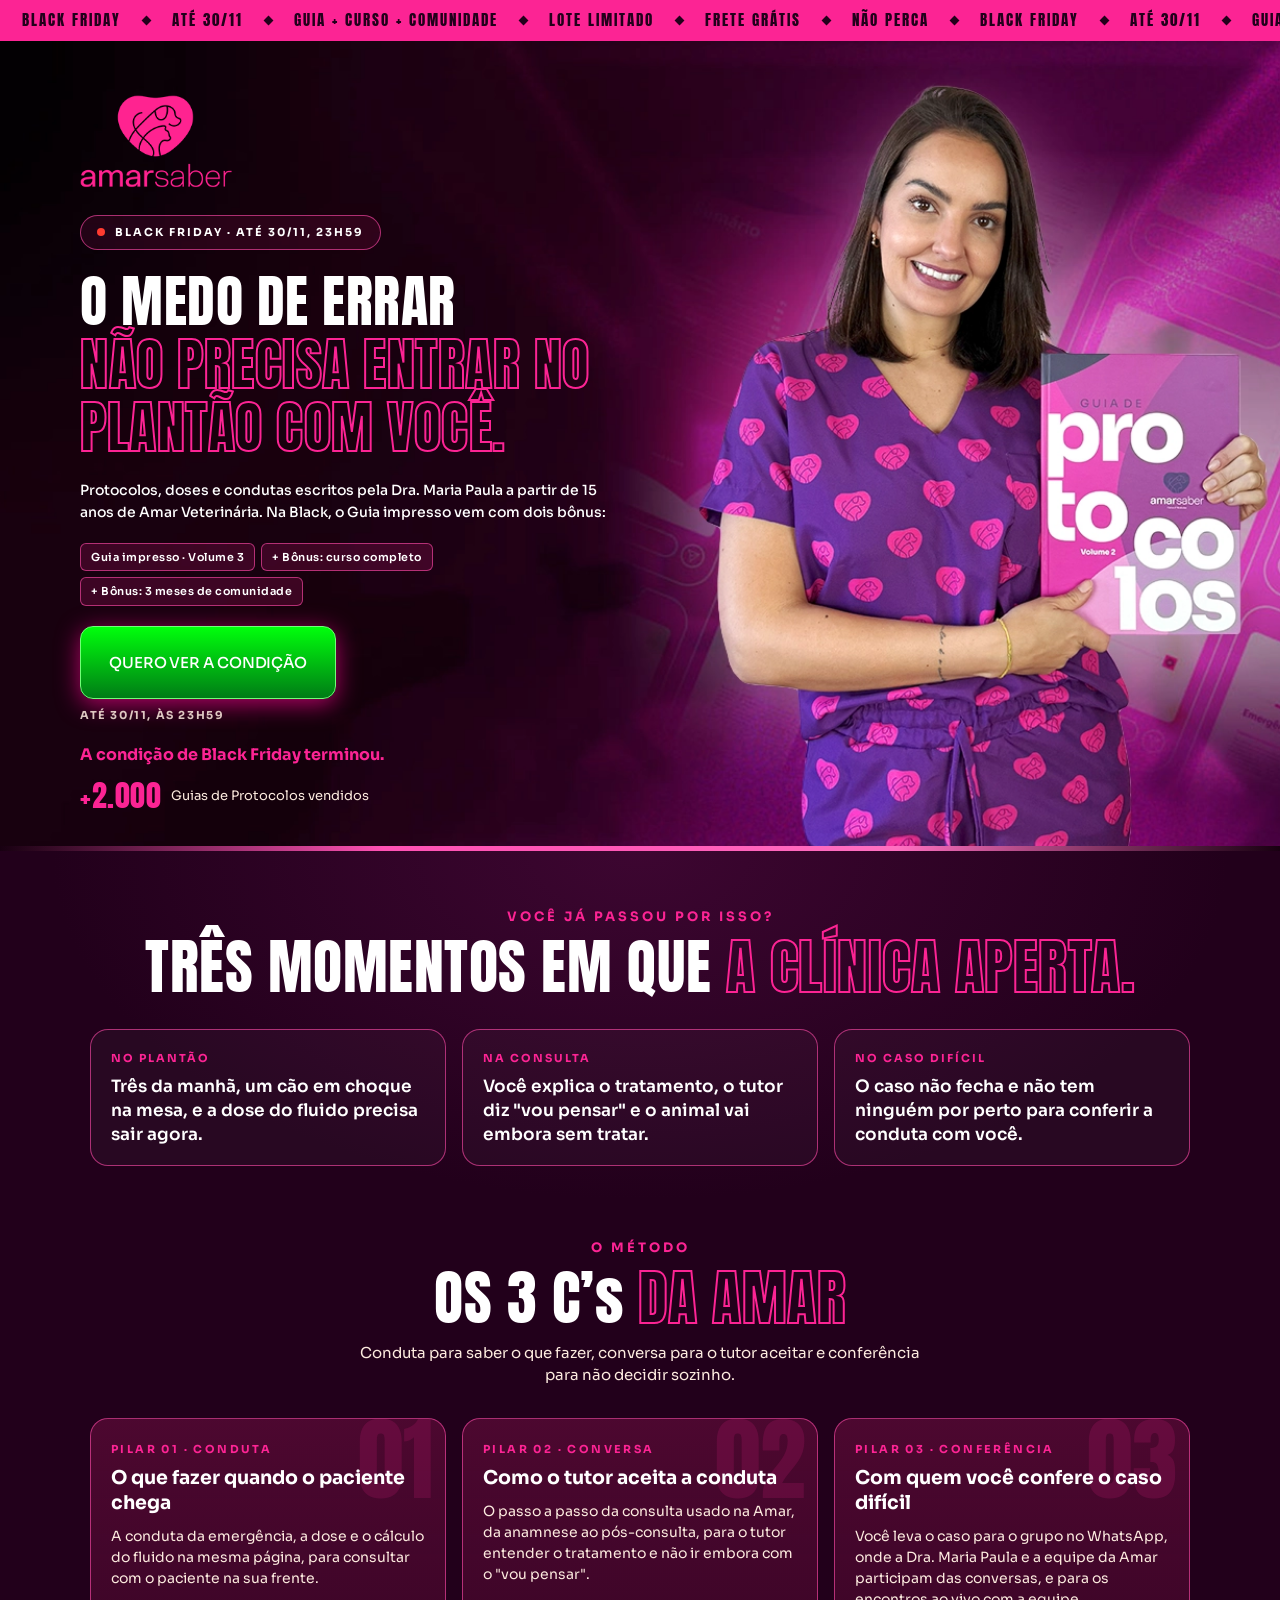
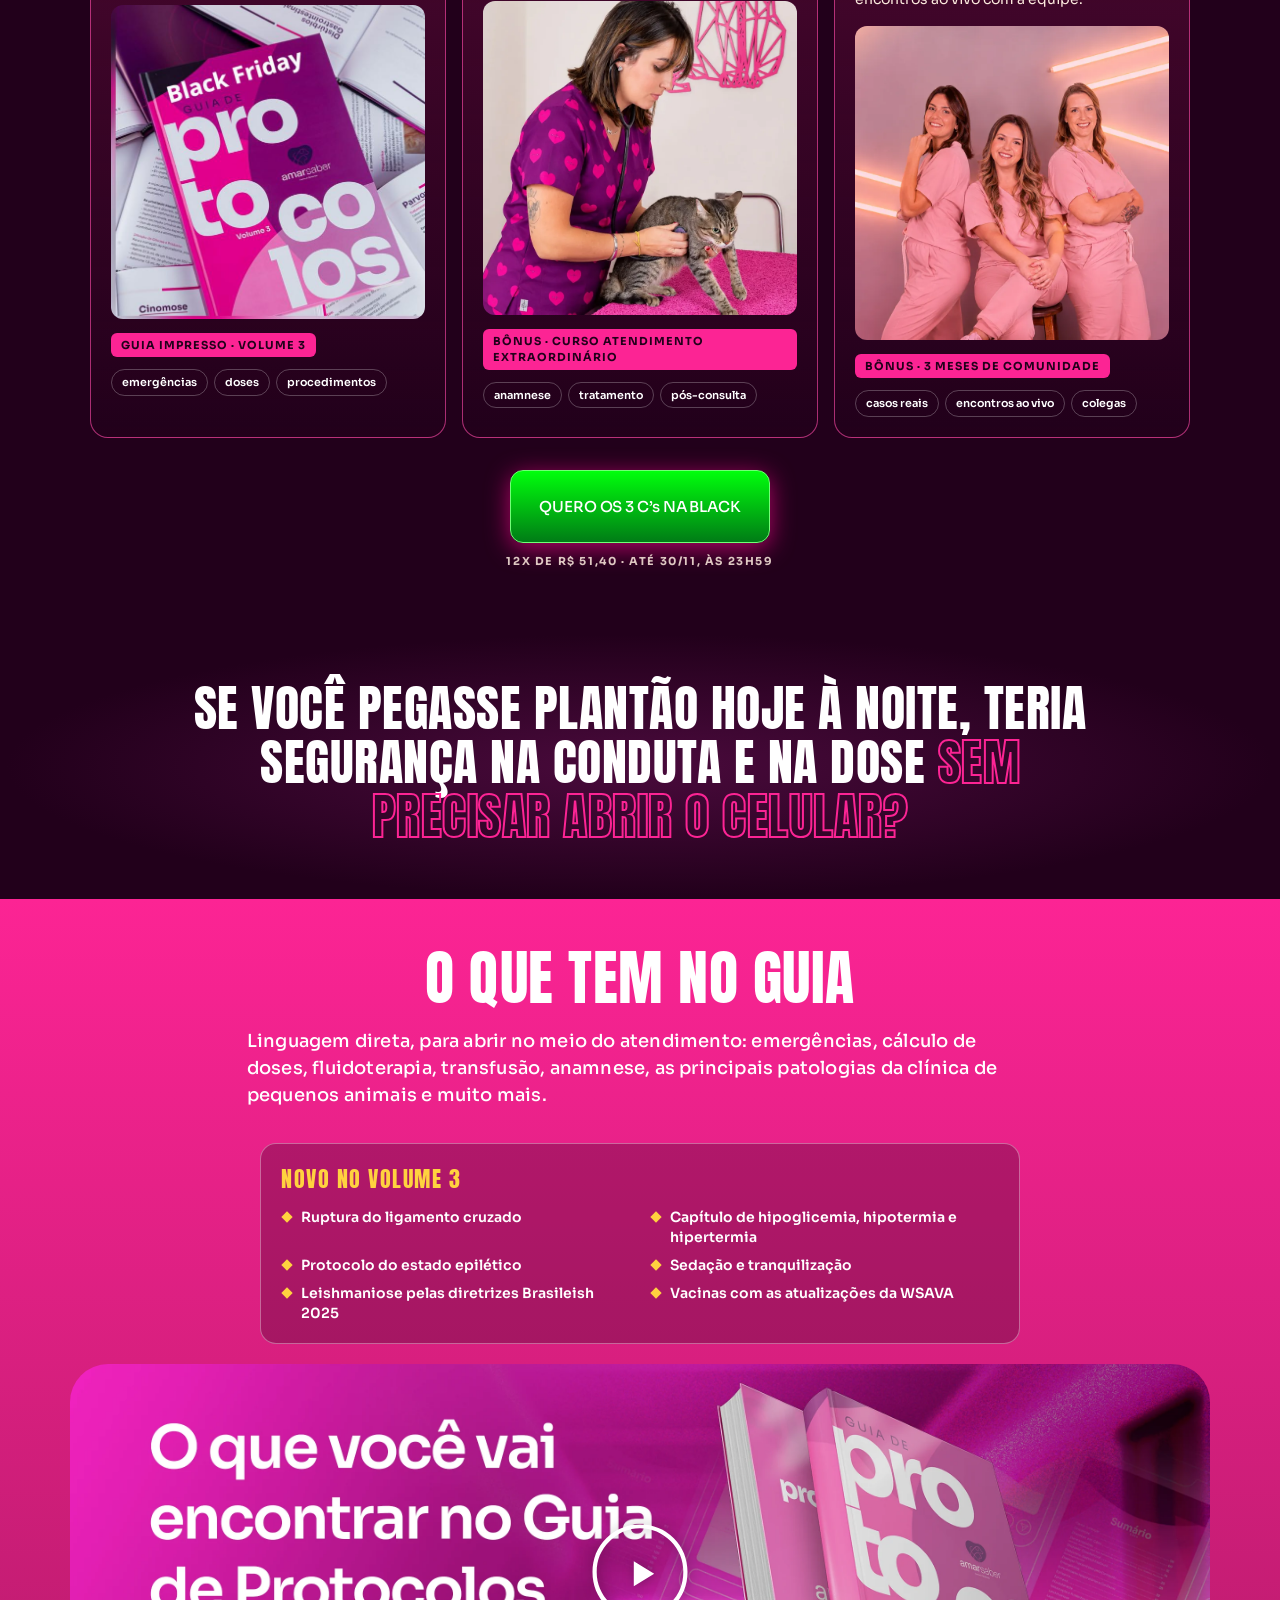
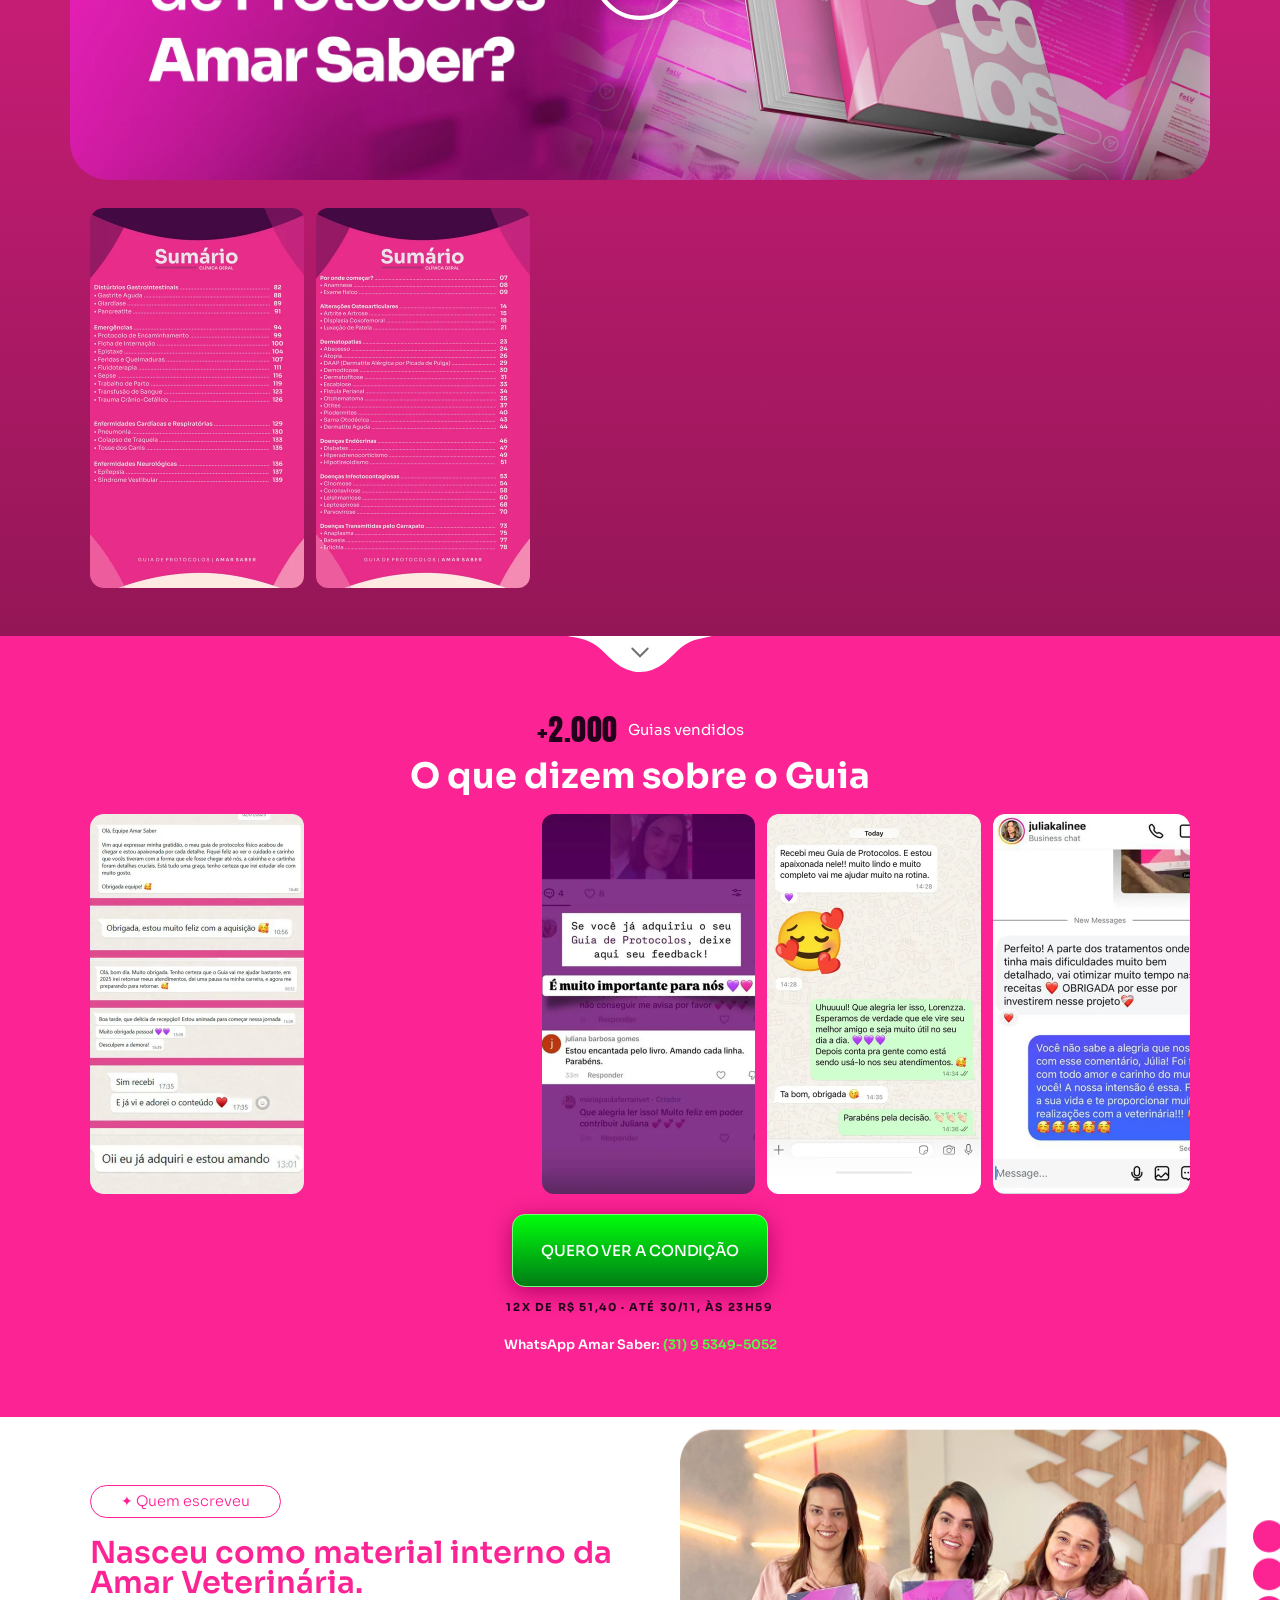
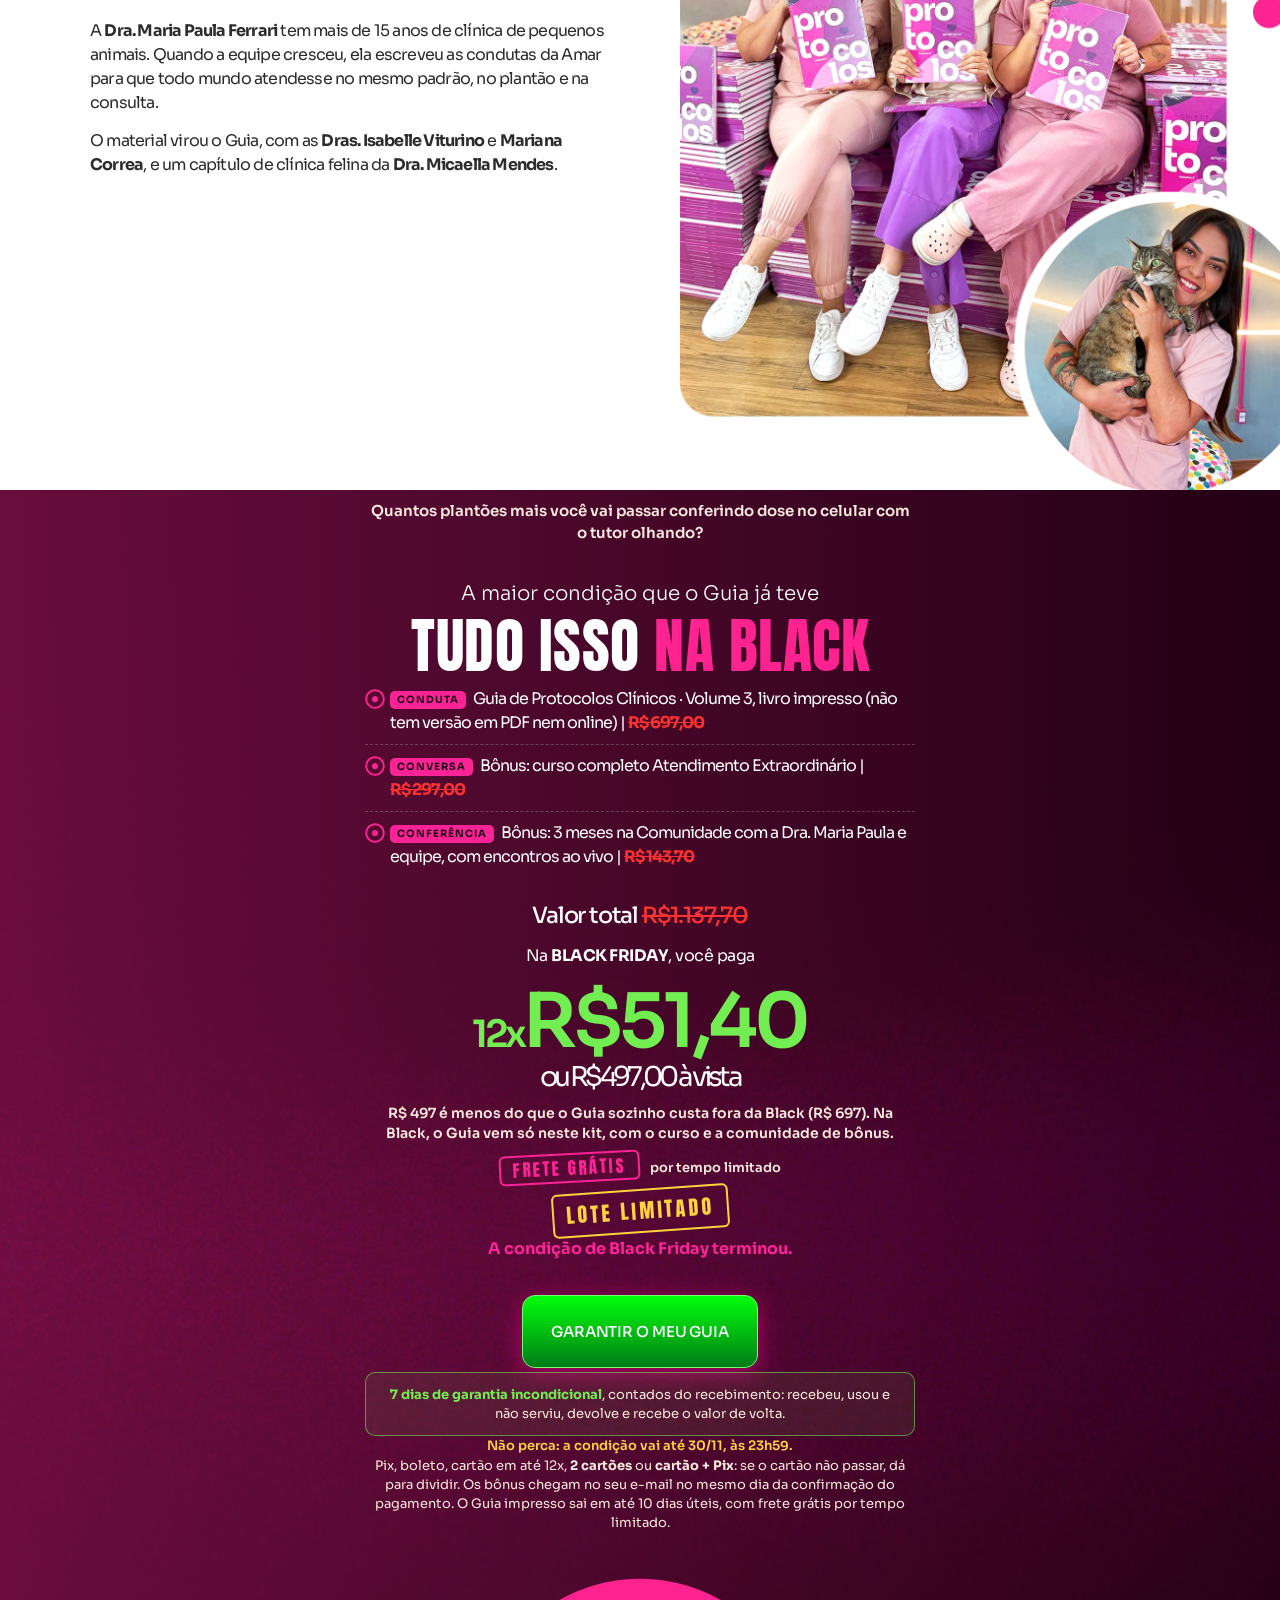
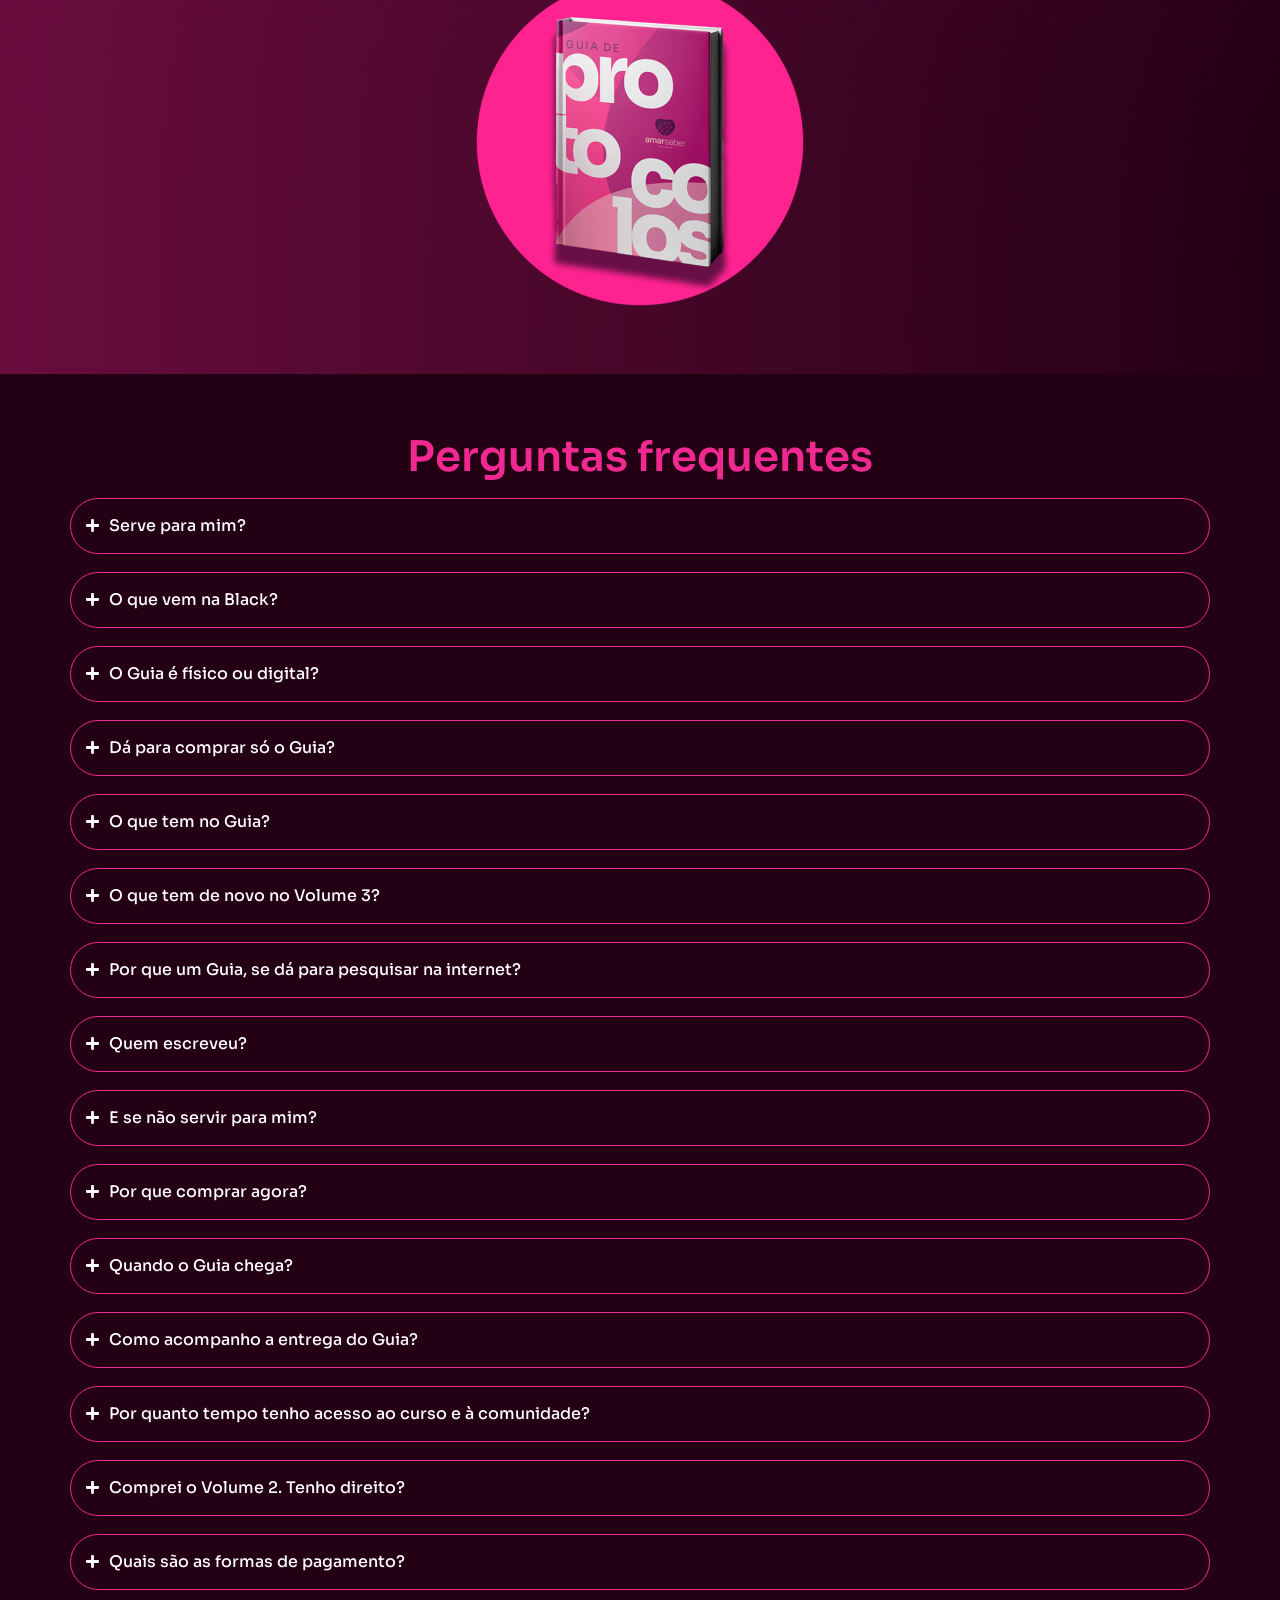
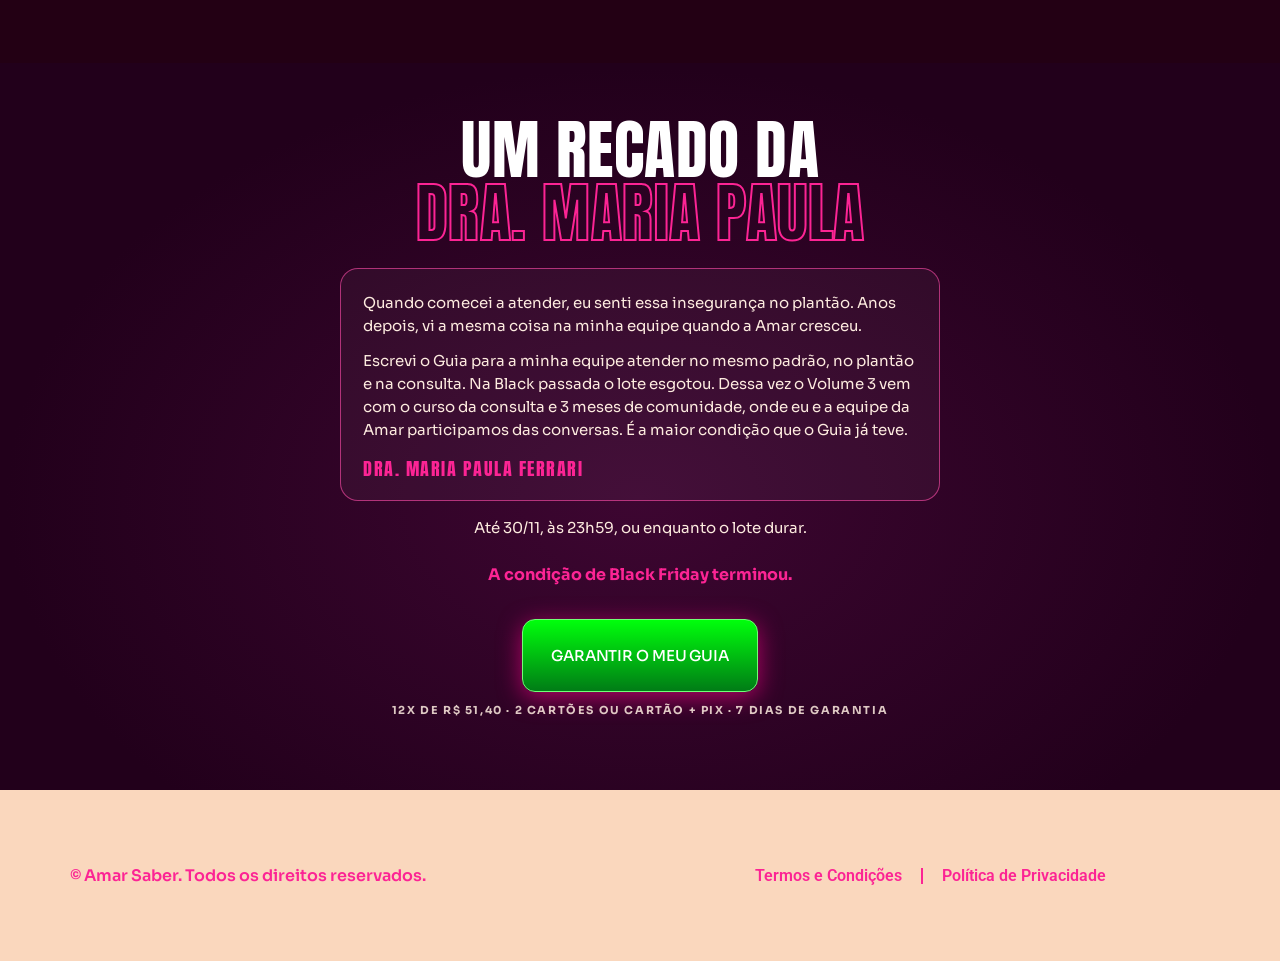
<file: index.html>
<!doctype html>
<html lang="pt-BR">
<head>
  <meta charset="utf-8">
  <meta name="viewport" content="width=device-width, initial-scale=1.0, viewport-fit=cover">
  <title>Black Friday – Guia de Protocolos Clínicos Volume 3 – Amar Saber</title>
  <meta name="description" content="Guia de Protocolos Amar Saber: as principais patologias, emergências e protocolos da clínica de pequenos animais. Condição exclusiva de Black Friday.">
  <!-- noindex até a abertura pública da Black Friday (o link sai primeiro no grupo VIP em 10/11) -->
  <meta name="robots" content="noindex, max-image-preview:large">

  <!-- Compartilhamento (WhatsApp, Facebook, etc.) -->
  <meta property="og:type" content="website">
  <meta property="og:title" content="Black Friday – Guia de Protocolos Clínicos Volume 3 – Amar Saber">
  <meta property="og:description" content="A ferramenta definitiva para otimizar sua rotina clínica e aumentar sua confiança no atendimento!">
  <meta property="og:image" content="https://black.amarsaber.com.br/assets/img/og-guia.jpg">

  <link rel="icon" href="assets/img/favicon-150.png" sizes="32x32">
  <link rel="icon" href="assets/img/favicon-300.png" sizes="192x192">
  <link rel="apple-touch-icon" href="assets/img/favicon-300.png">

  <link rel="preconnect" href="https://fonts.googleapis.com">
  <link rel="preconnect" href="https://fonts.gstatic.com" crossorigin>
  <link rel="stylesheet" href="https://fonts.googleapis.com/css2?family=Anton&family=Sora:wght@300;400;500;600;700&family=Space+Grotesk:wght@600&family=Roboto:wght@600&display=swap">
  <link rel="stylesheet" href="assets/css/style.css">
  <!-- Componentes da Black (faixa, dores, selo, contador, barra fixa). O style.css é dividido com o /teste/. -->
  <link rel="stylesheet" href="assets/css/venda.css?v=20261109h">
  <link rel="stylesheet" href="assets/css/popup.css?v=20261109">

  <!-- ===== RASTREAMENTO =====
       IDs, eventos e regras ficam em assets/js/tracking.js (Meta Pixel, PostHog, Microsoft Clarity).
       Eventos do checkout (InitiateCheckout, AddPaymentInfo, Purchase) são enviados pela Yampi. -->
  <!-- Downsell: 1ª tentativa de sair (voltar) ou volta do checkout leva a /oferta-especial/ (1x por aba).
       Fica antes do tracking.js: na volta do checkout a LP sai sem enviar PageView/ViewContent de novo. -->
  <script src="assets/js/voltar.js" defer></script>
  <script src="assets/js/tracking.js" defer></script>
  <!-- Popup de objeção (09/11): cartão no canto com valor + garantia e WhatsApp. Regras em assets/js/popup.js -->
  <script src="assets/js/popup.js?v=20261109c" defer></script>
  <!-- Reta final (27/11), contadores até 30/11, barra fixa do celular e pílula de quem veio da live. -->
  <script src="assets/js/venda.js?v=20261110a" defer></script>
  <!-- UTMify: propaga utm_* e fbclid até o checkout. Script do painel UTMify (Integrações → UTMs → "Outra"). -->
  <script src="https://cdn.utmify.com.br/scripts/utms/latest.js" data-utmify-prevent-xcod-sck data-utmify-prevent-subids async defer></script>
</head>
<body>
  <noscript><img height="1" width="1" style="display:none" alt="" src="https://www.facebook.com/tr?id=1393732806282634&ev=PageView&noscript=1"></noscript>

  <!-- ===== FAIXA ROLANDO (fica fixa no topo) ===== -->
  <div class="vd-faixa" role="note" aria-label="Black Friday até 30/11. Guia, curso e comunidade. Lote limitado. Frete grátis por tempo limitado.">
    <div class="vd-faixa__trilha" aria-hidden="true">
      <div class="vd-faixa__grupo"><span>Black Friday</span><span>Até 30/11</span><span>Guia + curso + comunidade</span><span>Lote limitado</span><span>Frete grátis</span><span>Não perca</span><span>Black Friday</span><span>Até 30/11</span><span>Guia + curso + comunidade</span><span>Lote limitado</span><span>Frete grátis</span><span>Não perca</span></div>
      <div class="vd-faixa__grupo"><span>Black Friday</span><span>Até 30/11</span><span>Guia + curso + comunidade</span><span>Lote limitado</span><span>Frete grátis</span><span>Não perca</span><span>Black Friday</span><span>Até 30/11</span><span>Guia + curso + comunidade</span><span>Lote limitado</span><span>Frete grátis</span><span>Não perca</span></div>
    </div>
  </div>

  <!-- ===== 1. HERO ===== -->
  <section class="hero" data-secao="hero">
    <div class="container hero__inner">
      <div class="hero__content">
        <img class="hero__logo" src="assets/img/logo-amarsaber.png" width="254" height="152" alt="Amar Saber">
        <!-- venda.js troca o texto para quem chega da live ou do Grupo VIP (pela UTM) -->
        <p class="vd-pill" data-pill><span class="vd-pill__dot" aria-hidden="true"></span>Black Friday · até 30/11, 23h59</p>
        <!-- H1 (09/11): dor da insegurança, opção escolhida pelo Mateus -->
        <h1 class="hero__title vd-anton"><span>O medo de errar</span> <span class="vd-contorno">não precisa entrar no plantão com você.</span></h1>
        <p class="hero__lead">Protocolos, doses e condutas escritos pela Dra. Maria Paula a partir de 15 anos de Amar Veterinária. Na Black, o Guia impresso vem com dois bônus:</p>
        <ul class="vd-itens">
          <li>Guia impresso · Volume 3</li>
          <li>+ Bônus: curso completo</li>
          <li>+ Bônus: 3 meses de comunidade</li>
          <!-- Frete grátis e Sala VIP saíram do hero em 09/11 para o botão subir; os dois seguem na oferta -->
        </ul>


        <div><a class="btn" href="#secao-oferta" data-cta="hero">QUERO VER A CONDIÇÃO</a></div>
        <!-- Hero sem preço (decisão de 09/11): a etiqueta só leva o prazo -->
        <p class="vd-etiqueta">Até 30/11, às 23h59</p>
        <!-- Abaixo do botão desde 09/11. Até 26/11: selo. De 27/11 em diante (reta final): contador. Datas em assets/js/venda.js -->
        <p class="vd-lote" data-antes-reta><b>Lote limitado</b>Na última campanha o estoque esgotou.</p>
        <div class="vd-contador" data-reta data-contador hidden>
          <p class="vd-contador__rotulo" data-antes>Reta final: a condição termina em</p>
          <div class="vd-contador__grade" data-antes>
            <span><b data-unidade="dias">00</b>dias</span><span><b data-unidade="horas">00</b>horas</span><span><b data-unidade="min">00</b>min</span><span><b data-unidade="seg">00</b>seg</span>
          </div>
          <p class="vd-contador__fim" data-fim role="status" hidden>A condição de Black Friday terminou.</p>
        </div>
        <p class="vd-prova"><b>+2.000</b>Guias de Protocolos vendidos</p>
        <img class="vd-hero__foto" src="assets/img/hero-mobile-recorte.webp" width="800" height="680" alt="Dra. Maria Paula com o Guia de Protocolos">
      </div>
      <div class="hero__spacer"></div>
    </div>
  </section>

  <!-- ===== 2. DORES (só a dor; a solução de cada uma está no pilar correspondente da seção 2b) ===== -->
  <section class="vd-dores" data-secao="dores">
    <p class="vd-kicker">Você já passou por isso?</p>
    <h2 class="vd-h2 vd-anton">Três momentos em que <span class="vd-contorno">a clínica aperta.</span></h2>
    <ul class="vd-dores__lista">
      <li class="vd-dor">
        <div class="vd-dor__dor"><p class="vd-dor__tag">No plantão</p><p class="vd-dor__texto">Três da manhã, um cão em choque na mesa, e a dose do fluido precisa sair agora.</p></div>
      </li>
      <li class="vd-dor">
        <div class="vd-dor__dor"><p class="vd-dor__tag">Na consulta</p><p class="vd-dor__texto">Você explica o tratamento, o tutor diz "vou pensar" e o animal vai embora sem tratar.</p></div>
      </li>
      <li class="vd-dor">
        <div class="vd-dor__dor"><p class="vd-dor__tag">No caso difícil</p><p class="vd-dor__texto">O caso não fecha e não tem ninguém por perto para conferir a conduta com você.</p></div>
      </li>
    </ul>
  </section>

  <!-- ===== 2b. MÉTODO: OS 3 C’s DA AMAR (09/11, modelado da "Tríade" da Balbi). Cada pilar resolve uma dor da seção 2
       e corresponde a um item da oferta: Conduta = Guia, Conversa = curso, Conferência = comunidade. ===== -->
  <section class="vd-metodo" data-secao="metodo">
    <p class="vd-kicker">O método</p>
    <h2 class="vd-h2 vd-anton">Os 3 C<span class="vd-min">’s</span> <span class="vd-contorno">da Amar</span></h2>
    <p class="vd-metodo__lead">Conduta para saber o que fazer, conversa para o tutor aceitar e conferência para não decidir sozinho.</p>
    <ol class="vd-pilares">
      <li class="vd-pilar">
        <span class="vd-pilar__num" aria-hidden="true">01</span>
        <p class="vd-pilar__rotulo">Pilar 01 · Conduta</p>
        <h3 class="vd-pilar__titulo">O que fazer quando o paciente chega</h3>
        <p class="vd-pilar__texto">A conduta da emergência, a dose e o cálculo do fluido na mesma página, para consultar com o paciente na sua frente.</p>
        <img class="vd-pilar__foto" src="assets/img/grupo-vip.jpg" width="640" height="641" alt="Guia de Protocolos Volume 3 sobre páginas abertas" loading="lazy">
        <p class="vd-pilar__item">Guia impresso · Volume 3</p>
        <ul class="vd-pilar__tags"><li>emergências</li><li>doses</li><li>procedimentos</li></ul>
      </li>
      <li class="vd-pilar">
        <span class="vd-pilar__num" aria-hidden="true">02</span>
        <p class="vd-pilar__rotulo">Pilar 02 · Conversa</p>
        <h3 class="vd-pilar__titulo">Como o tutor aceita a conduta</h3>
        <p class="vd-pilar__texto">O passo a passo da consulta usado na Amar, da anamnese ao pós-consulta, para o tutor entender o tratamento e não ir embora com o "vou pensar".</p>
        <img class="vd-pilar__foto" src="assets/img/pilar-conversa.webp" width="800" height="800" alt="Veterinária da Amar examinando um gato na mesa de atendimento" loading="lazy">
        <p class="vd-pilar__item">Bônus · Curso Atendimento Extraordinário</p>
        <ul class="vd-pilar__tags"><li>anamnese</li><li>tratamento</li><li>pós-consulta</li></ul>
      </li>
      <li class="vd-pilar">
        <span class="vd-pilar__num" aria-hidden="true">03</span>
        <p class="vd-pilar__rotulo">Pilar 03 · Conferência</p>
        <h3 class="vd-pilar__titulo">Com quem você confere o caso difícil</h3>
        <p class="vd-pilar__texto">Você leva o caso para o grupo no WhatsApp, onde a Dra. Maria Paula e a equipe da Amar participam das conversas, e para os encontros ao vivo com a equipe.</p>
        <img class="vd-pilar__foto" src="assets/img/pilar-conferencia.webp" width="800" height="800" alt="Veterinárias da equipe da Amar" loading="lazy">
        <p class="vd-pilar__item">Bônus · 3 meses de Comunidade</p>
        <ul class="vd-pilar__tags"><li>casos reais</li><li>encontros ao vivo</li><li>colegas</li></ul>
      </li>
    </ol>
    <div class="vd-centro vd-centro--coluna">
      <a class="btn" href="#secao-oferta" data-cta="metodo">QUERO OS 3 C’s NA BLACK</a>
      <p class="vd-etiqueta">12x de R$ 51,40 · até 30/11, às 23h59</p>
    </div>
  </section>

  <!-- ===== 2c. IDENTIDADE (09/11): a dor da insegurança, para quem começa e para quem já tem anos de plantão ===== -->
  <section class="vd-identidade" data-secao="identidade">
    <p class="vd-identidade__texto vd-anton">Se você pegasse plantão hoje à noite, teria segurança na conduta e na dose <span class="vd-contorno">sem precisar abrir o celular?</span></p>
  </section>

  <!-- ===== 3. O QUE TEM NO GUIA: VÍDEO + SUMÁRIO ===== -->
  <section class="o-que-e" data-secao="o-que-e">
    <div class="container o-que-e__inner">
      <h2 class="vd-h2 vd-anton">O que tem no Guia</h2>
      <div class="o-que-e__text">
        <p>Linguagem direta, para abrir no meio do atendimento: emergências, cálculo de doses, fluidoterapia, transfusão, anamnese, as principais patologias da clínica de pequenos animais e muito mais.</p>
      </div>
      <!-- Novidades do Volume 3 (fonte: PDF de atualizações do Volume 2 para o 3) -->
      <div class="vd-novo">
        <p class="vd-novo__titulo">Novo no Volume 3</p>
        <ul class="vd-novo__lista">
          <li>Ruptura do ligamento cruzado</li>
          <li>Capítulo de hipoglicemia, hipotermia e hipertermia</li>
          <li>Protocolo do estado epilético</li>
          <li>Sedação e tranquilização</li>
          <li>Leishmaniose pelas diretrizes Brasileish 2025</li>
          <li>Vacinas com as atualizações da WSAVA</li>
        </ul>
      </div>
      <!-- Para trocar o vídeo, altere o ID do YouTube em data-youtube -->
      <div class="video" data-youtube="kdBDKVW_Wo4">
        <button class="video__cover" type="button" aria-label="Reproduzir vídeo" style="background-image:url(assets/img/capa-video.webp)">
          <svg class="video__play" viewBox="0 0 1000 1000" aria-hidden="true"><path d="M838 162C746 71 633 25 500 25 371 25 258 71 163 162 71 254 25 367 25 500 25 633 71 746 163 837 254 929 367 979 500 979 633 979 746 933 838 837 929 746 975 633 975 500 975 367 929 254 838 162M808 192C892 279 933 379 933 500 933 621 892 725 808 808 725 892 621 938 500 938 379 938 279 896 196 808 113 725 67 621 67 500 67 379 108 279 196 192 279 108 383 62 500 62 621 62 721 108 808 192M438 392V642L642 517 438 392Z"/></svg>
        </button>
      </div>

      <!-- Fotos do Guia (09/11): mesma fileira rolando dos depoimentos (.vd-marquee), no celular e no computador. -->
      <div class="vd-marquee vd-marquee--guia gallery" aria-label="Páginas do Guia">
        <div class="vd-marquee__trilha">
          <a href="assets/img/sumario-a.png"><img src="assets/img/fileira/sumario-a.webp" width="540" height="760" alt="Sumário do Guia" loading="lazy" decoding="async"></a>
          <a href="assets/img/sumario-b.png"><img src="assets/img/fileira/sumario-b.webp" width="540" height="760" alt="Sumário do Guia" loading="lazy" decoding="async"></a>
          <a href="assets/img/sumario-c.png"><img src="assets/img/fileira/sumario-c.webp" width="540" height="760" alt="Sumário do Guia" loading="lazy" decoding="async"></a>
          <a href="assets/img/sumario-d.png"><img src="assets/img/fileira/sumario-d.webp" width="540" height="760" alt="Sumário do Guia" loading="lazy" decoding="async"></a>
          <a href="assets/img/pagina-1.jpg"><img src="assets/img/fileira/pagina-1.webp" width="538" height="760" alt="Página do Guia" loading="lazy" decoding="async"></a>
          <a href="assets/img/pagina-3.jpg"><img src="assets/img/fileira/pagina-3.webp" width="538" height="760" alt="Página do Guia" loading="lazy" decoding="async"></a>
          <a href="assets/img/pagina-2.jpg"><img src="assets/img/fileira/pagina-2.webp" width="538" height="760" alt="Página do Guia" loading="lazy" decoding="async"></a>
          <a href="assets/img/sumario-a.png" tabindex="-1" aria-hidden="true"><img src="assets/img/fileira/sumario-a.webp" width="540" height="760" alt="" loading="lazy" decoding="async"></a>
          <a href="assets/img/sumario-b.png" tabindex="-1" aria-hidden="true"><img src="assets/img/fileira/sumario-b.webp" width="540" height="760" alt="" loading="lazy" decoding="async"></a>
          <a href="assets/img/sumario-c.png" tabindex="-1" aria-hidden="true"><img src="assets/img/fileira/sumario-c.webp" width="540" height="760" alt="" loading="lazy" decoding="async"></a>
          <a href="assets/img/sumario-d.png" tabindex="-1" aria-hidden="true"><img src="assets/img/fileira/sumario-d.webp" width="540" height="760" alt="" loading="lazy" decoding="async"></a>
          <a href="assets/img/pagina-1.jpg" tabindex="-1" aria-hidden="true"><img src="assets/img/fileira/pagina-1.webp" width="538" height="760" alt="" loading="lazy" decoding="async"></a>
          <a href="assets/img/pagina-3.jpg" tabindex="-1" aria-hidden="true"><img src="assets/img/fileira/pagina-3.webp" width="538" height="760" alt="" loading="lazy" decoding="async"></a>
          <a href="assets/img/pagina-2.jpg" tabindex="-1" aria-hidden="true"><img src="assets/img/fileira/pagina-2.webp" width="538" height="760" alt="" loading="lazy" decoding="async"></a>
        </div>
      </div>
    </div>
  </section>

  <!-- ===== 4. DEPOIMENTOS ===== -->
  <section class="provas" data-secao="provas">
    <div class="container provas__inner">
      <img class="provas__arrow" src="assets/img/seta-separadora.svg" width="224" height="55" alt="">
      <p class="vd-prova vd-prova--rosa"><b>+2.000</b>Guias vendidos</p>
      <h2 class="section-title section-title--sm">O que dizem sobre o Guia</h2>

      <!-- Depoimentos (09/11): uma fileira só, rolando sem parar; para com o mouse em cima. A lista vem 2x para o loop
           não ter emenda (a 2ª cópia fica escondida de leitor de tela). O clique abre o lightbox do main.js (.gallery a). -->
      <div class="vd-marquee gallery" aria-label="Depoimentos">
        <div class="vd-marquee__trilha">
          <a href="assets/img/depoimento-1.jpg"><img src="assets/img/fileira/depoimento-1.webp" width="428" height="760" alt="Depoimento de quem usa o Guia" loading="lazy" decoding="async"></a>
          <a href="assets/img/depoimento-6.jpg"><img src="assets/img/fileira/depoimento-6.webp" width="428" height="760" alt="Depoimento de quem usa o Guia" loading="lazy" decoding="async"></a>
          <a href="assets/img/depoimento-2.jpg"><img src="assets/img/fileira/depoimento-2.webp" width="428" height="760" alt="Depoimento de quem usa o Guia" loading="lazy" decoding="async"></a>
          <a href="assets/img/depoimento-5.jpg"><img src="assets/img/fileira/depoimento-5.webp" width="428" height="760" alt="Depoimento de quem usa o Guia" loading="lazy" decoding="async"></a>
          <a href="assets/img/depoimento-3.jpg"><img src="assets/img/fileira/depoimento-3.webp" width="428" height="760" alt="Depoimento de quem usa o Guia" loading="lazy" decoding="async"></a>
          <a href="assets/img/depoimento-4.jpg"><img src="assets/img/fileira/depoimento-4.webp" width="428" height="760" alt="Depoimento de quem usa o Guia" loading="lazy" decoding="async"></a>
          <a href="assets/img/depoimento-1.jpg" tabindex="-1" aria-hidden="true"><img src="assets/img/fileira/depoimento-1.webp" width="428" height="760" alt="" loading="lazy" decoding="async"></a>
          <a href="assets/img/depoimento-6.jpg" tabindex="-1" aria-hidden="true"><img src="assets/img/fileira/depoimento-6.webp" width="428" height="760" alt="" loading="lazy" decoding="async"></a>
          <a href="assets/img/depoimento-2.jpg" tabindex="-1" aria-hidden="true"><img src="assets/img/fileira/depoimento-2.webp" width="428" height="760" alt="" loading="lazy" decoding="async"></a>
          <a href="assets/img/depoimento-5.jpg" tabindex="-1" aria-hidden="true"><img src="assets/img/fileira/depoimento-5.webp" width="428" height="760" alt="" loading="lazy" decoding="async"></a>
          <a href="assets/img/depoimento-3.jpg" tabindex="-1" aria-hidden="true"><img src="assets/img/fileira/depoimento-3.webp" width="428" height="760" alt="" loading="lazy" decoding="async"></a>
          <a href="assets/img/depoimento-4.jpg" tabindex="-1" aria-hidden="true"><img src="assets/img/fileira/depoimento-4.webp" width="428" height="760" alt="" loading="lazy" decoding="async"></a>
        </div>
      </div>

      <div class="center"><a class="btn" href="#secao-oferta" data-cta="provas">QUERO VER A CONDIÇÃO</a></div>
      <p class="vd-etiqueta">12x de R$ 51,40 · até 30/11, às 23h59</p>
      <p class="provas__whats">WhatsApp Amar Saber: <a href="https://api.whatsapp.com/send?phone=5531953495052">(31) 9 5349-5052</a></p>
    </div>
  </section>

  <!-- ===== 5. AUTORAS ===== -->
  <section class="autoras" data-secao="autoras">
    <div class="container autoras__inner">
      <div class="autoras__row">
        <div class="autoras__col">
          <div class="badge">✦ Quem escreveu</div>
          <h2 class="autoras__title">Nasceu como material interno da Amar Veterinária.</h2>
          <div class="autoras__text">
            <p>A <strong>Dra. Maria Paula Ferrari</strong> tem mais de 15 anos de clínica de pequenos animais. Quando a equipe cresceu, ela escreveu as condutas da Amar para que todo mundo atendesse no mesmo padrão, no plantão e na consulta.</p>
            <p>O material virou o Guia, com as <strong>Dras. Isabelle Viturino</strong> e <strong>Mariana Correa</strong>, e um capítulo de clínica felina da <strong>Dra. Micaella Mendes</strong>.</p>
          </div>
        </div>
        <div class="autoras__col autoras__col--img">
          <img src="assets/img/autoras.webp" width="1292" height="1348" alt="Dra. Maria Paula Ferrari e equipe com o Guia de Protocolos" loading="lazy">
        </div>
      </div>
    </div>
  </section>

  <!-- ===== 6. OFERTA ===== -->
  <section class="oferta" id="secao-oferta" data-secao="oferta">
    <div class="container oferta__inner">
      <div class="oferta__col">
        <!-- Dor antes do preço (09/11) -->
        <p class="vd-oferta__dor">Quantos plantões mais você vai passar conferindo dose no celular com o tutor olhando?</p>
        <p class="oferta__kicker">A maior condição que o Guia já teve</p>
        <h2 class="oferta__title vd-anton">Tudo isso <span class="rosa">na Black</span></h2>

        <!-- Itens da oferta: edite nome e valor "de". Prefixo = pilar dos 3 C’s (seção 2b) -->
        <ul class="oferta__list">
          <li><span class="vd-c">Conduta</span> Guia de Protocolos Clínicos · Volume 3, livro impresso (não tem versão em PDF nem online) | <b class="red">R$ 697,00</b></li>
          <li><span class="vd-c">Conversa</span> Bônus: curso completo Atendimento Extraordinário | <b class="red">R$&nbsp;297,00</b></li>
          <li><span class="vd-c">Conferência</span> Bônus: 3 meses na Comunidade com a Dra. Maria Paula e equipe, com encontros ao vivo | <b class="red">R$&nbsp;143,70</b></li>
        </ul>

        <p class="oferta__total">Valor total <span class="red">R$1.137,70</span></p>
        <p class="oferta__but">Na <strong>BLACK FRIDAY</strong>, você paga</p>
        <p class="oferta__price"><span>12x</span>R$51,40</p>
        <p class="oferta__cash">ou R$497,00 à vista</p>
        <!-- Âncora principal da live (LIVE-ROTEIRO.md, Valor, âncora e CTA, item 6) -->
        <p class="vd-ancora">R$ 497 é menos do que o Guia sozinho custa fora da Black (R$ 697). Na Black, o Guia vem só neste kit, com o curso e a comunidade de bônus.</p>
        <p class="vd-frete"><b>Frete grátis</b>por tempo limitado</p>
        <!-- Formação para os 10 primeiros da live (decisão de 10/11): aparece de 10/11 20h até 11/11 0h (CONFIG em venda.js) -->
        <p class="vd-frete" data-formacao10 hidden><b>+ Formação completa</b>para os 10 primeiros pedidos pagos</p>
        <p class="vd-selo">Lote limitado</p>

        <div class="vd-contador vd-contador--centro" data-reta data-contador hidden>
          <p class="vd-contador__rotulo" data-antes>A condição termina em</p>
          <div class="vd-contador__grade" data-antes>
            <span><b data-unidade="dias">00</b>dias</span><span><b data-unidade="horas">00</b>horas</span><span><b data-unidade="min">00</b>min</span><span><b data-unidade="seg">00</b>seg</span>
          </div>
          <p class="vd-contador__fim" data-fim role="status" hidden>A condição de Black Friday terminou.</p>
        </div>

        <!-- Link do checkout -->
        <div class="center"><a class="btn" href="https://pay.kiwify.com.br/t4PJOip" data-cta="oferta">GARANTIR O MEU GUIA</a></div>
        <!-- Garantia (09/11): mesmo texto da live (LIVE-ROTEIRO.md, pitch bloco 7). Frete de volta só no FAQ. -->
        <p class="vd-garantia"><b>7 dias de garantia incondicional</b>, contados do recebimento: recebeu, usou e não serviu, devolve e recebe o valor de volta.</p>
        <p class="vd-oferta__urg">Não perca: a condição vai até 30/11, às 23h59.</p>
        <p class="vd-oferta__pag">Pix, boleto, cartão em até 12x, <b>2 cartões</b> ou <b>cartão + Pix</b>: se o cartão não passar, dá para dividir. Os bônus chegam no seu e-mail no mesmo dia da confirmação do pagamento. O Guia impresso sai em até 10 dias úteis, com frete grátis por tempo limitado.</p>

        <img class="oferta__book" src="assets/img/livro-oferta.png" width="380" height="380" alt="Guia de Protocolos" loading="lazy">
      </div>
    </div>
  </section>

  <!-- ===== 7. FAQ (09/11: quebra objeção e aumenta valor percebido; o mesmo no /teste/) ===== -->
  <section class="faq" data-secao="faq">
    <div class="container faq__inner">
      <h2 class="faq__title">Perguntas frequentes</h2>
      <div class="faq__list">
        <details>
          <summary>Serve para mim?</summary>
          <div class="faq__answer"><p>Se você está <strong>começando</strong> (estudante ou recém-formado), é a base de conduta para entrar no plantão com mais segurança. Se você <strong>já atende</strong>, é a consulta rápida no meio do atendimento, com a conduta e a dose das principais doenças e emergências. Se você tem uma <strong>clínica</strong>, é o mesmo protocolo para toda a equipe e um material para treinar quem chega.</p></div>
        </details>
        <details>
          <summary>O que vem na Black?</summary>
          <div class="faq__answer"><p>O <strong>Guia de Protocolos Volume 3 impresso</strong> (R$ 697 fora da Black) e dois bônus: o <strong>curso Atendimento Extraordinário</strong>, com mais de 20 aulas e certificado (R$ 297), e <strong>3 meses na Comunidade</strong> com a Dra. Maria Paula e a equipe da Amar, com encontros ao vivo (R$ 143,70). Tudo soma R$ 1.137,70. Na Black, sai por R$ 497 à vista ou 12x de R$ 51,40, com frete grátis por tempo limitado.</p></div>
        </details>
        <details>
          <summary>O Guia é físico ou digital?</summary>
          <div class="faq__answer"><p><strong>Físico.</strong> O Guia é um livro impresso, enviado para o endereço que você informar na compra. Não existe versão do Guia em PDF nem online. Os bônus, o curso e a comunidade, chegam pelo e-mail da compra.</p></div>
        </details>
        <details>
          <summary>Dá para comprar só o Guia?</summary>
          <div class="faq__answer"><p>Na Black, o Guia vem só neste kit, com o curso e a comunidade de bônus, por R$ 497 à vista ou 12x de R$ 51,40. Fora da Black, o Guia sozinho custa R$ 697: o kit sai mais barato que o Guia avulso.</p></div>
        </details>
        <details>
          <summary>O que tem no Guia?</summary>
          <div class="faq__answer"><p>Emergências, cálculo de doses, fluidoterapia, transfusão, anamnese, as principais patologias da clínica de pequenos animais, um capítulo de clínica felina e muito mais. A linguagem é direta, para abrir no meio do atendimento e achar a conduta e a dose na mesma página.</p></div>
        </details>
        <details>
          <summary>O que tem de novo no Volume 3?</summary>
          <div class="faq__answer"><p>Ruptura do ligamento cruzado; hipoglicemia, hipotermia e hipertermia; estado epilético; sedação e tranquilização; leishmaniose pelas diretrizes Brasileish 2025; vacinas com as atualizações da WSAVA.</p></div>
        </details>
        <details>
          <summary>Por que um Guia, se dá para pesquisar na internet?</summary>
          <div class="faq__answer"><p>Na internet você encontra respostas diferentes e ainda precisa conferir a fonte com o paciente na mesa. O Guia reúne num lugar só as condutas que a equipe da Amar Veterinária usa no dia a dia, escritas pela Dra. Maria Paula a partir de 15 anos de clínica. E você consulta sem pegar o celular na frente do tutor.</p></div>
        </details>
        <details>
          <summary>Quem escreveu?</summary>
          <div class="faq__answer"><p>A <strong>Dra. Maria Paula Ferrari</strong>, com mais de 15 anos de clínica de pequenos animais, escreveu as condutas da Amar para a equipe atender no mesmo padrão. O material virou o Guia com as Dras. Isabelle Viturino e Mariana Correa, e um capítulo de clínica felina da Dra. Micaella Mendes. Já são mais de 2.000 Guias vendidos.</p></div>
        </details>
        <details>
          <summary>E se não servir para mim?</summary>
          <div class="faq__answer"><p>Você tem <strong>7 dias de garantia incondicional</strong>, contados do dia em que o Guia chega. Recebeu, usou e não serviu: devolve o Guia e recebe o valor de volta.</p></div>
        </details>
        <details>
          <summary>Por que comprar agora?</summary>
          <div class="faq__answer"><p>É a <strong>maior condição que o Guia já teve</strong>. Fora da Black, o Guia sozinho custa R$ 697, e o curso e a comunidade são vendidos à parte. A condição vai até 30/11, às 23h59, ou enquanto o lote durar. Na última Black, o estoque esgotou.</p></div>
        </details>
        <details>
          <summary>Quando o Guia chega?</summary>
          <div class="faq__answer"><p>O curso e a comunidade são online e liberam no mesmo dia da confirmação do pagamento, pelo e-mail que você usar na compra. O Guia é impresso e sai em até 10 dias úteis depois da confirmação do pagamento, com frete grátis por tempo limitado.</p></div>
        </details>
        <details>
          <summary>Como acompanho a entrega do Guia?</summary>
          <div class="faq__answer"><p>Assim que o Guia for postado, você recebe o <strong>código de rastreio no WhatsApp</strong> do número que informou na compra. Com ele, você acompanha a entrega até a sua casa.</p></div>
        </details>
        <details>
          <summary>Por quanto tempo tenho acesso ao curso e à comunidade?</summary>
          <div class="faq__answer"><p>O curso fica liberado por <strong>1 ano</strong> a partir do pagamento, no e-mail da compra. A comunidade no WhatsApp vale por <strong>3 meses</strong>, com encontros ao vivo com a equipe da Amar.</p></div>
        </details>
        <details>
          <summary>Comprei o Volume 2. Tenho direito?</summary>
          <div class="faq__answer"><p>Quem comprou o Volume 2 já recebeu as atualizações em PDF. O Volume 3 completo é impresso e, nesta Black, vem com o curso Atendimento Extraordinário e 3 meses de comunidade de bônus.</p></div>
        </details>
        <details>
          <summary>Quais são as formas de pagamento?</summary>
          <div class="faq__answer"><p>Cartão de crédito em até 12x de R$ 51,40 (menos de R$ 1,69 por dia), ou R$ 497 à vista no Pix ou no boleto.</p></div>
        </details>
      </div>
    </div>
  </section>

  <!-- ===== 8. FECHAMENTO: recado da Dra. em 1ª pessoa (09/11, texto aprovado pelo Mateus). Botão direto ao checkout. ===== -->
  <section class="vd-fechamento" data-secao="fechamento">
    <h2 class="vd-fechamento__title vd-fechamento__title--recado vd-anton"><span>Um recado da</span> <span class="vd-contorno">Dra. Maria Paula</span></h2>
    <div class="vd-recado">
      <p>Quando comecei a atender, eu senti essa insegurança no plantão. Anos depois, vi a mesma coisa na minha equipe quando a Amar cresceu.</p>
      <p>Escrevi o Guia para a minha equipe atender no mesmo padrão, no plantão e na consulta. Na Black passada o lote esgotou. Dessa vez o Volume 3 vem com o curso da consulta e 3 meses de comunidade, onde eu e a equipe da Amar participamos das conversas. É a maior condição que o Guia já teve.</p>
      <p class="vd-assinatura">Dra. Maria Paula Ferrari</p>
    </div>
    <p class="vd-fechamento__lead">Até 30/11, às 23h59, ou enquanto o lote durar.</p>
    <p class="vd-lote vd-lote--centro" data-antes-reta><b>Lote limitado</b>Na última campanha o estoque esgotou.</p>
    <div class="vd-contador vd-contador--centro" data-reta data-contador hidden>
      <div class="vd-contador__grade" data-antes>
        <span><b data-unidade="dias">00</b>dias</span><span><b data-unidade="horas">00</b>horas</span><span><b data-unidade="min">00</b>min</span><span><b data-unidade="seg">00</b>seg</span>
      </div>
      <p class="vd-contador__fim" data-fim role="status" hidden>A condição de Black Friday terminou.</p>
    </div>
    <div class="vd-centro vd-centro--coluna">
      <a class="btn" href="https://pay.kiwify.com.br/t4PJOip" data-cta="fechamento">GARANTIR O MEU GUIA</a>
      <p class="vd-etiqueta">12x de R$ 51,40 · 2 cartões ou cartão + Pix · 7 dias de garantia</p>
    </div>
  </section>

  <!-- ===== RODAPÉ ===== -->
  <footer class="footer">
    <div class="container footer__inner">
      <p class="footer__copy">© Amar Saber. Todos os direitos reservados.</p>
      <nav class="footer__nav" aria-label="Rodapé">
        <a href="https://amarsaber.com.br/termos-e-condicoes/">Termos e Condições</a>
        <a href="https://amarsaber.com.br/politica-de-privacidade/">Política de Privacidade</a>
      </nav>
    </div>
  </footer>

  <!-- ===== BARRA FIXA (celular): aparece depois do hero e some na oferta. Sem preço. ===== -->
  <div class="vd-barra is-oculta" data-contador>
    <p class="vd-barra__tempo">
      <!-- Barra (09/11): texto fixo até faltarem 7 dias; depois, contador até 30/11 (CONFIG.barraContador em venda.js) -->
      <span data-barra-antes>Lote limitado<b>Condição acaba em breve</b></span>
      <span data-barra-reta hidden>A Black termina em<b data-curto>--</b></span>
    </p>
    <a class="btn" href="#secao-oferta" data-cta="barra">VER A CONDIÇÃO</a>
  </div>

  <script src="assets/js/main.js?v=20261109f"></script>
</body>
</html>
</file>
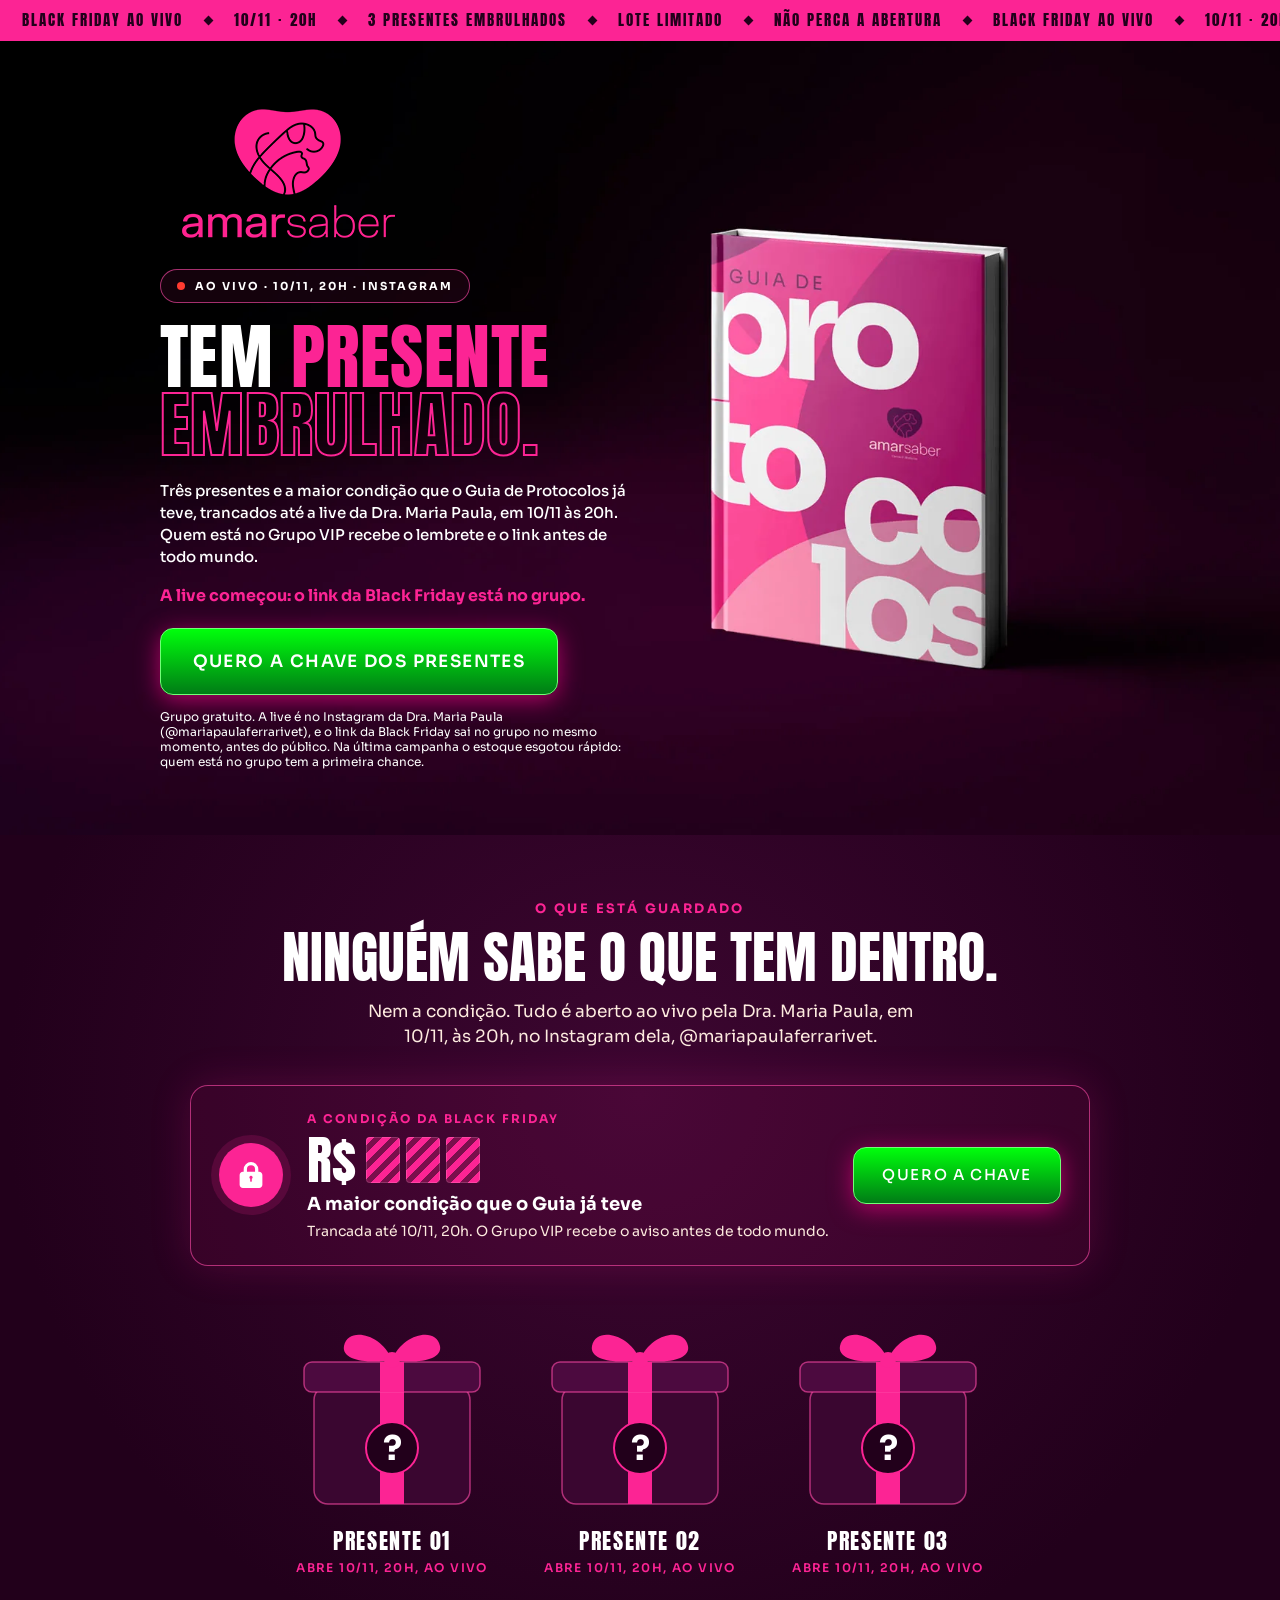
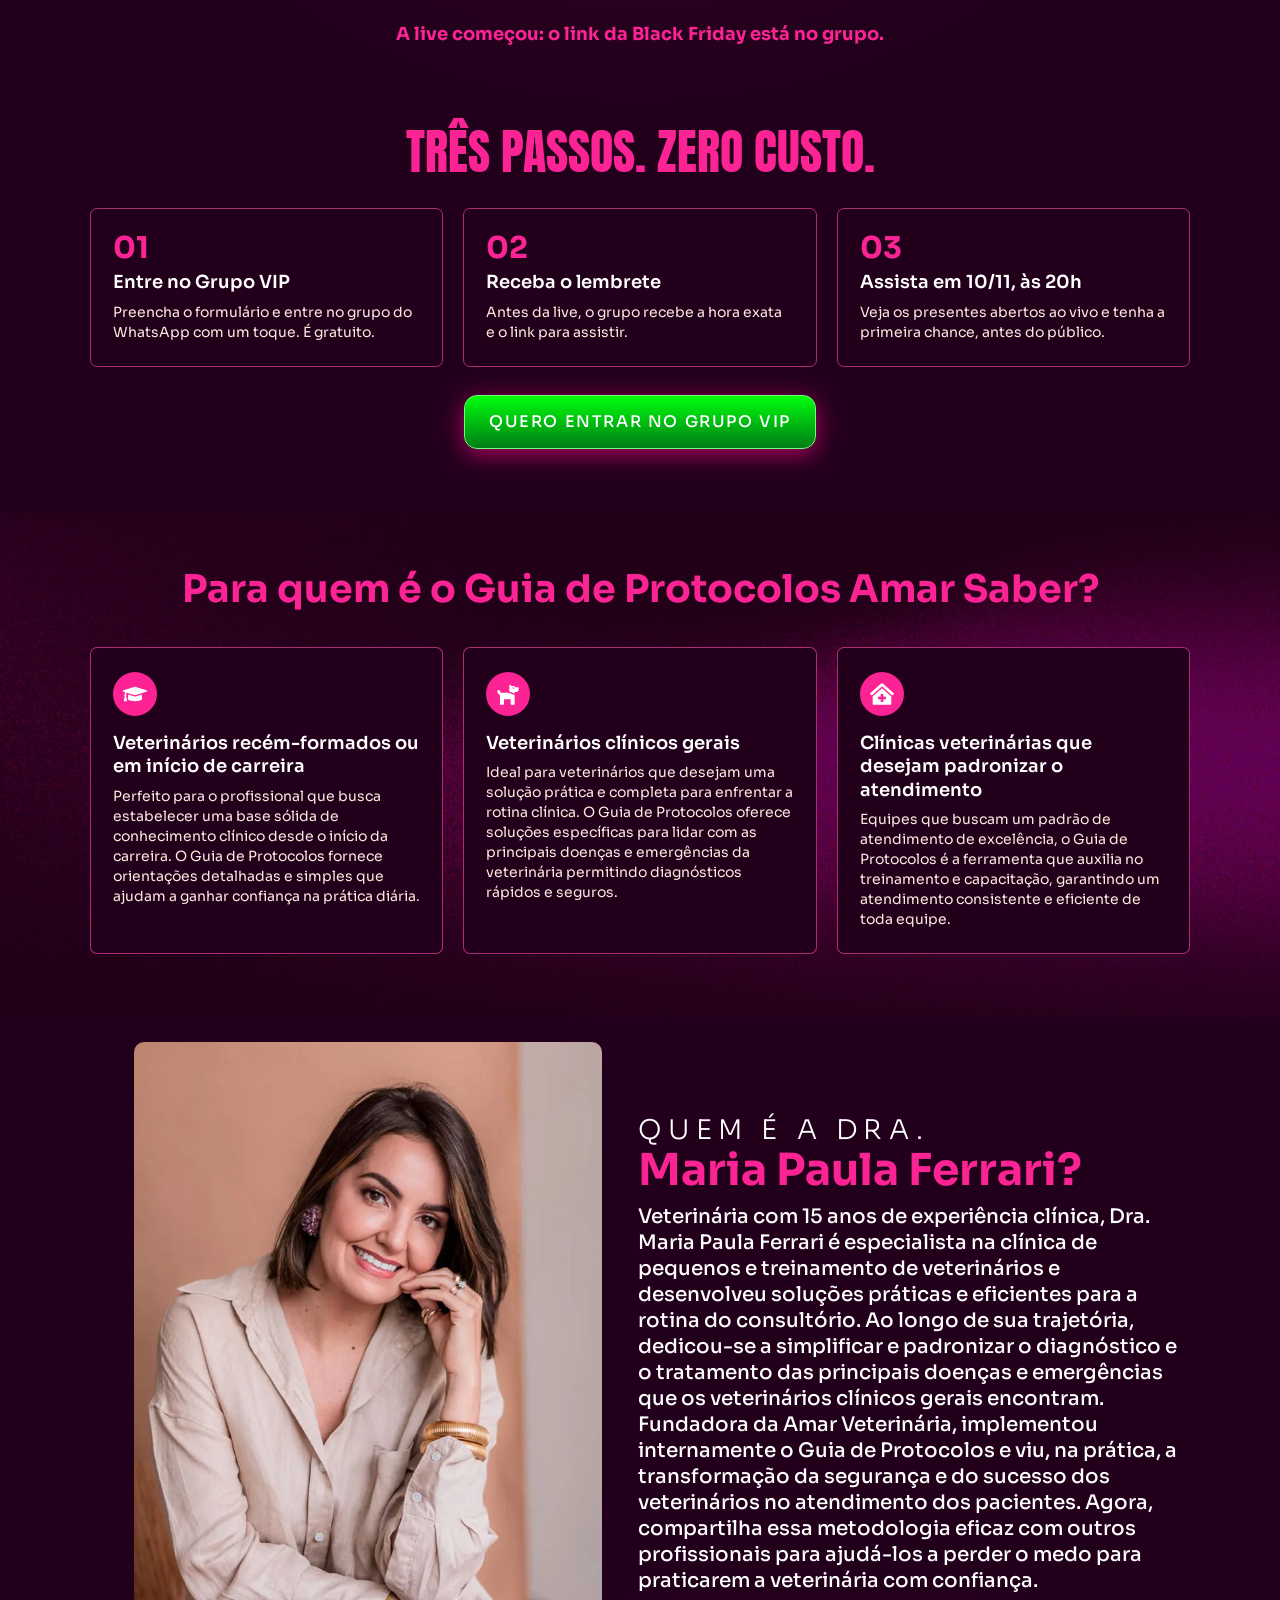
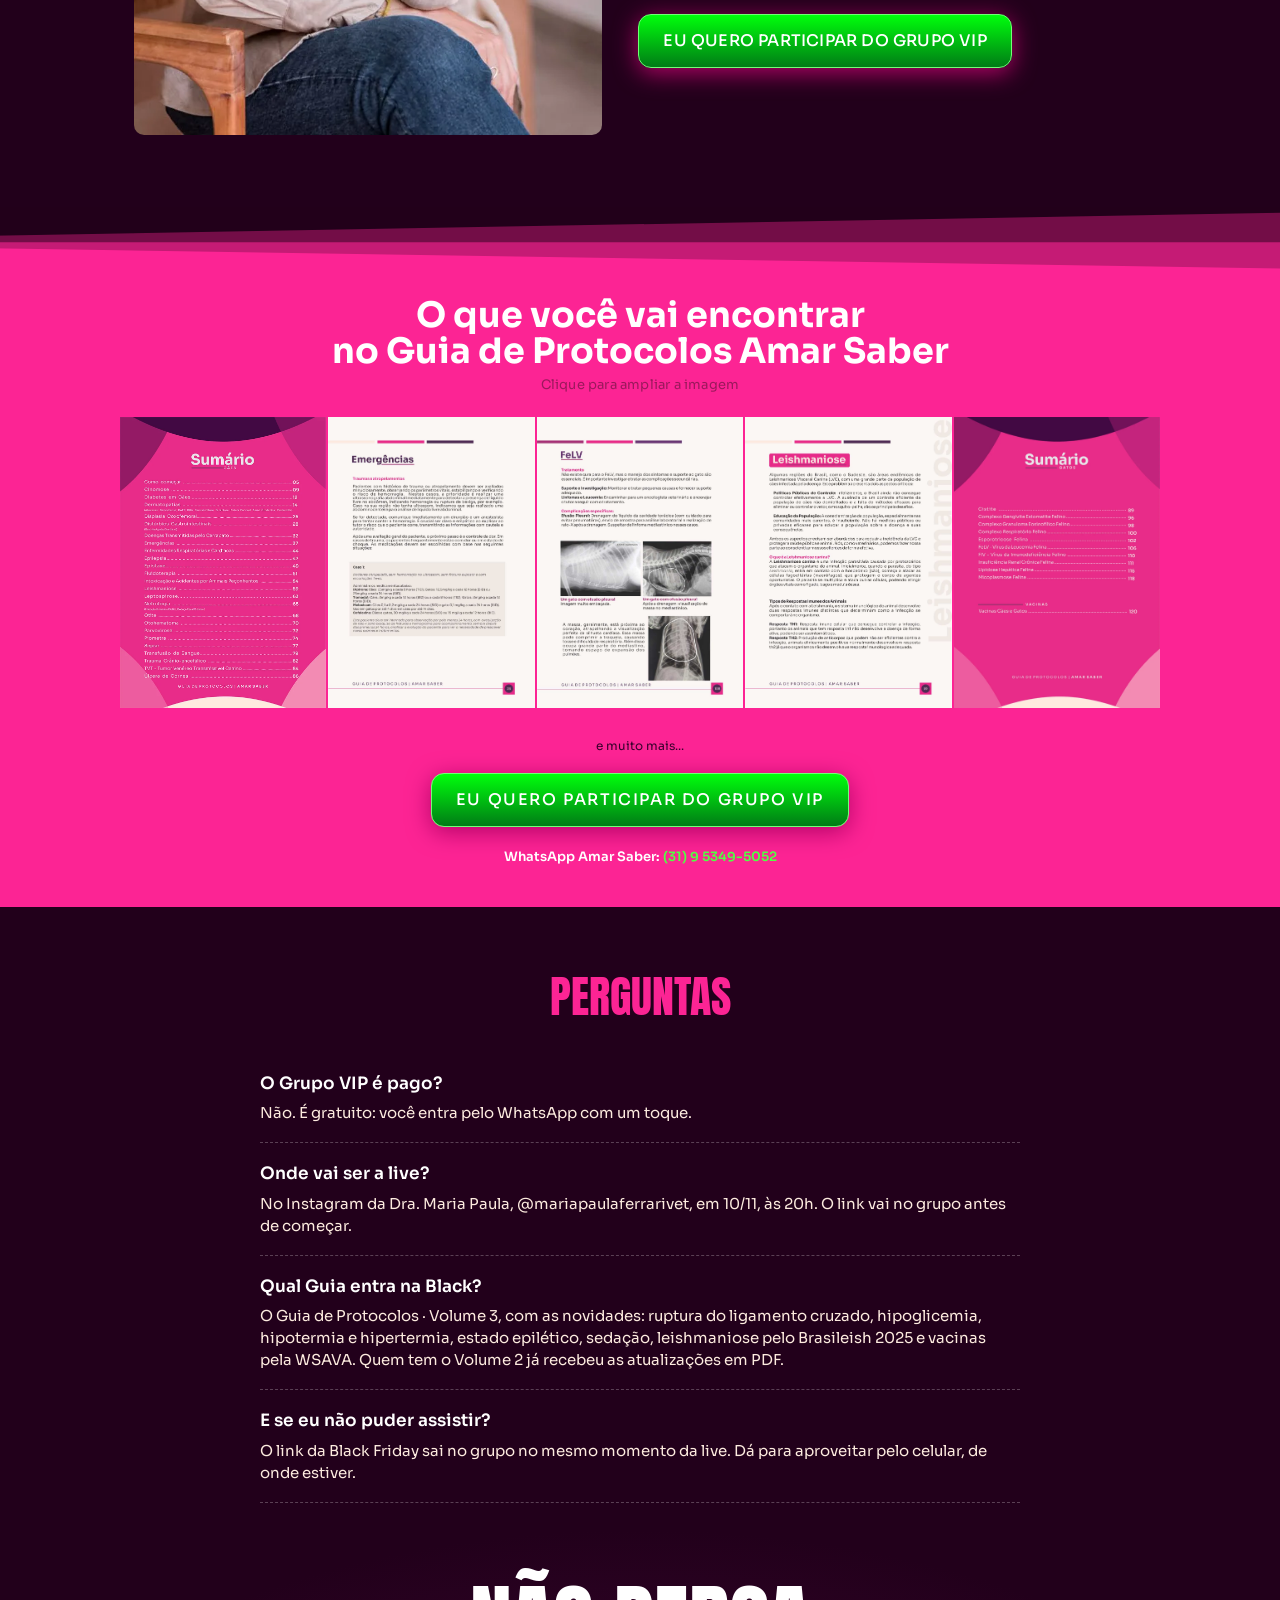
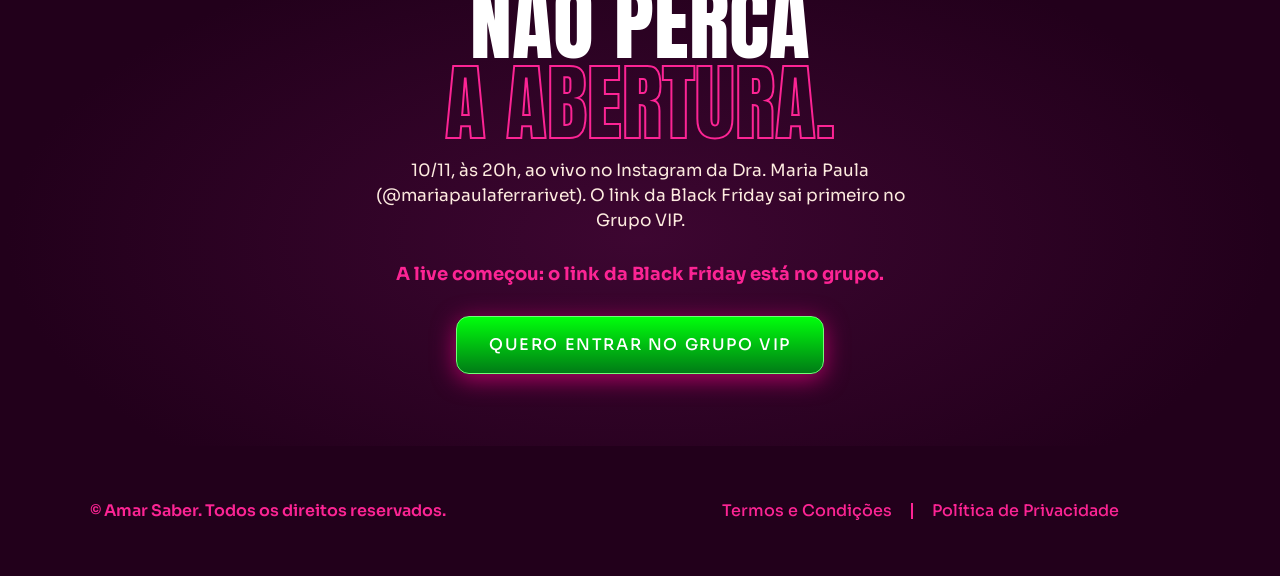
<file: acesso-antecipado/index.html>
<!doctype html>
<html lang="pt-BR">
<head>
  <meta charset="utf-8">
  <meta name="viewport" content="width=device-width, initial-scale=1.0, viewport-fit=cover">
  <title>Acesso antecipado Black Friday – Guia de Protocolos – Amar Saber</title>
  <meta name="description" content="Black Friday do Guia de Protocolos ao vivo: três presentes e a maior condição que o Guia já teve, abertos pela Dra. Maria Paula em 10/11, às 20h. Entre no Grupo VIP e receba o link antes de todo mundo.">

  <!-- Compartilhamento (WhatsApp, Facebook, etc.) -->
  <meta property="og:type" content="website">
  <meta property="og:title" content="Acesso antecipado Black Friday – Guia de Protocolos – Amar Saber">
  <meta property="og:description" content="Três presentes embrulhados, abertos ao vivo em 10/11, às 20h. Entre no Grupo VIP e receba o link antes de todo mundo.">
  <meta property="og:image" content="https://black.amarsaber.com.br/assets/img/og-guia.jpg">

  <link rel="icon" href="../assets/img/favicon-150.png" sizes="32x32">
  <link rel="icon" href="../assets/img/favicon-300.png" sizes="192x192">
  <link rel="apple-touch-icon" href="../assets/img/favicon-300.png">

  <link rel="preconnect" href="https://fonts.googleapis.com">
  <link rel="preconnect" href="https://fonts.gstatic.com" crossorigin>
  <link rel="stylesheet" href="https://fonts.googleapis.com/css2?family=Anton&family=Sora:wght@300;400;500;600;700&family=Roboto:wght@400;600&display=swap">
  <link rel="stylesheet" href="../assets/css/captura.css?v=20261106">

  <!-- ===== VERSÃO DA PÁGINA =====
       O teste "página de 29/10 × página atual" (02/11 a 06/11) terminou: ficou a antiga (32,4% × 29,2% de visitante
       → lead no tráfego pago). O atributo continua para o tracking.js mandar pagina_versao = antiga e o captura.js
       gravar a coluna Variante_hero. -->
  <script>document.documentElement.setAttribute('data-pagina', 'antiga');</script>

  <!-- ===== RASTREAMENTO =====
       Meta Pixel, PostHog e Clarity: assets/js/tracking.js (o mesmo da LP).
       Formulário, envio ao n8n e evento Lead: assets/js/captura.js. -->
  <script src="../assets/js/tracking.js?v=20261106" defer></script>
  <script src="../assets/js/captura.js?v=20261106" defer></script>
  <!-- UTMify: guarda utm_* e fbclid (mesmo script da LP). -->
  <script src="https://cdn.utmify.com.br/scripts/utms/latest.js" data-utmify-prevent-xcod-sck data-utmify-prevent-subids async defer></script>
</head>
<body data-etapas="engajou,iniciou_form,virou_lead">
  <noscript><img height="1" width="1" style="display:none" alt="" src="https://www.facebook.com/tr?id=1393732806282634&ev=PageView&noscript=1"></noscript>

  <!-- Faixa da live (trilha duplicada para o loop não ter emenda) -->
  <div class="cap-faixa" role="note" aria-label="Black Friday ao vivo em 10/11, às 20h. Lote limitado.">
    <div class="cap-faixa__trilha" aria-hidden="true">
      <div class="cap-faixa__grupo"><span>Black Friday ao vivo</span><span>10/11 · 20h</span><span>3 presentes embrulhados</span><span>Lote limitado</span><span>Não perca a abertura</span><span>Black Friday ao vivo</span><span>10/11 · 20h</span><span>3 presentes embrulhados</span><span>Lote limitado</span><span>Não perca a abertura</span></div>
      <div class="cap-faixa__grupo"><span>Black Friday ao vivo</span><span>10/11 · 20h</span><span>3 presentes embrulhados</span><span>Lote limitado</span><span>Não perca a abertura</span><span>Black Friday ao vivo</span><span>10/11 · 20h</span><span>3 presentes embrulhados</span><span>Lote limitado</span><span>Não perca a abertura</span></div>
    </div>
  </div>

  <!-- ===== 1. HERO + FORMULÁRIO ===== -->
  <section class="cap-hero" id="topo" data-secao="hero">
    <div class="cap-container cap-hero__inner">
      <div class="cap-hero__content">
        <img class="cap-hero__logo" src="../assets/img/logo-amarsaber.png" width="254" height="152" alt="Amar Saber">
        <p class="cap-pill"><span class="cap-pill__dot" aria-hidden="true"></span>Ao vivo · 10/11, 20h · Instagram</p>
        <h1 class="cap-hero__title"><span>Tem <em>presente</em></span> <span class="cap-contorno">embrulhado.</span></h1>
        <p class="cap-hero__lead">Três presentes e a maior condição que o Guia de Protocolos já teve, trancados até a live da Dra. Maria Paula, em 10/11 às 20h. Quem está no Grupo VIP recebe o lembrete e o link antes de todo mundo.</p>

        <div class="cap-contador cap-contador--hero" data-contador="2026-11-10T20:00:00-03:00">
          <p class="cap-contador__rotulo" data-antes>Faltam para a live</p>
          <div class="cap-contador__grade" data-antes>
          <span><b data-unidade="dias">--</b>dias</span>
          <span><b data-unidade="horas">--</b>horas</span>
          <span><b data-unidade="min">--</b>min</span>
          <span><b data-unidade="seg">--</b>seg</span>
          </div>
          <p class="cap-contador__fim" data-fim role="status" hidden>A live começou: o link da Black Friday está no grupo.</p>
        </div>

        <a class="btn cap-hero__btn" href="#form-guia" data-cta="hero">QUERO A CHAVE DOS PRESENTES</a>

        <p class="cap-hero__note">Grupo gratuito. A live é no Instagram da Dra. Maria Paula (@mariapaulaferrarivet), e o link da Black Friday sai no grupo no mesmo momento, antes do público. Na última campanha o estoque esgotou rápido: quem está no grupo tem a primeira chance.</p>
        <!-- Só no celular: no desktop o livro já está no banner do fundo -->
        <img class="cap-hero__livro" src="../assets/img/captura/livro-mobile.webp" width="580" height="740" alt="Guia de Protocolos Amar Saber" loading="lazy">
      </div>
    </div>
  </section>

  <!-- ===== 2. O QUE ESTÁ GUARDADO (presentes trancados até a live) =====
       Os 3 presentes são reais: o curso Atendimento Extraordinário, 3 meses de comunidade e a própria condição
       (R$ 1.137,70 por R$ 497). O contador termina em 10/11 às 20h (assets/js/captura.js). -->
  <section class="cap-presentes" data-secao="presentes">
    <div class="cap-container">
      <p class="cap-presentes__kicker">O que está guardado</p>
      <h2 class="cap-presentes__title">Ninguém sabe o que tem dentro.</h2>
      <p class="cap-presentes__lead">Nem a condição. Tudo é aberto ao vivo pela Dra. Maria Paula, em 10/11, às 20h, no Instagram dela, @mariapaulaferrarivet.</p>

      <div class="cap-cofre">
        <span class="cap-cofre__icone"><svg viewBox="0 0 448 512" aria-hidden="true"><path d="M144 144v48h160v-48a80 80 0 0 0-160 0zm-64 48v-48a144 144 0 0 1 288 0v48h16c35.3 0 64 28.7 64 64v192c0 35.3-28.7 64-64 64H64c-35.3 0-64-28.7-64-64V256c0-35.3 28.7-64 64-64h16zm144 80a32 32 0 0 0-16 59.7V376a16 16 0 0 0 32 0v-44.3A32 32 0 0 0 224 272z"/></svg></span>
        <div class="cap-cofre__texto">
          <p class="cap-cofre__rotulo">A condição da Black Friday</p>
          <p class="cap-cofre__preco" role="img" aria-label="Preço revelado na live">R$<i></i><i></i><i></i></p>
          <p class="cap-cofre__valor">A maior condição que o Guia já teve</p>
          <p class="cap-cofre__nota">Trancada até 10/11, 20h. O Grupo VIP recebe o aviso antes de todo mundo.</p>
        </div>
        <a class="btn cap-cofre__btn" href="#form-guia" data-cta="presentes">QUERO A CHAVE</a>
      </div>

      <ul class="cap-presentes__lista">
          <li class="cap-presente">
            <button class="cap-presente__btn" type="button" data-presente="1">
              <svg class="cap-presente__caixa" viewBox="0 0 200 200" aria-hidden="true">
                <rect class="cap-presente__corpo" x="22" y="76" width="156" height="118" rx="14"/>
                <rect class="cap-presente__fita" x="88" y="76" width="24" height="118"/>
                <ellipse class="cap-presente__brilho" cx="100" cy="80" rx="74" ry="26"/>
                <circle class="cap-presente__selo" cx="100" cy="138" r="26"/>
                <text class="cap-presente__q" x="100" y="150" text-anchor="middle">?</text>
                <g class="cap-presente__topo">
                  <path class="cap-presente__laco" d="M100 50c-10-26-44-34-48-14-3 15 26 18 48 14zM100 50c10-26 44-34 48-14 3 15-26 18-48 14z"/>
                  <rect class="cap-presente__tampa" x="12" y="52" width="176" height="30" rx="8"/>
                  <rect class="cap-presente__fita" x="88" y="52" width="24" height="30"/>
                  <circle class="cap-presente__no" cx="100" cy="50" r="8"/>
                </g>
              </svg>
              <span class="cap-presente__nome">Presente 01</span>
              <span class="cap-presente__quando">Abre 10/11, 20h, ao vivo</span>
            </button>
          </li>
          <li class="cap-presente">
            <button class="cap-presente__btn" type="button" data-presente="2">
              <svg class="cap-presente__caixa" viewBox="0 0 200 200" aria-hidden="true">
                <rect class="cap-presente__corpo" x="22" y="76" width="156" height="118" rx="14"/>
                <rect class="cap-presente__fita" x="88" y="76" width="24" height="118"/>
                <ellipse class="cap-presente__brilho" cx="100" cy="80" rx="74" ry="26"/>
                <circle class="cap-presente__selo" cx="100" cy="138" r="26"/>
                <text class="cap-presente__q" x="100" y="150" text-anchor="middle">?</text>
                <g class="cap-presente__topo">
                  <path class="cap-presente__laco" d="M100 50c-10-26-44-34-48-14-3 15 26 18 48 14zM100 50c10-26 44-34 48-14 3 15-26 18-48 14z"/>
                  <rect class="cap-presente__tampa" x="12" y="52" width="176" height="30" rx="8"/>
                  <rect class="cap-presente__fita" x="88" y="52" width="24" height="30"/>
                  <circle class="cap-presente__no" cx="100" cy="50" r="8"/>
                </g>
              </svg>
              <span class="cap-presente__nome">Presente 02</span>
              <span class="cap-presente__quando">Abre 10/11, 20h, ao vivo</span>
            </button>
          </li>
          <li class="cap-presente">
            <button class="cap-presente__btn" type="button" data-presente="3">
              <svg class="cap-presente__caixa" viewBox="0 0 200 200" aria-hidden="true">
                <rect class="cap-presente__corpo" x="22" y="76" width="156" height="118" rx="14"/>
                <rect class="cap-presente__fita" x="88" y="76" width="24" height="118"/>
                <ellipse class="cap-presente__brilho" cx="100" cy="80" rx="74" ry="26"/>
                <circle class="cap-presente__selo" cx="100" cy="138" r="26"/>
                <text class="cap-presente__q" x="100" y="150" text-anchor="middle">?</text>
                <g class="cap-presente__topo">
                  <path class="cap-presente__laco" d="M100 50c-10-26-44-34-48-14-3 15 26 18 48 14zM100 50c10-26 44-34 48-14 3 15-26 18-48 14z"/>
                  <rect class="cap-presente__tampa" x="12" y="52" width="176" height="30" rx="8"/>
                  <rect class="cap-presente__fita" x="88" y="52" width="24" height="30"/>
                  <circle class="cap-presente__no" cx="100" cy="50" r="8"/>
                </g>
              </svg>
              <span class="cap-presente__nome">Presente 03</span>
              <span class="cap-presente__quando">Abre 10/11, 20h, ao vivo</span>
            </button>
          </li>
      </ul>

      <div class="cap-contador" data-contador="2026-11-10T20:00:00-03:00">
        <p class="cap-contador__rotulo" data-antes>Faltam para a live</p>
        <div class="cap-contador__grade" data-antes>
          <span><b data-unidade="dias">--</b>dias</span>
          <span><b data-unidade="horas">--</b>horas</span>
          <span><b data-unidade="min">--</b>min</span>
          <span><b data-unidade="seg">--</b>seg</span>
        </div>
        <p class="cap-contador__fim" data-fim role="status" hidden>A live começou: o link da Black Friday está no grupo.</p>
      </div>
    </div>
  </section>

  <!-- ===== 3. COMO PARTICIPAR ===== -->
  <section class="cap-passos" data-secao="como-participar">
    <div class="cap-container">
      <h2 class="cap-passos__title">Três passos. Zero custo.</h2>
      <ol class="cap-passos__lista">
        <li><b>Entre no Grupo VIP</b><span>Preencha o formulário e entre no grupo do WhatsApp com um toque. É gratuito.</span></li>
        <li><b>Receba o lembrete</b><span>Antes da live, o grupo recebe a hora exata e o link para assistir.</span></li>
        <li><b>Assista em 10/11, às 20h</b><span>Veja os presentes abertos ao vivo e tenha a primeira chance, antes do público.</span></li>
      </ol>
      <a class="btn cap-passos__btn" href="#form-guia" data-cta="passos">QUERO ENTRAR NO GRUPO VIP</a>
    </div>
  </section>

  <!-- ===== 4. PARA QUEM É ===== -->
  <section class="cap-para-quem" data-secao="para-quem">
    <div class="cap-container">
      <h2 class="cap-para-quem__title">Para quem é o Guia de Protocolos Amar Saber?</h2>
      <div class="cap-cards">
        <div class="cap-card">
          <span class="cap-card__icon"><svg viewBox="0 0 640 512" aria-hidden="true"><path d="M622.34 153.2L343.4 67.5c-15.2-4.67-31.6-4.67-46.79 0L17.66 153.2c-23.54 7.23-23.54 38.36 0 45.59l48.63 14.94c-10.67 13.19-17.23 29.28-17.88 46.9C38.78 266.15 32 276.11 32 288c0 10.78 5.68 19.85 13.86 25.65L20.33 428.53C18.11 438.52 25.71 448 35.94 448h56.11c10.24 0 17.84-9.48 15.62-19.47L82.14 313.65C90.32 307.85 96 298.78 96 288c0-11.57-6.47-21.25-15.66-26.87.76-15.02 8.44-28.3 20.69-36.72L296.6 284.5c9.06 2.78 26.44 6.25 46.79 0l278.95-85.7c23.55-7.24 23.55-38.36 0-45.6zM352.79 315.09c-28.53 8.76-52.84 3.92-65.59 0l-145.02-44.55L128 384c0 35.35 85.96 64 192 64s192-28.65 192-64l-14.18-113.47-145.03 44.56z"/></svg></span>
          <div>
            <h3 class="cap-card__title">Veterinários recém-formados ou em início de carreira</h3>
            <p class="cap-card__text">Perfeito para o profissional que busca estabelecer uma base sólida de conhecimento clínico desde o início da carreira. O Guia de Protocolos fornece orientações detalhadas e simples que ajudam a ganhar confiança na prática diária.</p>
          </div>
        </div>
        <div class="cap-card">
          <span class="cap-card__icon"><svg viewBox="0 0 576 512" aria-hidden="true"><path d="M298.06,224,448,277.55V496a16,16,0,0,1-16,16H368a16,16,0,0,1-16-16V384H192V496a16,16,0,0,1-16,16H112a16,16,0,0,1-16-16V282.09C58.84,268.84,32,233.66,32,192a32,32,0,0,1,64,0,32.06,32.06,0,0,0,32,32ZM544,112v32a64,64,0,0,1-64,64H448v35.58L320,197.87V48c0-14.25,17.22-21.39,27.31-11.31L374.59,64h53.63c10.91,0,23.75,7.92,28.62,17.69L464,96h64A16,16,0,0,1,544,112Zm-112,0a16,16,0,1,0-16,16A16,16,0,0,0,432,112Z"/></svg></span>
          <div>
            <h3 class="cap-card__title">Veterinários clínicos gerais</h3>
            <p class="cap-card__text">Ideal para veterinários que desejam uma solução prática e completa para enfrentar a rotina clínica. O Guia de Protocolos oferece soluções específicas para lidar com as principais doenças e emergências da veterinária permitindo diagnósticos rápidos e seguros.</p>
          </div>
        </div>
        <div class="cap-card">
          <span class="cap-card__icon"><svg viewBox="0 0 576 512" aria-hidden="true"><path d="M288 115L69.47 307.71c-1.62 1.46-3.69 2.14-5.47 3.35V496a16 16 0 0 0 16 16h416a16 16 0 0 0 16-16V311.1c-1.7-1.16-3.72-1.82-5.26-3.2zm96 261a8 8 0 0 1-8 8h-56v56a8 8 0 0 1-8 8h-48a8 8 0 0 1-8-8v-56h-56a8 8 0 0 1-8-8v-48a8 8 0 0 1 8-8h56v-56a8 8 0 0 1 8-8h48a8 8 0 0 1 8 8v56h56a8 8 0 0 1 8 8zm186.69-139.72l-255.94-226a39.85 39.85 0 0 0-53.45 0l-256 226a16 16 0 0 0-1.21 22.6L25.5 282.7a16 16 0 0 0 22.6 1.21L277.42 81.63a16 16 0 0 1 21.17 0L527.91 283.9a16 16 0 0 0 22.6-1.21l21.4-23.82a16 16 0 0 0-1.22-22.59z"/></svg></span>
          <div>
            <h3 class="cap-card__title">Clínicas veterinárias que desejam padronizar o atendimento</h3>
            <p class="cap-card__text">Equipes que buscam um padrão de atendimento de excelência, o Guia de Protocolos é a ferramenta que auxilia no treinamento e capacitação, garantindo um atendimento consistente e eficiente de toda equipe.</p>
          </div>
        </div>
      </div>
    </div>
  </section>

  <!-- ===== 5. QUEM É A DRA. ===== -->
  <section class="cap-dra" data-secao="dra">
    <div class="cap-container cap-dra__inner">
      <div class="cap-dra__img">
        <img src="../assets/img/captura/maria-paula.webp" width="692" height="1024" alt="Dra. Maria Paula Ferrari" loading="lazy">
      </div>
      <div class="cap-dra__content">
        <p class="cap-dra__kicker">QUEM É A DRA.</p>
        <h2 class="cap-dra__name">Maria Paula Ferrari?</h2>
        <p class="cap-dra__text">Veterinária com 15 anos de experiência clínica, Dra. Maria Paula Ferrari é especialista na clínica de pequenos e treinamento de veterinários e desenvolveu soluções práticas e eficientes para a rotina do consultório. Ao longo de sua trajetória, dedicou-se a simplificar e padronizar o diagnóstico e o tratamento das principais doenças e emergências que os veterinários clínicos gerais encontram. Fundadora da Amar Veterinária, implementou internamente o Guia de Protocolos e viu, na prática, a transformação da segurança e do sucesso dos veterinários no atendimento dos pacientes. Agora, compartilha essa metodologia eficaz com outros profissionais para ajudá-los a perder o medo para praticarem a veterinária com confiança.</p>
        <a class="btn cap-dra__btn" href="#form-guia" data-cta="dra">EU QUERO PARTICIPAR DO GRUPO VIP</a>
      </div>
    </div>
  </section>

  <!-- ===== 6. O QUE VOCÊ VAI ENCONTRAR ===== -->
  <section class="cap-sumario" data-secao="sumario">
    <svg class="cap-sumario__shape" viewBox="0 0 2600 131.1" preserveAspectRatio="none" aria-hidden="true">
      <path d="M0 0L2600 0 2600 69.1 0 0z"/>
      <path style="opacity:.5" d="M0 0L2600 0 2600 69.1 0 69.1z"/>
      <path style="opacity:.25" d="M2600 0L0 0 0 130.1 2600 69.1z"/>
    </svg>
    <div class="cap-container cap-sumario__inner">
      <h2 class="cap-sumario__title">O que você vai encontrar<br>no Guia de Protocolos Amar Saber</h2>
      <p class="cap-sumario__hint">Clique para ampliar a imagem</p>
      <div class="gallery cap-gallery">
        <a href="../assets/img/captura/sumario.webp"><img src="../assets/img/captura/sumario.webp" width="813" height="1150" alt="Sumário do Guia" loading="lazy"></a>
        <a href="../assets/img/pagina-1.jpg"><img src="../assets/img/pagina-1.jpg" width="993" height="1403" alt="Página do Guia: Emergências" loading="lazy"></a>
        <a href="../assets/img/pagina-3.jpg"><img src="../assets/img/pagina-3.jpg" width="993" height="1403" alt="Página do Guia: FeLV" loading="lazy"></a>
        <a href="../assets/img/pagina-2.jpg"><img src="../assets/img/pagina-2.jpg" width="994" height="1403" alt="Página do Guia: Leishmaniose" loading="lazy"></a>
        <a href="../assets/img/captura/sumario-gatos.webp"><img src="../assets/img/captura/sumario-gatos.webp" width="992" height="1403" alt="Sumário do capítulo de gatos" loading="lazy"></a>
      </div>
      <p class="cap-sumario__more">e muito mais...</p>
      <a class="btn cap-sumario__btn" href="#form-guia" data-cta="sumario">EU QUERO PARTICIPAR DO GRUPO VIP</a>
      <p class="cap-sumario__whats">WhatsApp Amar Saber: <a href="https://api.whatsapp.com/send?phone=5531953495052">(31) 9 5349-5052</a></p>
    </div>
  </section>

  <!-- ===== 7. PERGUNTAS ===== -->
  <section class="cap-faq" data-secao="perguntas">
    <div class="cap-container">
      <h2 class="cap-faq__title">Perguntas</h2>
      <dl class="cap-faq__lista">
        <div><dt>O Grupo VIP é pago?</dt><dd>Não. É gratuito: você entra pelo WhatsApp com um toque.</dd></div>
        <div><dt>Onde vai ser a live?</dt><dd>No Instagram da Dra. Maria Paula, <a href="https://www.instagram.com/mariapaulaferrarivet/" target="_blank" rel="noopener">@mariapaulaferrarivet</a>, em 10/11, às 20h. O link vai no grupo antes de começar.</dd></div>
        <div><dt>Qual Guia entra na Black?</dt><dd>O Guia de Protocolos · Volume 3, com as novidades: ruptura do ligamento cruzado, hipoglicemia, hipotermia e hipertermia, estado epilético, sedação, leishmaniose pelo Brasileish 2025 e vacinas pela WSAVA. Quem tem o Volume 2 já recebeu as atualizações em PDF.</dd></div>
        <div><dt>E se eu não puder assistir?</dt><dd>O link da Black Friday sai no grupo no mesmo momento da live. Dá para aproveitar pelo celular, de onde estiver.</dd></div>
      </dl>
    </div>
  </section>

  <!-- ===== 8. FECHAMENTO ===== -->
  <section class="cap-fechamento" data-secao="fechamento">
    <div class="cap-container">
      <h2 class="cap-fechamento__title">Não perca <span class="cap-contorno">a abertura.</span></h2>
      <p class="cap-fechamento__lead">10/11, às 20h, ao vivo no Instagram da Dra. Maria Paula (@mariapaulaferrarivet). O link da Black Friday sai primeiro no Grupo VIP.</p>
      <div class="cap-contador" data-contador="2026-11-10T20:00:00-03:00">
        <div class="cap-contador__grade" data-antes>
          <span><b data-unidade="dias">--</b>dias</span>
          <span><b data-unidade="horas">--</b>horas</span>
          <span><b data-unidade="min">--</b>min</span>
          <span><b data-unidade="seg">--</b>seg</span>
        </div>
        <p class="cap-contador__fim" data-fim role="status" hidden>A live começou: o link da Black Friday está no grupo.</p>
      </div>
      <a class="btn cap-fechamento__btn" href="#form-guia" data-cta="fechamento">QUERO ENTRAR NO GRUPO VIP</a>
    </div>
  </section>

  <!-- Barra fixa no celular: aparece depois do hero e some ao voltar ao formulário (assets/js/captura.js) -->
  <div class="cap-barra is-oculta" data-contador="2026-11-10T20:00:00-03:00">
    <p class="cap-barra__tempo"><span class="cap-pill__dot" aria-hidden="true"></span><span data-antes>Live em <b data-curto>--</b></span><span data-fim hidden>Ao vivo agora</span></p>
    <a class="btn cap-barra__btn" href="#form-guia" data-cta="barra">ENTRAR NO GRUPO VIP</a>
  </div>

  <!-- ===== FORMULÁRIO NA GAVETA =====
       Todos os botões com href="#form-guia" abrem a gaveta (assets/js/captura.js). Sem JS, abre pelo :target. -->
  <div class="cap-gaveta" id="form-guia" role="dialog" aria-modal="true" aria-labelledby="gaveta-titulo">
    <a class="cap-gaveta__fundo" href="#topo" tabindex="-1" aria-hidden="true"></a>
    <div class="cap-gaveta__caixa">
      <a class="cap-gaveta__fechar" href="#topo" aria-label="Fechar">&times;</a>
      <p class="cap-pill"><span class="cap-pill__dot" aria-hidden="true"></span>Ao vivo · 10/11, 20h</p>
      <h2 class="cap-gaveta__titulo" id="gaveta-titulo"><span>Pegue a sua chave</span></h2>
      <p class="cap-gaveta__texto">Entre no Grupo VIP do WhatsApp: é lá que chegam o lembrete da live e o link da Black Friday, antes do público.</p>
      <!-- Envio, validação e eventos: assets/js/captura.js -->
      <form class="cap-form" id="form-lead" novalidate>
        <div class="cap-field">
          <label class="sr-only" for="lead-nome">Seu nome</label>
          <input id="lead-nome" name="nome" type="text" placeholder="Seu nome:" autocomplete="name" maxlength="80" required>
          <p class="cap-field__msg" aria-live="polite"></p>
        </div>
        <div class="cap-field">
          <label class="sr-only" for="lead-whatsapp">Seu WhatsApp com DDD</label>
          <input id="lead-whatsapp" name="whatsapp" type="tel" placeholder="Seu WhatsApp com DDD:" autocomplete="tel-national" inputmode="tel" maxlength="20" required>
          <p class="cap-field__msg" aria-live="polite"></p>
        </div>
        <!-- Armadilha para robôs: pessoas não veem este campo -->
        <div class="cap-hp" aria-hidden="true">
          <label for="lead-site">Site</label>
          <input id="lead-site" name="website" type="text" tabindex="-1" autocomplete="off">
        </div>
        <button class="btn cap-form__btn" type="submit">QUERO ENTRAR NO GRUPO VIP</button>
      </form>
      <p class="cap-gaveta__nota"><span>Grupo gratuito, só de avisos. </span>Ao continuar, você aceita receber mensagens da Amar Saber no WhatsApp e concorda com a <a href="https://amarsaber.com.br/politica-de-privacidade/" target="_blank" rel="noopener">Política de Privacidade</a>.</p>
    </div>
  </div>

  <!-- ===== RODAPÉ ===== -->
  <footer class="cap-footer">
    <div class="cap-container cap-footer__inner">
      <p class="cap-footer__copy">© Amar Saber. Todos os direitos reservados.</p>
      <nav class="cap-footer__nav" aria-label="Rodapé">
        <a href="https://amarsaber.com.br/termos-e-condicoes/">Termos e Condições</a>
        <a href="https://amarsaber.com.br/politica-de-privacidade/">Política de Privacidade</a>
      </nav>
    </div>
  </footer>

  <script src="../assets/js/main.js"></script>
</body>
</html>
</file>
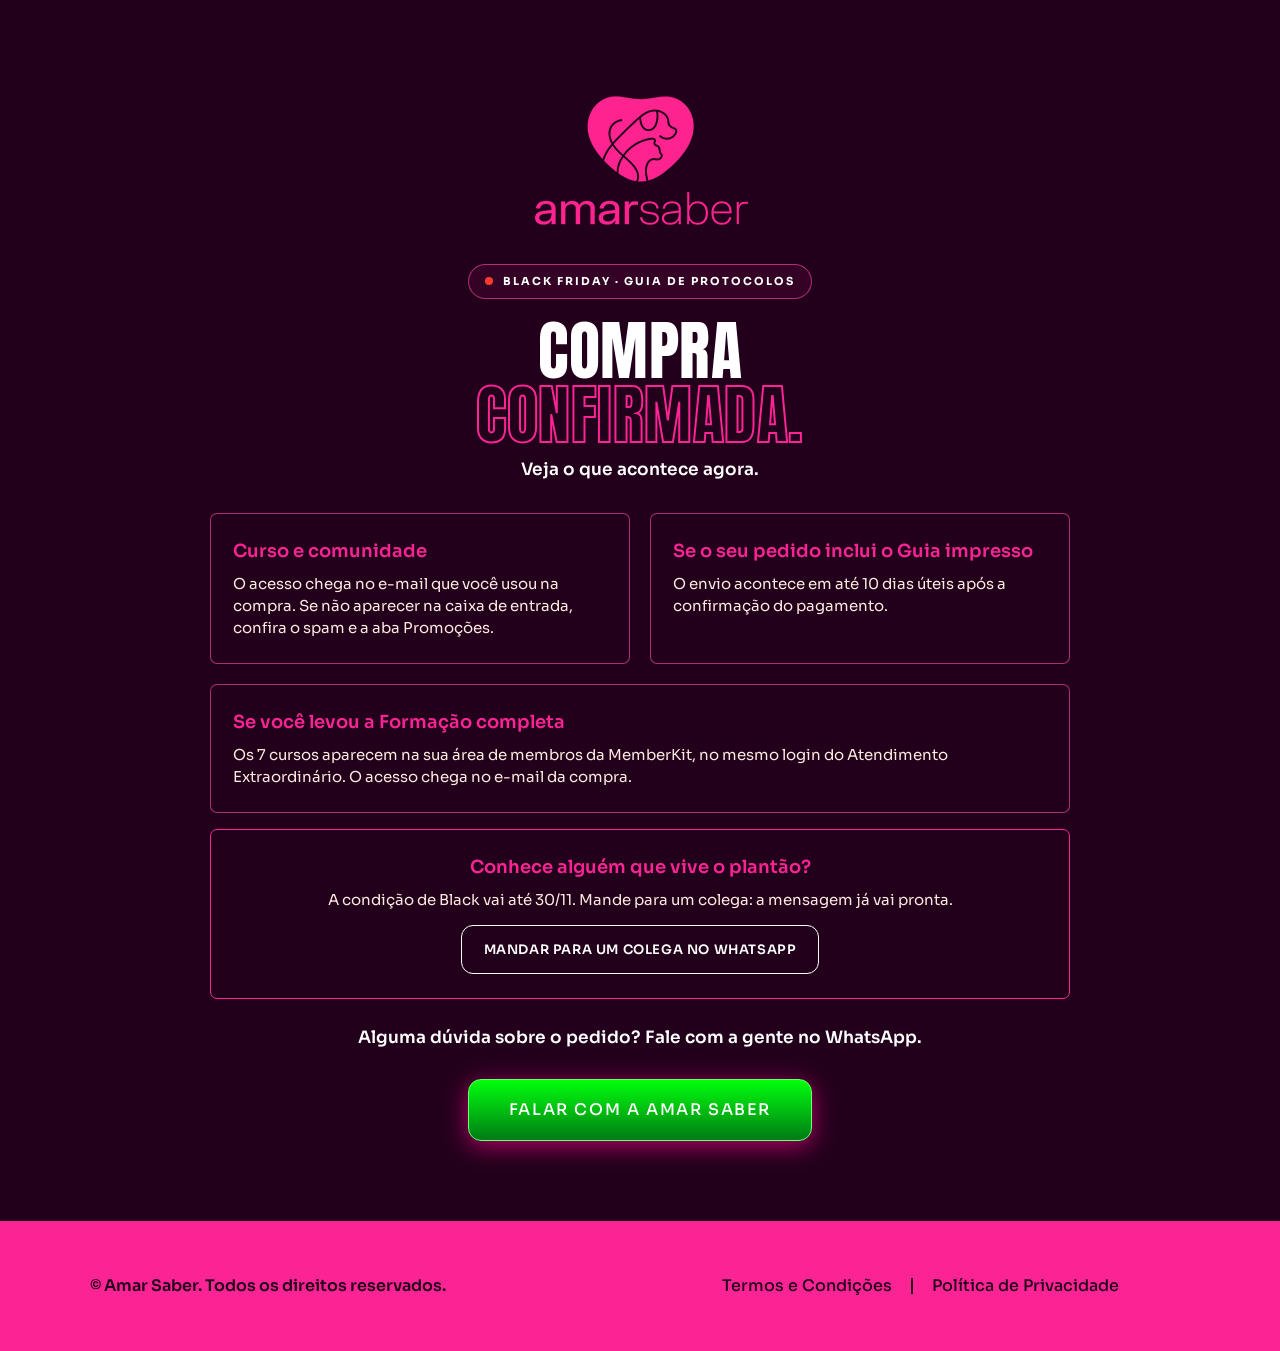
<file: compra-confirmada/index.html>
<!doctype html>
<html lang="pt-BR">
<head>
  <meta charset="utf-8">
  <meta name="viewport" content="width=device-width, initial-scale=1.0, viewport-fit=cover">
  <title>Compra confirmada – Amar Saber</title>
  <meta name="robots" content="noindex">

  <link rel="icon" href="../assets/img/favicon-150.png" sizes="32x32">
  <link rel="icon" href="../assets/img/favicon-300.png" sizes="192x192">
  <link rel="apple-touch-icon" href="../assets/img/favicon-300.png">

  <link rel="preconnect" href="https://fonts.googleapis.com">
  <link rel="preconnect" href="https://fonts.gstatic.com" crossorigin>
  <link rel="stylesheet" href="https://fonts.googleapis.com/css2?family=Anton&family=Sora:wght@400;500;600;700&display=swap">
  <link rel="stylesheet" href="../assets/css/captura.css">

  <!-- ===== RASTREAMENTO =====
       Página de obrigado (redirect da Yampi após o pedido). compra.js envia lp_compra_confirmada.
       O Purchase da Meta vem da Yampi: aqui só o PageView. -->
  <script src="../assets/js/tracking.js" defer></script>
  <script src="../assets/js/compra.js" defer></script>
  <script src="https://cdn.utmify.com.br/scripts/utms/latest.js" data-utmify-prevent-xcod-sck data-utmify-prevent-subids async defer></script>
</head>
<body data-etapas="comprou">
  <noscript><img height="1" width="1" style="display:none" alt="" src="https://www.facebook.com/tr?id=1393732806282634&ev=PageView&noscript=1"></noscript>

  <main class="cap-container cap-obrigado__inner">
    <img class="cap-obrigado__logo" src="../assets/img/logo-amarsaber.png" width="254" height="152" alt="Amar Saber">

    <p class="cap-pill ok-pill"><span class="cap-pill__dot" aria-hidden="true"></span>Black Friday · Guia de Protocolos</p>
    <h1 class="ok-title">Compra <span class="cap-contorno">confirmada.</span></h1>
    <p class="cap-obrigado__text">Veja o que acontece agora.</p>

    <!-- 11/11: upsell da Kiwify recusado pelo banco. O script da Kiwify manda para cá (upsell=aceitou) mesmo quando o
         banco recusa; aprovado vem com token na URL, recusado vem sem. compra.js mostra este aviso só nesse caso. -->
    <div class="ok-step ok-upsell-recusado" data-upsell-recusado hidden>
      <h2>O pagamento da Formação não foi aprovado</h2>
      <p>Sua compra principal está confirmada e os acessos chegam no seu e-mail. Só a Formação completa foi recusada pelo banco. Você pode tentar de novo com outro cartão ou no Pix, pelo mesmo valor de R$ 297.</p>
      <a class="btn ok-upsell-recusado__btn" data-upsell-link href="https://pay.kiwify.com.br/6uMOg9c?utm_source=upsell&utm_medium=recusado&utm_campaign=black_upsell">TENTAR DE NOVO A FORMAÇÃO POR R$ 297</a>
    </div>

    <div class="ok-steps">
      <div class="ok-step">
        <h2>Curso e comunidade</h2>
        <p>O acesso chega no e-mail que você usou na compra. Se não aparecer na caixa de entrada, confira o spam e a aba Promoções.</p>
      </div>
      <div class="ok-step">
        <h2>Se o seu pedido inclui o Guia impresso</h2>
        <p>O envio acontece em até 10 dias úteis após a confirmação do pagamento.</p>
      </div>
      <div class="ok-step ok-step--full">
        <h2>Se você levou a Formação completa</h2>
        <p>Os 7 cursos aparecem na sua área de membros da MemberKit, no mesmo login do Atendimento Extraordinário. O acesso chega no e-mail da compra.</p>
      </div>
    </div>

    <!-- Indicação: o WhatsApp abre com a mensagem e o link da Black com UTM de indicação (sem cupom).
         compra.js registra o clique (lp_indicacao_clique). -->
    <div class="ok-step ok-indica">
      <h2>Conhece alguém que vive o plantão?</h2>
      <p>A condição de Black vai até 30/11. Mande para um colega: a mensagem já vai pronta.</p>
      <a class="ok-indica__btn" href="https://wa.me/?text=Comprei%20o%20Guia%20de%20Protocolos%20da%20Amar%20Saber%20na%20Black.%20Vem%20com%20o%20curso%20Atendimento%20Extraordin%C3%A1rio%20e%203%20meses%20de%20comunidade%2C%20por%20R%24%20497%20ou%2012x%20de%20R%24%2051%2C40%2C%20at%C3%A9%2030/11%3A%20https%3A//black.amarsaber.com.br/%3Futm_source%3Dindicacao%26utm_medium%3Dwhatsapp%26utm_campaign%3Dcompra_confirmada" target="_blank" rel="noopener" data-indicacao>MANDAR PARA UM COLEGA NO WHATSAPP</a>
    </div>

    <p class="cap-obrigado__text">Alguma dúvida sobre o pedido? Fale com a gente no WhatsApp.</p>
    <a class="btn cap-obrigado__btn" href="https://api.whatsapp.com/send?phone=5531953495052">FALAR COM A AMAR SABER</a>
  </main>

  <footer class="cap-footer cap-footer--rosa">
    <div class="cap-container cap-footer__inner">
      <p class="cap-footer__copy">© Amar Saber. Todos os direitos reservados.</p>
      <nav class="cap-footer__nav" aria-label="Rodapé">
        <a href="https://amarsaber.com.br/termos-e-condicoes/">Termos e Condições</a>
        <a href="https://amarsaber.com.br/politica-de-privacidade/">Política de Privacidade</a>
      </nav>
    </div>
  </footer>
</body>
</html>
</file>
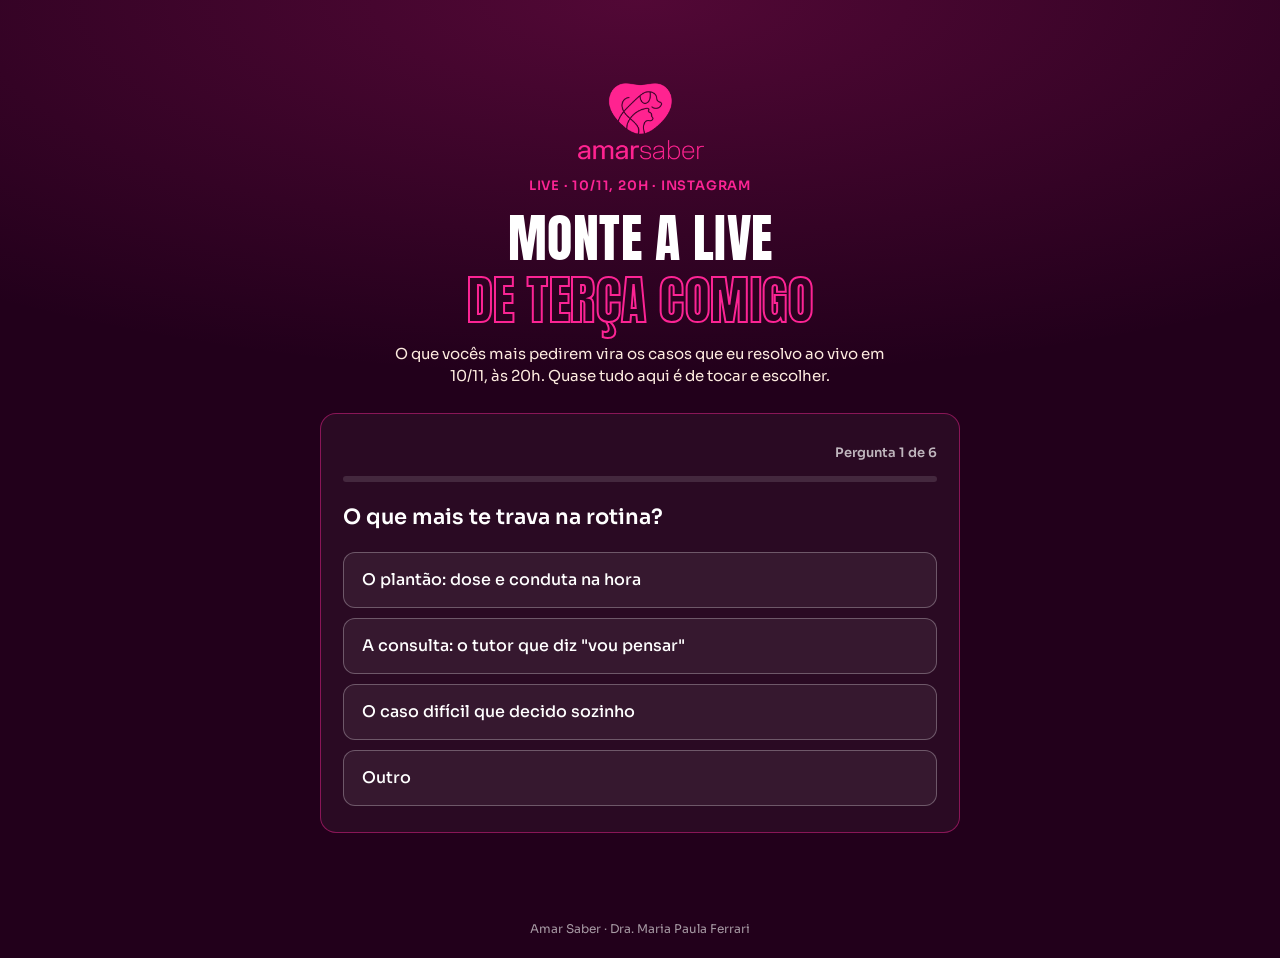
<file: live/index.html>
<!doctype html>
<html lang="pt-BR">
<head>
  <meta charset="utf-8">
  <meta name="viewport" content="width=device-width, initial-scale=1.0, viewport-fit=cover">
  <title>Monte a live de terça comigo – Amar Saber</title>
  <meta name="description" content="Perguntas rápidas para a Dra. Maria Paula montar os casos da live de 10/11, às 20h, com o que vocês mais pedirem.">
  <!-- noindex: página do Grupo VIP, não é para busca -->
  <meta name="robots" content="noindex">

  <meta property="og:type" content="website">
  <meta property="og:title" content="Monte a live de terça com a Dra. Maria Paula">
  <meta property="og:description" content="O que vocês mais pedirem vira os casos que ela resolve ao vivo em 10/11, às 20h.">
  <meta property="og:image" content="https://black.amarsaber.com.br/assets/img/og-guia.jpg">

  <link rel="icon" href="../assets/img/favicon-150.png" sizes="32x32">
  <link rel="icon" href="../assets/img/favicon-300.png" sizes="192x192">
  <link rel="apple-touch-icon" href="../assets/img/favicon-300.png">

  <link rel="preconnect" href="https://fonts.googleapis.com">
  <link rel="preconnect" href="https://fonts.gstatic.com" crossorigin>
  <link rel="stylesheet" href="https://fonts.googleapis.com/css2?family=Anton&family=Sora:wght@300;400;500;600;700&family=Roboto:wght@400;600&display=swap">
  <link rel="stylesheet" href="../assets/css/style.css">
  <link rel="stylesheet" href="../assets/css/teste.css">
  <link rel="stylesheet" href="../assets/css/venda.css">
  <link rel="stylesheet" href="../assets/css/live.css?v=20261105c">

  <!-- ===== RASTREAMENTO =====
       tracking.js: Meta Pixel (só PageView e visita engajada), PostHog e Clarity, o mesmo da LP.
       live.js: perguntas e envio ao n8n (planilha "Pesquisa da live"). Sem Lead da Meta: quem responde já é lead.
       Dicionário de eventos: RASTREAMENTO.md, seção "Pesquisa da live". -->
  <script src="../assets/js/tracking.js" defer></script>
  <script src="../assets/js/live.js?v=20261105c" defer></script>
</head>
<body data-etapas="engajou,iniciou_pesquisa,enviou_pesquisa">
  <noscript><img height="1" width="1" style="display:none" alt="" src="https://www.facebook.com/tr?id=1393732806282634&ev=PageView&noscript=1"></noscript>

  <!-- ===== 1. PERGUNTAS ===== -->
  <section class="teste" id="pesquisa" data-secao="perguntas">
    <div class="teste__inner">
      <header class="teste__intro">
        <img class="teste__logo" src="../assets/img/logo-amarsaber.png" width="254" height="152" alt="Amar Saber">
        <p class="teste__eyebrow">Live · 10/11, 20h · Instagram</p>
        <h1 class="teste__title vd-anton">Monte a live <span class="vd-contorno">de terça comigo</span></h1>
        <p class="teste__sub">O que vocês mais pedirem vira os casos que eu resolvo ao vivo em 10/11, às 20h. Quase tudo aqui é de tocar e escolher.</p>
      </header>

      <div class="teste__card" id="pesquisa-card">
        <div class="teste__top">
          <button class="teste__voltar" type="button" hidden>Voltar</button>
          <p class="teste__contador" aria-live="polite">Pergunta 1 de 6</p>
        </div>
        <div class="teste__barra" aria-hidden="true"><span></span></div>
        <h2 class="teste__pergunta" id="pesquisa-pergunta" tabindex="-1"></h2>
        <p class="live-dica" hidden>Pode marcar mais de uma.</p>
        <div class="teste__opcoes" role="group" aria-labelledby="pesquisa-pergunta"></div>
        <!-- Texto livre: pergunta aberta, "Outro" e "Não atendo" -->
        <div class="live-texto" hidden>
          <label class="live-texto__rotulo" for="pesquisa-texto"><span class="live-texto__pergunta"></span> <span class="live-opcional">Opcional</span></label>
          <textarea id="pesquisa-texto" rows="3" maxlength="500" placeholder="Escreva aqui"></textarea>
          <div class="live-acoes">
            <button class="btn live-acoes__seguir" type="button">CONTINUAR</button>
          </div>
        </div>
        <!-- Múltipla escolha: o CONTINUAR fica fora do campo de texto -->
        <div class="live-multi" hidden>
          <p class="cap-field__msg live-multi__msg" aria-live="polite"></p>
          <button class="btn live-acoes__seguir live-multi__seguir" type="button">CONTINUAR</button>
        </div>
        <noscript><p class="teste__aviso">Para responder, ative o JavaScript do navegador.</p></noscript>
      </div>
    </div>
  </section>

  <!-- ===== 2. WHATSAPP (opcional) E ENVIO ===== -->
  <section class="teste" id="pesquisa-envio" data-secao="envio" hidden>
    <div class="teste__inner">
      <div class="teste__card">
        <h2 class="teste-gate__title">Falta só enviar</h2>
        <form class="teste-form" id="form-pesquisa" novalidate>
          <div class="cap-field">
            <label class="live-rotulo" for="pesquisa-whatsapp">Seu WhatsApp com DDD <span class="live-opcional">Opcional</span></label>
            <input id="pesquisa-whatsapp" name="whatsapp" type="tel" placeholder="(31) 99999-9999" autocomplete="tel-national" inputmode="tel" maxlength="20">
            <p class="cap-field__msg" aria-live="polite"></p>
          </div>
          <!-- Armadilha para robôs: pessoas não veem este campo -->
          <div class="cap-hp" aria-hidden="true">
            <label for="pesquisa-site">Site</label>
            <input id="pesquisa-site" name="website" type="text" tabindex="-1" autocomplete="off">
          </div>
          <button class="btn teste-form__btn" type="submit">ENVIAR MINHAS RESPOSTAS</button>
        </form>
        <button class="teste__voltar live-envio__voltar" type="button">Voltar</button>
        <p class="teste-gate__privacidade">Suas respostas seguem a <a href="https://amarsaber.com.br/politica-de-privacidade/" target="_blank" rel="noopener">Política de Privacidade</a> da Amar Saber.</p>
      </div>
    </div>
  </section>

  <!-- ===== 3. FIM ===== -->
  <section class="teste" id="pesquisa-fim" data-secao="fim" hidden>
    <div class="teste__inner">
      <div class="teste__card live-fim">
        <img class="teste__logo" src="../assets/img/logo-amarsaber.png" width="254" height="152" alt="Amar Saber">
        <h2 class="teste-gate__title">Recebi.</h2>
        <p class="teste-gate__text">Os temas mais pedidos entram nos casos da live de terça, 10/11, às 20h, no meu Instagram, @mariapaulaferrarivet.</p>
      </div>
    </div>
  </section>

  <footer class="cap-footer live-footer">
    <p>Amar Saber · Dra. Maria Paula Ferrari</p>
  </footer>
</body>
</html>
</file>
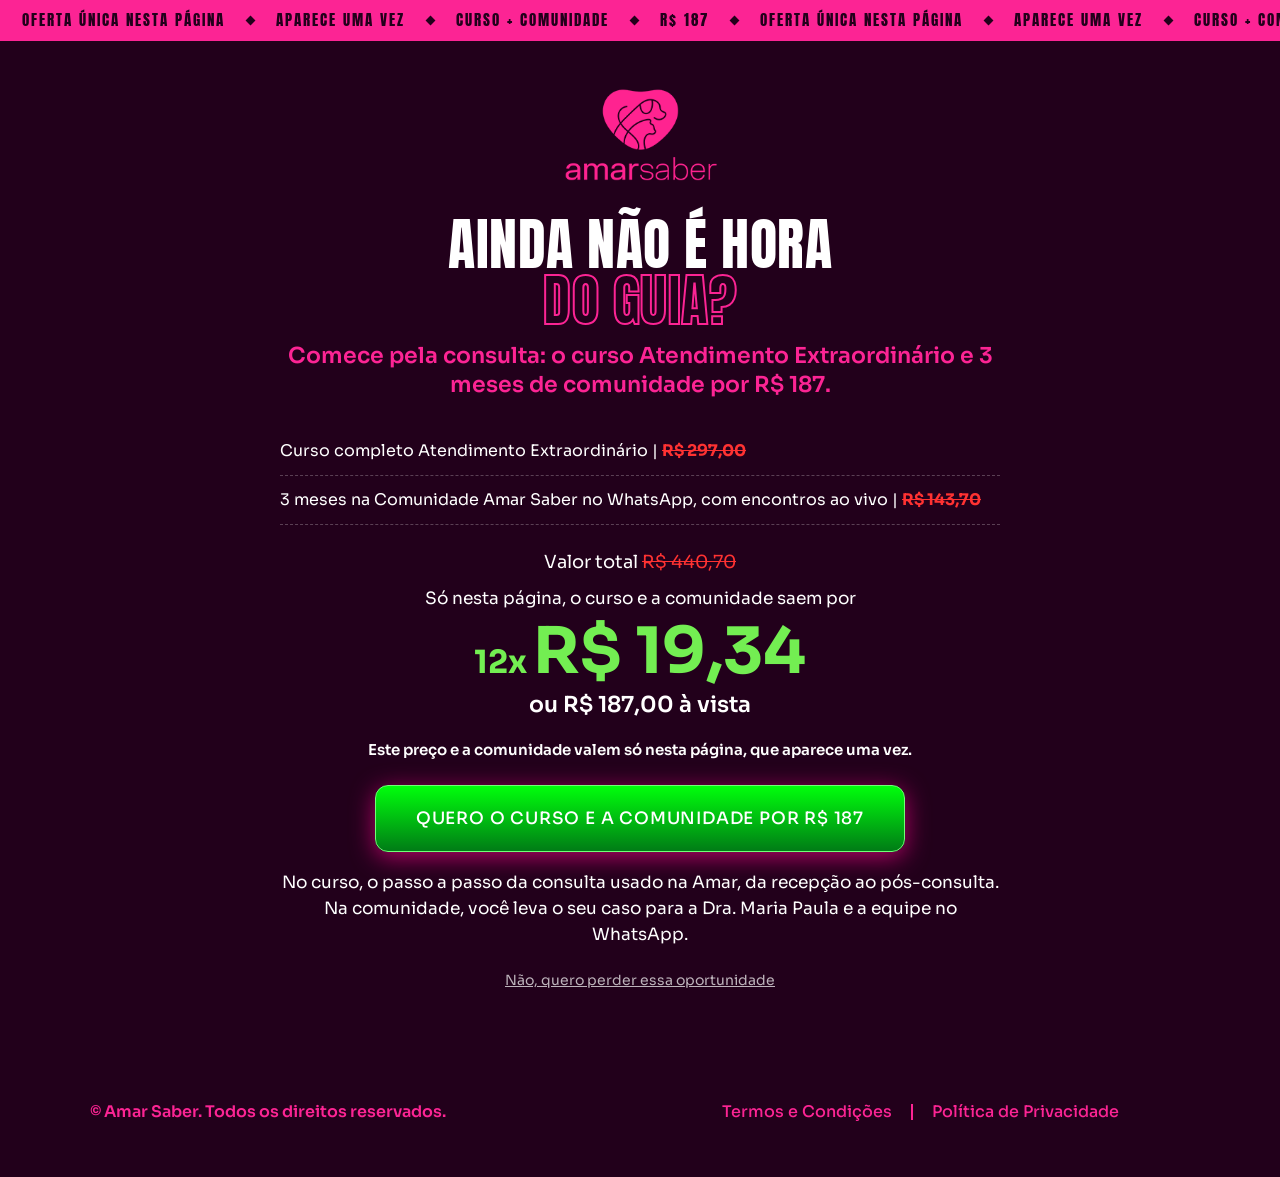
<file: oferta-especial/index.html>
<!doctype html>
<html lang="pt-BR">
<head>
  <meta charset="utf-8">
  <meta name="viewport" content="width=device-width, initial-scale=1.0, viewport-fit=cover">
  <title>Oferta especial – Atendimento Extraordinário + Comunidade – Amar Saber</title>
  <meta name="robots" content="noindex">

  <link rel="icon" href="../assets/img/favicon-150.png" sizes="32x32">
  <link rel="icon" href="../assets/img/favicon-300.png" sizes="192x192">
  <link rel="apple-touch-icon" href="../assets/img/favicon-300.png">

  <link rel="preconnect" href="https://fonts.googleapis.com">
  <link rel="preconnect" href="https://fonts.gstatic.com" crossorigin>
  <link rel="stylesheet" href="https://fonts.googleapis.com/css2?family=Anton&family=Sora:wght@400;500;600;700&display=swap">
  <link rel="stylesheet" href="../assets/css/captura.css">
  <link rel="stylesheet" href="../assets/css/popup.css?v=20261109">

  <!-- ===== RASTREAMENTO =====
       tracking.js usa o produto e os eventos declarados no <body> (downsell, R$ 187).
       downsell.js: DownsellView / lp_downsell_vista e a recusa. -->
  <script src="../assets/js/tracking.js" defer></script>
  <script src="../assets/js/downsell.js" defer></script>
  <!-- Popup de objeção (09/11): o mesmo da LP, com texto e frequência do downsell (atributos data-popup-* no <body>) -->
  <script src="../assets/js/popup.js?v=20261109c" defer></script>
  <script src="https://cdn.utmify.com.br/scripts/utms/latest.js" data-utmify-prevent-xcod-sck data-utmify-prevent-subids async defer></script>
</head>
<body data-etapas="viu_downsell,clicou_downsell"
      data-produto-id="downsell-ae-comunidade"
      data-produto-nome="Atendimento Extraordinário + Comunidade (downsell)"
      data-produto-valor="187"
      data-evento-checkout="DownsellCheckout"
      data-evento-checkout-ph="lp_downsell_checkout"
      data-etapa-checkout="clicou_downsell"
      data-popup-chave="downsell"
      data-popup-oferta=".ds-oferta"
      data-popup-texto="São 12x de R$ 19,34, e o curso e a comunidade liberam no mesmo dia da confirmação do pagamento. E tem 7 dias de garantia."
      data-popup-mensagem="Oi! Estou na oferta especial do curso Atendimento Extraordinário com a comunidade e tenho uma dúvida antes de comprar.">
  <noscript><img height="1" width="1" style="display:none" alt="" src="https://www.facebook.com/tr?id=1393732806282634&ev=PageView&noscript=1"></noscript>

  <div class="cap-faixa" role="note" aria-label="Oferta única nesta página.">
    <div class="cap-faixa__trilha" aria-hidden="true">
      <div class="cap-faixa__grupo"><span>Oferta única nesta página</span><span>Aparece uma vez</span><span>Curso + comunidade</span><span>R$ 187</span><span>Oferta única nesta página</span><span>Aparece uma vez</span><span>Curso + comunidade</span><span>R$ 187</span></div>
      <div class="cap-faixa__grupo"><span>Oferta única nesta página</span><span>Aparece uma vez</span><span>Curso + comunidade</span><span>R$ 187</span><span>Oferta única nesta página</span><span>Aparece uma vez</span><span>Curso + comunidade</span><span>R$ 187</span></div>
    </div>
  </div>

  <section class="ds-oferta" data-secao="downsell">
    <div class="cap-container ds-oferta__inner">
      <img class="ds-logo" src="../assets/img/logo-amarsaber.png" width="254" height="152" alt="Amar Saber">

      <h1 class="ds-title">Ainda não é hora <span class="cap-contorno">do Guia?</span></h1>
      <!-- 09/11: o subtítulo cita o curso e a comunidade (antes parecia que os R$ 187 eram só do curso) -->
      <p class="ds-sub">Comece pela consulta: o curso Atendimento Extraordinário e 3 meses de comunidade por R$&nbsp;187.</p>

      <ul class="ds-list">
        <li>Curso completo Atendimento Extraordinário | <b class="ds-red">R$&nbsp;297,00</b></li>
        <li>3 meses na Comunidade Amar Saber no WhatsApp, com encontros ao vivo | <b class="ds-red">R$&nbsp;143,70</b></li>
      </ul>

      <p class="ds-de">Valor total <span class="ds-red">R$&nbsp;440,70</span></p>
      <p class="ds-but">Só nesta página, o curso e a comunidade saem por</p>
      <p class="ds-price"><span>12x</span>R$&nbsp;19,34</p>
      <p class="ds-cash">ou R$&nbsp;187,00 à vista</p>

      <p class="ds-note">Este preço e a comunidade valem só nesta página, que aparece uma vez.</p>

      <a class="btn ds-btn" href="https://pay.kiwify.com.br/ysYUkuP">QUERO O CURSO E A COMUNIDADE POR R$ 187</a>

      <!-- 09/11: texto abaixo do botão, para o botão aparecer mais cedo no celular -->
      <p class="ds-lead ds-lead--abaixo">No curso, o passo a passo da consulta usado na Amar, da recepção ao pós-consulta. Na comunidade, você leva o seu caso para a Dra. Maria Paula e a equipe no WhatsApp.</p>


      <a class="ds-recusa" href="../#secao-oferta" data-recusa>Não, quero perder essa oportunidade</a>
    </div>
  </section>

  <footer class="cap-footer">
    <div class="cap-container cap-footer__inner">
      <p class="cap-footer__copy">© Amar Saber. Todos os direitos reservados.</p>
      <nav class="cap-footer__nav" aria-label="Rodapé">
        <a href="https://amarsaber.com.br/termos-e-condicoes/">Termos e Condições</a>
        <a href="https://amarsaber.com.br/politica-de-privacidade/">Política de Privacidade</a>
      </nav>
    </div>
  </footer>
</body>
</html>
</file>
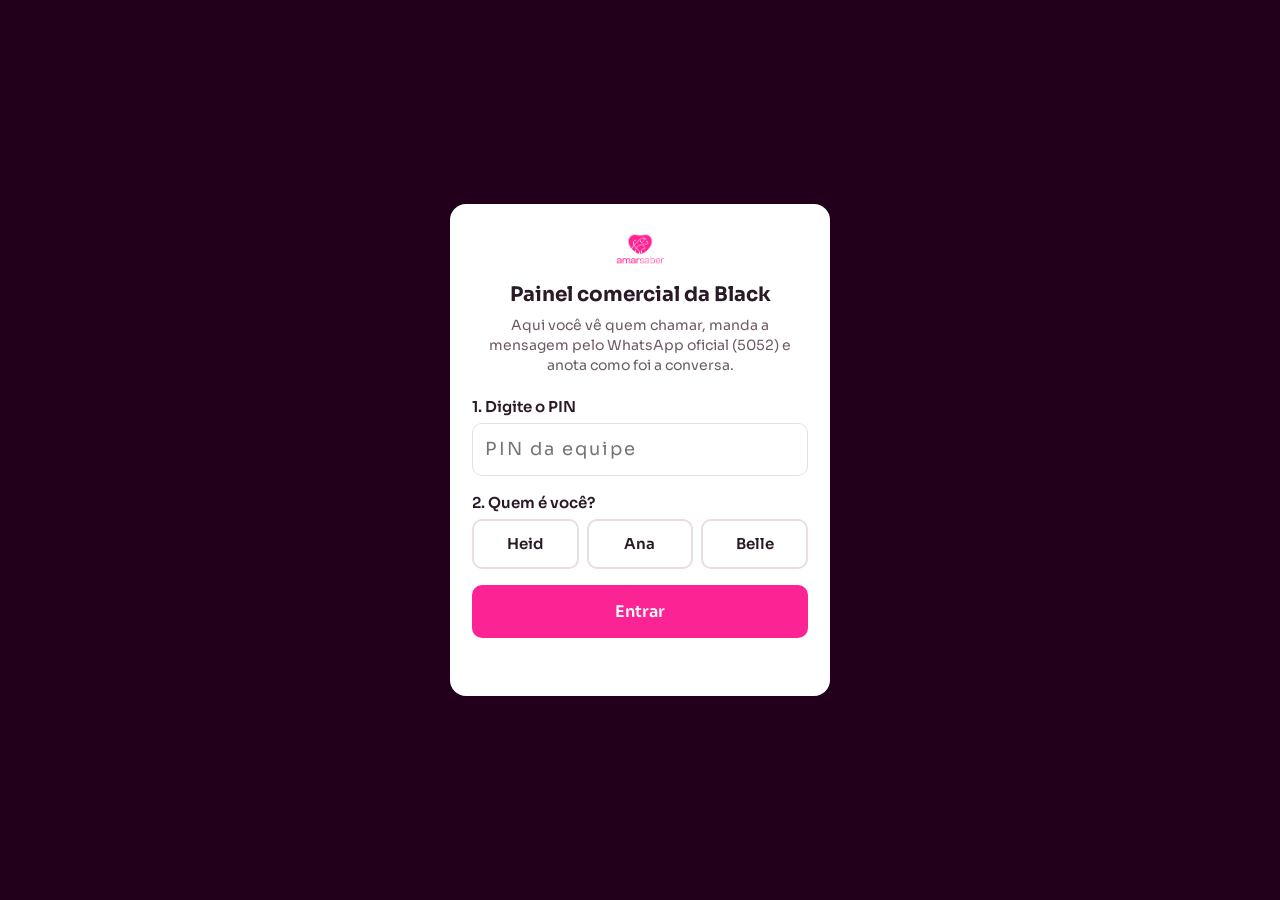
<file: painel-comercial/index.html>
<!doctype html>
<html lang="pt-BR">
<head>
  <meta charset="utf-8">
  <meta name="viewport" content="width=device-width, initial-scale=1.0, viewport-fit=cover">
  <title>Painel comercial · Black Amar Saber</title>
  <!-- Ferramenta interna da equipe de vendas: fora da busca e sem rastreamento (a página mostra nomes e telefones) -->
  <meta name="robots" content="noindex, nofollow">
  <meta name="referrer" content="no-referrer">
  <link rel="icon" href="../assets/img/favicon-150.png" sizes="32x32">
  <link rel="preconnect" href="https://fonts.googleapis.com">
  <link rel="preconnect" href="https://fonts.gstatic.com" crossorigin>
  <link rel="stylesheet" href="https://fonts.googleapis.com/css2?family=Sora:wght@400;500;600;700&display=swap">
  <link rel="stylesheet" href="painel.css?v=20261110d">
  <script src="painel.js?v=20261117a" defer></script>
</head>
<body>

  <!-- ===== ENTRAR ===== -->
  <main class="entrar" id="tela-entrar">
    <form class="entrar__caixa" id="form-entrar" autocomplete="off">
      <img src="../assets/img/logo-amarsaber.png" alt="Amar Saber" class="entrar__logo">
      <h1>Painel comercial da Black</h1>
      <p class="entrar__sub">Aqui você vê quem chamar, manda a mensagem pelo WhatsApp oficial (5052) e anota como foi a conversa.</p>

      <label class="campo">
        <span>1. Digite o PIN</span>
        <input type="password" inputmode="numeric" id="pin" placeholder="PIN da equipe" required>
      </label>

      <fieldset class="campo">
        <legend>2. Quem é você?</legend>
        <div class="quem">
          <label><input type="radio" name="vendedora" value="Heid"><span>Heid</span></label>
          <label><input type="radio" name="vendedora" value="Ana"><span>Ana</span></label>
          <label><input type="radio" name="vendedora" value="Belle"><span>Belle</span></label>
        </div>
      </fieldset>

      <button type="submit" class="botao botao--rosa botao--grande" id="botao-entrar">Entrar</button>
      <p class="erro" id="erro-entrar" role="alert"></p>
    </form>
  </main>

  <!-- ===== PAINEL ===== -->
  <div class="painel" id="tela-painel" hidden>
    <header class="topo">
      <div class="topo__linha">
        <strong class="topo__titulo">Painel comercial · Black</strong>
        <span class="topo__quem">Você: <b id="eu"></b> · <button type="button" class="link" id="sair">trocar</button></span>
      </div>
      <div class="topo__linha topo__linha--2">
        <span class="topo__hora" id="atualizado">carregando…</span>
        <button type="button" class="botao botao--claro botao--pequeno" id="atualizar">↻ Atualizar lista</button>
      </div>
    </header>

    <div class="aviso-teste" id="aviso-teste" hidden>
      <b>MODO DE TESTE.</b> Por enquanto a mensagem só sai para o número de teste. Para as outras pessoas, o envio é recusado e nada muda.
    </div>

    <details class="ajuda" id="ajuda">
      <summary>Como usar (leia antes de começar)</summary>
      <ol>
        <li><b>Abra a aba "Chamar agora".</b> São as pessoas liberadas e sem dona, das mais quentes para as mais frias.</li>
        <li><b>Toque em "Enviar mensagem".</b> O painel mostra o texto exato que vai sair, já com o nome da pessoa. Confirme. A mensagem sai pelo WhatsApp oficial da Amar (5052), em seu nome, e a pessoa passa a ser <b>sua</b>. O botão rosa é a mensagem indicada para o caso; se preferir outra, toque em <b>"Enviar outra mensagem"</b> e escolha outra da lista.</li>
        <li><b>Quando a pessoa responder</b>, o robô do Kommo responde na hora e a conversa aparece para você no Kommo, no funil <b>Comercial Black</b>. Continue a conversa por lá e mande o <b>seu link</b> (botão "Copiar meu link").</li>
        <li><b>Anote como foi</b> nos campos do cartão: Status do contato, Objeção e Retornar em. Salva sozinho.</li>
        <li><b>Não respondeu em 2 dias?</b> Em "Meus contatos", use "Enviar retorno". No máximo 2 mensagens por pessoa.</li>
      </ol>
      <p><b>Regras que o painel já confere para você:</b> só envia para quem está 🟢; espera 24 h depois de uma mensagem automática; 48 h entre duas mensagens suas; nunca para quem marcou "Não quer". Se algo bloquear, o motivo aparece no cartão.</p>
      <p><b>Não use o seu WhatsApp pessoal</b> para a primeira mensagem: pelo oficial a conversa fica registrada e a venda conta para você.</p>
    </details>

    <nav class="abas" role="tablist">
      <button type="button" role="tab" data-aba="chamar" class="aba ativa">Chamar agora <span class="conta" data-conta="chamar"></span></button>
      <button type="button" role="tab" data-aba="kommo" class="aba">Conversa no Kommo <span class="conta" data-conta="kommo"></span></button>
      <button type="button" role="tab" data-aba="meus" class="aba">Meus contatos <span class="conta" data-conta="meus"></span></button>
      <button type="button" role="tab" data-aba="aguardar" class="aba">Aguardando <span class="conta" data-conta="aguardar"></span></button>
    </nav>

    <div class="filtros">
      <input type="search" id="busca" placeholder="Buscar por nome ou telefone (busca em todas as abas)">
      <select id="filtro-motivo" aria-label="Filtrar por motivo"><option value="">Todos os motivos</option></select>
    </div>

    <p class="explica" id="explica-aba"></p>
    <div class="lista" id="lista"></div>
    <button type="button" class="botao botao--claro mais" id="mais" hidden>Mostrar mais</button>
  </div>

  <!-- ===== CONFIRMAR ENVIO ===== -->
  <dialog class="modal" id="modal-envio">
    <form method="dialog" class="modal__caixa">
      <h2>Enviar mensagem para <span id="m-nome"></span></h2>
      <p class="modal__tipo" id="m-tipo"></p>
      <div class="balao" id="m-texto"></div>
      <p class="modal__botoes-wpp" id="m-botoes"></p>
      <p class="modal__nota">Sai pelo WhatsApp oficial da Amar (5052), em seu nome. Quando a pessoa tocar num botão ou escrever, a conversa aparece para você no Kommo.</p>
      <div class="modal__acoes">
        <button value="cancelar" class="botao botao--claro">Cancelar</button>
        <button value="ok" class="botao botao--rosa" id="m-confirmar">Confirmar envio</button>
      </div>
    </form>
  </dialog>

  <!-- ===== ESCOLHER OUTRA MENSAGEM ===== -->
  <dialog class="modal" id="modal-escolha">
    <form method="dialog" class="modal__caixa">
      <h2>Qual mensagem enviar para <span id="e-nome"></span>?</h2>
      <p class="modal__tipo">A primeira é a indicada para o caso. Toque numa para ver o texto inteiro antes de confirmar.</p>
      <div class="opcoes" id="e-lista"></div>
      <div class="modal__acoes"><button value="cancelar" class="botao botao--claro">Cancelar</button></div>
    </form>
  </dialog>

  <div class="aviso" id="aviso" role="status" aria-live="polite"></div>
</body>
</html>
</file>
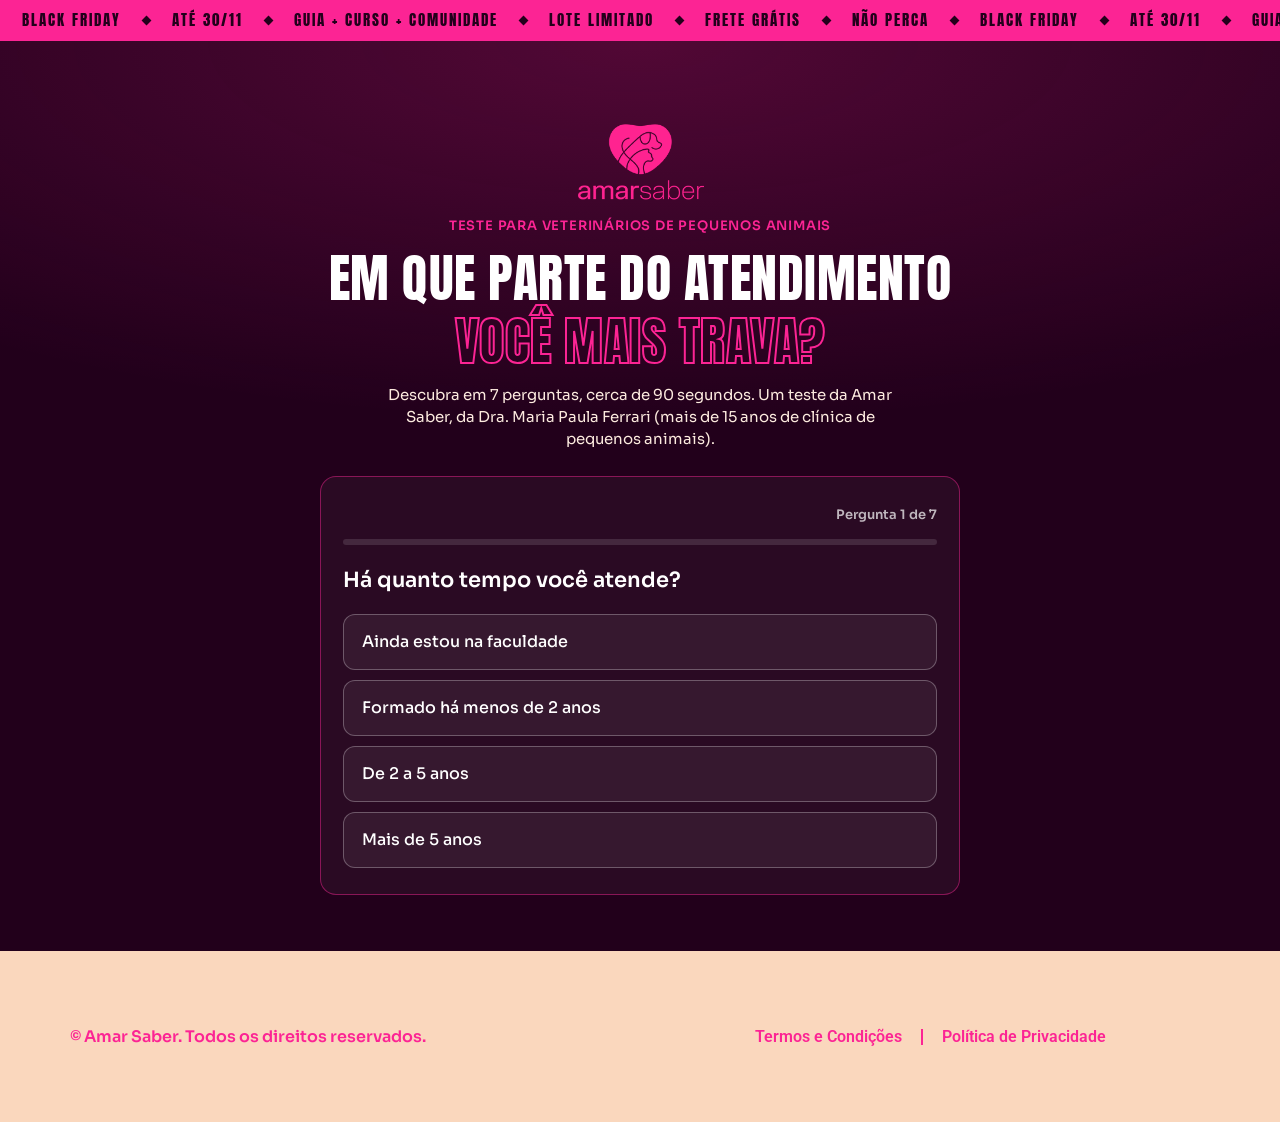
<file: teste/index.html>
<!doctype html>
<html lang="pt-BR">
<head>
  <meta charset="utf-8">
  <meta name="viewport" content="width=device-width, initial-scale=1.0, viewport-fit=cover">
  <title>Teste: em que parte do atendimento você mais trava – Amar Saber</title>
  <meta name="description" content="Teste para veterinários de pequenos animais: 7 perguntas sobre plantão, consulta e casos difíceis. Veja onde está sua maior dificuldade.">
  <!-- noindex: página de campanha (tráfego pago), como a LP -->
  <meta name="robots" content="noindex">

  <meta property="og:type" content="website">
  <meta property="og:title" content="Em que parte do atendimento você mais trava? Descubra em 7 perguntas">
  <meta property="og:description" content="Teste da Amar Saber para veterinários de pequenos animais. Cerca de 90 segundos.">
  <meta property="og:image" content="https://black.amarsaber.com.br/assets/img/og-guia.jpg">

  <link rel="icon" href="../assets/img/favicon-150.png" sizes="32x32">
  <link rel="icon" href="../assets/img/favicon-300.png" sizes="192x192">
  <link rel="apple-touch-icon" href="../assets/img/favicon-300.png">

  <link rel="preconnect" href="https://fonts.googleapis.com">
  <link rel="preconnect" href="https://fonts.gstatic.com" crossorigin>
  <link rel="stylesheet" href="https://fonts.googleapis.com/css2?family=Anton&family=Sora:wght@300;400;500;600;700&family=Space+Grotesk:wght@600&family=Roboto:wght@400;600&display=swap">
  <link rel="stylesheet" href="../assets/css/style.css">
  <link rel="stylesheet" href="../assets/css/teste.css?v=20261109b">
  <!-- Faixa, selo de lote, contador da reta final e barra fixa: os mesmos componentes da LP -->
  <link rel="stylesheet" href="../assets/css/venda.css?v=20261109h">
  <link rel="stylesheet" href="../assets/css/popup.css?v=20261109">

  <!-- ===== RASTREAMENTO =====
       tracking.js: Meta Pixel, PostHog, Clarity (o mesmo da LP). teste.js: perguntas, lead e resultado.
       voltar.js em modo manual: o downsell só entra depois do resultado (voltar) ou na volta do checkout.
       Dicionário de eventos: RASTREAMENTO.md, seção "Teste". -->
  <script src="../assets/js/voltar.js" defer></script>
  <script src="../assets/js/tracking.js" defer></script>
  <!-- Popup de objeção (09/11): cartão no canto com valor + garantia e WhatsApp. Regras em assets/js/popup.js -->
  <script src="../assets/js/popup.js?v=20261109c" defer></script>
  <script src="../assets/js/teste.js?v=20261109c" defer></script>
  <!-- Reta final e contadores (datas em venda.js). A barra fixa só aparece depois do resultado. -->
  <script src="../assets/js/venda.js?v=20261109c" defer></script>
  <script src="https://cdn.utmify.com.br/scripts/utms/latest.js" data-utmify-prevent-xcod-sck data-utmify-prevent-subids async defer></script>
</head>
<body data-etapas="iniciou_teste,metade_teste,virou_lead,viu_resultado,viu_oferta,clicou_checkout"
      data-voltar="manual"
      data-popup="manual"
      data-origem="teste"
      data-barra-apos="#resultado">
  <noscript><img height="1" width="1" style="display:none" alt="" src="https://www.facebook.com/tr?id=1393732806282634&ev=PageView&noscript=1"></noscript>

  <!-- ===== FAIXA ROLANDO (fica fixa no topo) ===== -->
  <div class="vd-faixa" role="note" aria-label="Black Friday até 30/11. Guia, curso e comunidade. Lote limitado. Frete grátis por tempo limitado.">
    <div class="vd-faixa__trilha" aria-hidden="true">
      <div class="vd-faixa__grupo"><span>Black Friday</span><span>Até 30/11</span><span>Guia + curso + comunidade</span><span>Lote limitado</span><span>Frete grátis</span><span>Não perca</span><span>Black Friday</span><span>Até 30/11</span><span>Guia + curso + comunidade</span><span>Lote limitado</span><span>Frete grátis</span><span>Não perca</span></div>
      <div class="vd-faixa__grupo"><span>Black Friday</span><span>Até 30/11</span><span>Guia + curso + comunidade</span><span>Lote limitado</span><span>Frete grátis</span><span>Não perca</span><span>Black Friday</span><span>Até 30/11</span><span>Guia + curso + comunidade</span><span>Lote limitado</span><span>Frete grátis</span><span>Não perca</span></div>
    </div>
  </div>

  <!-- ===== 1. PERGUNTAS ===== -->
  <section class="teste" id="teste" data-secao="perguntas">
    <div class="teste__inner">
      <header class="teste__intro" id="teste-intro">
        <img class="teste__logo" src="../assets/img/logo-amarsaber.png" width="254" height="152" alt="Amar Saber">
        <p class="teste__eyebrow">Teste para veterinários de pequenos animais</p>
        <h1 class="teste__title vd-anton">Em que parte do atendimento <span class="vd-contorno">você mais trava?</span></h1>
        <p class="teste__sub">Descubra em 7 perguntas, cerca de 90 segundos. Um teste da Amar Saber, da Dra. Maria Paula Ferrari (mais de 15 anos de clínica de pequenos animais).</p>
      </header>

      <div class="teste__card" id="teste-card">
        <div class="teste__top">
          <button class="teste__voltar" type="button" hidden>Voltar</button>
          <p class="teste__contador" aria-live="polite">Pergunta 1 de 7</p>
        </div>
        <div class="teste__barra" aria-hidden="true"><span></span></div>
        <h2 class="teste__pergunta" id="teste-pergunta" tabindex="-1"></h2>
        <div class="teste__opcoes" role="group" aria-labelledby="teste-pergunta"></div>
        <noscript><p class="teste__aviso">Para fazer o teste, ative o JavaScript do navegador.</p></noscript>
      </div>
    </div>
  </section>

  <!-- ===== 2. LIBERAÇÃO DO RESULTADO (nome + WhatsApp) ===== -->
  <section class="teste teste-gate" id="teste-gate" data-secao="liberacao" hidden>
    <div class="teste__inner">
      <div class="teste__card">
        <h2 class="teste-gate__title">Seu resultado está pronto</h2>
        <p class="teste-gate__text">Informe seu nome e WhatsApp para ver o resultado.</p>
        <form class="teste-form" id="form-teste" novalidate>
          <div class="cap-field">
            <label class="sr-only" for="teste-nome">Seu nome</label>
            <input id="teste-nome" name="nome" type="text" placeholder="Seu nome:" autocomplete="name" maxlength="80" required>
            <p class="cap-field__msg" aria-live="polite"></p>
          </div>
          <div class="cap-field">
            <label class="sr-only" for="teste-whatsapp">Seu WhatsApp com DDD</label>
            <input id="teste-whatsapp" name="whatsapp" type="tel" placeholder="Seu WhatsApp com DDD:" autocomplete="tel-national" inputmode="tel" maxlength="20" required>
            <p class="cap-field__msg" aria-live="polite"></p>
          </div>
          <!-- Armadilha para robôs: pessoas não veem este campo -->
          <div class="cap-hp" aria-hidden="true">
            <label for="teste-site">Site</label>
            <input id="teste-site" name="website" type="text" tabindex="-1" autocomplete="off">
          </div>
          <button class="btn teste-form__btn" type="submit">VER MEU RESULTADO</button>
        </form>
        <p class="teste-gate__privacidade">Ao continuar, você aceita receber mensagens da Amar Saber no WhatsApp e concorda com a <a href="https://amarsaber.com.br/politica-de-privacidade/" target="_blank" rel="noopener">Política de Privacidade</a> da Amar Saber.</p>
      </div>
    </div>
  </section>

  <!-- ===== 3. RESULTADO (texto montado por teste.js conforme a dor principal) ===== -->
  <section class="teste resultado" id="resultado" data-secao="resultado" hidden>
    <div class="teste__inner resultado__inner">
      <p class="teste__eyebrow">Seu resultado</p>
      <h2 class="resultado__title vd-anton" data-r="titulo"></h2>
      <div class="resultado__texto" data-r="texto"></div>
      <p class="resultado__perfil" data-r="perfil"></p>
      <div class="center"><a class="btn" href="#secao-oferta" data-cta="resultado" data-r="botao">VER A CONDIÇÃO DA BLACK</a></div>
      <button class="resultado__refazer" type="button">Refazer o teste</button>
    </div>
  </section>

  <!-- ===== 4. OFERTA (a mesma da LP; teste.js muda a ordem dos itens, o título e o botão conforme a dor) ===== -->
  <section class="oferta" id="secao-oferta" data-secao="oferta" hidden>
    <div class="container oferta__inner">
      <div class="oferta__col">
        <!-- Dor antes do preço (09/11, igual à LP) -->
        <p class="vd-oferta__dor">Quantos plantões mais você vai passar conferindo dose no celular com o tutor olhando?</p>
        <p class="oferta__kicker">A maior condição que o Guia já teve</p>
        <h2 class="oferta__title vd-anton" data-r="oferta-titulo">Tudo isso <span class="rosa">na Black</span></h2>

        <ul class="oferta__list">
          <li data-item="guia"><span class="vd-c">Conduta</span> Guia de Protocolos Clínicos · Volume 3, livro impresso (não tem versão em PDF nem online) | <b class="red">R$ 697,00</b></li>
          <li data-item="curso"><span class="vd-c">Conversa</span> Bônus: curso completo Atendimento Extraordinário | <b class="red">R$&nbsp;297,00</b></li>
          <li data-item="comunidade"><span class="vd-c">Conferência</span> Bônus: 3 meses na Comunidade com a Dra. Maria Paula e equipe, com encontros ao vivo | <b class="red">R$&nbsp;143,70</b></li>
        </ul>

        <p class="oferta__total">Valor total <span class="red">R$1.137,70</span></p>
        <p class="oferta__but">Na <strong>BLACK FRIDAY</strong>, você paga</p>
        <p class="oferta__price"><span>12x</span>R$51,40</p>
        <p class="oferta__cash">ou R$497,00 à vista</p>
        <p class="vd-ancora">R$ 497 é menos do que o Guia sozinho custa fora da Black (R$ 697). Na Black, o Guia vem só neste kit, com o curso e a comunidade de bônus.</p>
        <p class="vd-frete"><b>Frete grátis</b>por tempo limitado</p>
        <p class="vd-selo">Lote limitado</p>

        <div class="vd-contador vd-contador--centro" data-reta data-contador hidden>
          <p class="vd-contador__rotulo" data-antes>A condição termina em</p>
          <div class="vd-contador__grade" data-antes>
            <span><b data-unidade="dias">00</b>dias</span><span><b data-unidade="horas">00</b>horas</span><span><b data-unidade="min">00</b>min</span><span><b data-unidade="seg">00</b>seg</span>
          </div>
          <p class="vd-contador__fim" data-fim role="status" hidden>A condição de Black Friday terminou.</p>
        </div>

        <!-- Link do checkout (o mesmo da LP) -->
        <div class="center"><a class="btn" href="https://pay.kiwify.com.br/t4PJOip" data-r="checkout" data-cta="oferta">GARANTIR O MEU GUIA</a></div>
        <!-- Garantia (09/11): mesmo texto da live e da LP -->
        <p class="vd-garantia"><b>7 dias de garantia incondicional</b>, contados do recebimento: recebeu, usou e não serviu, devolve e recebe o valor de volta.</p>
        <p class="vd-oferta__urg">Não perca: a condição vai até 30/11, às 23h59.</p>
        <p class="vd-oferta__pag">Pix, boleto, cartão em até 12x, <b>2 cartões</b> ou <b>cartão + Pix</b>: se o cartão não passar, dá para dividir. Os bônus chegam no seu e-mail no mesmo dia da confirmação do pagamento. O Guia impresso sai em até 10 dias úteis, com frete grátis por tempo limitado.</p>

        <img class="oferta__book" src="../assets/img/livro-oferta.png" width="380" height="380" alt="Guia de Protocolos" loading="lazy">
      </div>
    </div>
  </section>

  <!-- ===== 5. PROVA SOCIAL (depoimentos da LP), depois do preço ===== -->
  <section class="provas" data-secao="provas" hidden>
    <div class="container provas__inner">
      <img class="provas__arrow" src="../assets/img/seta-separadora.svg" width="224" height="55" alt="">
      <p class="teste-vendidos">Mais de 2.000 Guias de Protocolos vendidos</p>
      <h2 class="section-title section-title--sm">O que dizem sobre o Guia</h2>

      <!-- Depoimentos (09/11): uma fileira só, rolando sem parar; para com o mouse em cima. A lista vem 2x para o loop
           não ter emenda (a 2ª cópia fica escondida de leitor de tela). O clique abre o lightbox do main.js (.gallery a). -->
      <div class="vd-marquee gallery" aria-label="Depoimentos">
        <div class="vd-marquee__trilha">
          <a href="../assets/img/depoimento-1.jpg"><img src="../assets/img/fileira/depoimento-1.webp" width="428" height="760" alt="Depoimento de quem usa o Guia" loading="lazy" decoding="async"></a>
          <a href="../assets/img/depoimento-6.jpg"><img src="../assets/img/fileira/depoimento-6.webp" width="428" height="760" alt="Depoimento de quem usa o Guia" loading="lazy" decoding="async"></a>
          <a href="../assets/img/depoimento-2.jpg"><img src="../assets/img/fileira/depoimento-2.webp" width="428" height="760" alt="Depoimento de quem usa o Guia" loading="lazy" decoding="async"></a>
          <a href="../assets/img/depoimento-5.jpg"><img src="../assets/img/fileira/depoimento-5.webp" width="428" height="760" alt="Depoimento de quem usa o Guia" loading="lazy" decoding="async"></a>
          <a href="../assets/img/depoimento-3.jpg"><img src="../assets/img/fileira/depoimento-3.webp" width="428" height="760" alt="Depoimento de quem usa o Guia" loading="lazy" decoding="async"></a>
          <a href="../assets/img/depoimento-4.jpg"><img src="../assets/img/fileira/depoimento-4.webp" width="428" height="760" alt="Depoimento de quem usa o Guia" loading="lazy" decoding="async"></a>
          <a href="../assets/img/depoimento-1.jpg" tabindex="-1" aria-hidden="true"><img src="../assets/img/fileira/depoimento-1.webp" width="428" height="760" alt="" loading="lazy" decoding="async"></a>
          <a href="../assets/img/depoimento-6.jpg" tabindex="-1" aria-hidden="true"><img src="../assets/img/fileira/depoimento-6.webp" width="428" height="760" alt="" loading="lazy" decoding="async"></a>
          <a href="../assets/img/depoimento-2.jpg" tabindex="-1" aria-hidden="true"><img src="../assets/img/fileira/depoimento-2.webp" width="428" height="760" alt="" loading="lazy" decoding="async"></a>
          <a href="../assets/img/depoimento-5.jpg" tabindex="-1" aria-hidden="true"><img src="../assets/img/fileira/depoimento-5.webp" width="428" height="760" alt="" loading="lazy" decoding="async"></a>
          <a href="../assets/img/depoimento-3.jpg" tabindex="-1" aria-hidden="true"><img src="../assets/img/fileira/depoimento-3.webp" width="428" height="760" alt="" loading="lazy" decoding="async"></a>
          <a href="../assets/img/depoimento-4.jpg" tabindex="-1" aria-hidden="true"><img src="../assets/img/fileira/depoimento-4.webp" width="428" height="760" alt="" loading="lazy" decoding="async"></a>
        </div>
      </div>
    </div>
  </section>

  <!-- ===== 6. FAQ (09/11: o mesmo da LP, quebra objeção e aumenta valor percebido) ===== -->
  <section class="faq" data-secao="faq" hidden>
    <div class="container faq__inner">
      <h2 class="faq__title">Perguntas frequentes</h2>
      <div class="faq__list">
        <details>
          <summary>Serve para mim?</summary>
          <div class="faq__answer"><p>Se você está <strong>começando</strong> (estudante ou recém-formado), é a base de conduta para entrar no plantão com mais segurança. Se você <strong>já atende</strong>, é a consulta rápida no meio do atendimento, com a conduta e a dose das principais doenças e emergências. Se você tem uma <strong>clínica</strong>, é o mesmo protocolo para toda a equipe e um material para treinar quem chega.</p></div>
        </details>
        <details>
          <summary>O que vem na Black?</summary>
          <div class="faq__answer"><p>O <strong>Guia de Protocolos Volume 3 impresso</strong> (R$ 697 fora da Black) e dois bônus: o <strong>curso Atendimento Extraordinário</strong>, com mais de 20 aulas e certificado (R$ 297), e <strong>3 meses na Comunidade</strong> com a Dra. Maria Paula e a equipe da Amar, com encontros ao vivo (R$ 143,70). Tudo soma R$ 1.137,70. Na Black, sai por R$ 497 à vista ou 12x de R$ 51,40, com frete grátis por tempo limitado.</p></div>
        </details>
        <details>
          <summary>O Guia é físico ou digital?</summary>
          <div class="faq__answer"><p><strong>Físico.</strong> O Guia é um livro impresso, enviado para o endereço que você informar na compra. Não existe versão do Guia em PDF nem online. Os bônus, o curso e a comunidade, chegam pelo e-mail da compra.</p></div>
        </details>
        <details>
          <summary>Dá para comprar só o Guia?</summary>
          <div class="faq__answer"><p>Na Black, o Guia vem só neste kit, com o curso e a comunidade de bônus, por R$ 497 à vista ou 12x de R$ 51,40. Fora da Black, o Guia sozinho custa R$ 697: o kit sai mais barato que o Guia avulso.</p></div>
        </details>
        <details>
          <summary>O que tem no Guia?</summary>
          <div class="faq__answer"><p>Emergências, cálculo de doses, fluidoterapia, transfusão, anamnese, as principais patologias da clínica de pequenos animais, um capítulo de clínica felina e muito mais. A linguagem é direta, para abrir no meio do atendimento e achar a conduta e a dose na mesma página.</p></div>
        </details>
        <details>
          <summary>O que tem de novo no Volume 3?</summary>
          <div class="faq__answer"><p>Ruptura do ligamento cruzado; hipoglicemia, hipotermia e hipertermia; estado epilético; sedação e tranquilização; leishmaniose pelas diretrizes Brasileish 2025; vacinas com as atualizações da WSAVA.</p></div>
        </details>
        <details>
          <summary>Por que um Guia, se dá para pesquisar na internet?</summary>
          <div class="faq__answer"><p>Na internet você encontra respostas diferentes e ainda precisa conferir a fonte com o paciente na mesa. O Guia reúne num lugar só as condutas que a equipe da Amar Veterinária usa no dia a dia, escritas pela Dra. Maria Paula a partir de 15 anos de clínica. E você consulta sem pegar o celular na frente do tutor.</p></div>
        </details>
        <details>
          <summary>Quem escreveu?</summary>
          <div class="faq__answer"><p>A <strong>Dra. Maria Paula Ferrari</strong>, com mais de 15 anos de clínica de pequenos animais, escreveu as condutas da Amar para a equipe atender no mesmo padrão. O material virou o Guia com as Dras. Isabelle Viturino e Mariana Correa, e um capítulo de clínica felina da Dra. Micaella Mendes. Já são mais de 2.000 Guias vendidos.</p></div>
        </details>
        <details>
          <summary>E se não servir para mim?</summary>
          <div class="faq__answer"><p>Você tem <strong>7 dias de garantia incondicional</strong>, contados do dia em que o Guia chega. Recebeu, usou e não serviu: devolve o Guia e recebe o valor de volta.</p></div>
        </details>
        <details>
          <summary>Por que comprar agora?</summary>
          <div class="faq__answer"><p>É a <strong>maior condição que o Guia já teve</strong>. Fora da Black, o Guia sozinho custa R$ 697, e o curso e a comunidade são vendidos à parte. A condição vai até 30/11, às 23h59, ou enquanto o lote durar. Na última Black, o estoque esgotou.</p></div>
        </details>
        <details>
          <summary>Quando o Guia chega?</summary>
          <div class="faq__answer"><p>O curso e a comunidade são online e liberam no mesmo dia da confirmação do pagamento, pelo e-mail que você usar na compra. O Guia é impresso e sai em até 10 dias úteis depois da confirmação do pagamento, com frete grátis por tempo limitado.</p></div>
        </details>
        <details>
          <summary>Como acompanho a entrega do Guia?</summary>
          <div class="faq__answer"><p>Assim que o Guia for postado, você recebe o <strong>código de rastreio no WhatsApp</strong> do número que informou na compra. Com ele, você acompanha a entrega até a sua casa.</p></div>
        </details>
        <details>
          <summary>Por quanto tempo tenho acesso ao curso e à comunidade?</summary>
          <div class="faq__answer"><p>O curso fica liberado por <strong>1 ano</strong> a partir do pagamento, no e-mail da compra. A comunidade no WhatsApp vale por <strong>3 meses</strong>, com encontros ao vivo com a equipe da Amar.</p></div>
        </details>
        <details>
          <summary>Comprei o Volume 2. Tenho direito?</summary>
          <div class="faq__answer"><p>Quem comprou o Volume 2 já recebeu as atualizações em PDF. O Volume 3 completo é impresso e, nesta Black, vem com o curso Atendimento Extraordinário e 3 meses de comunidade de bônus.</p></div>
        </details>
        <details>
          <summary>Quais são as formas de pagamento?</summary>
          <div class="faq__answer"><p>Cartão de crédito em até 12x de R$ 51,40 (menos de R$ 1,69 por dia), ou R$ 497 à vista no Pix ou no boleto.</p></div>
        </details>
      </div>
    </div>
  </section>

  <!-- ===== 7. FECHAMENTO (como o da LP, com o botão do checkout) ===== -->
  <section class="teste-final vd-fechamento" data-secao="final" hidden>
    <!-- Recado da Dra. em 1ª pessoa (09/11, igual à LP) -->
    <h2 class="vd-fechamento__title vd-fechamento__title--recado vd-anton"><span>Um recado da</span> <span class="vd-contorno">Dra. Maria Paula</span></h2>
    <div class="vd-recado">
      <p>Quando comecei a atender, eu senti essa insegurança no plantão. Anos depois, vi a mesma coisa na minha equipe quando a Amar cresceu.</p>
      <p>Escrevi o Guia para a minha equipe atender no mesmo padrão, no plantão e na consulta. Na Black passada o lote esgotou. Dessa vez o Volume 3 vem com o curso da consulta e 3 meses de comunidade, onde eu e a equipe da Amar participamos das conversas. É a maior condição que o Guia já teve.</p>
      <p class="vd-assinatura">Dra. Maria Paula Ferrari</p>
    </div>
    <p class="vd-fechamento__lead">12x de R$ 51,40 ou R$ 497 à vista, com frete grátis por tempo limitado. Até 30/11, às 23h59, ou enquanto o lote durar.</p>
    <p class="vd-lote vd-lote--centro" data-antes-reta><b>Lote limitado</b>Na última campanha o estoque esgotou.</p>
    <div class="vd-contador vd-contador--centro" data-reta data-contador hidden>
      <div class="vd-contador__grade" data-antes>
        <span><b data-unidade="dias">00</b>dias</span><span><b data-unidade="horas">00</b>horas</span><span><b data-unidade="min">00</b>min</span><span><b data-unidade="seg">00</b>seg</span>
      </div>
      <p class="vd-contador__fim" data-fim role="status" hidden>A condição de Black Friday terminou.</p>
    </div>
    <div class="vd-centro vd-centro--coluna">
      <a class="btn" href="https://pay.kiwify.com.br/t4PJOip" data-r="checkout" data-cta="final">GARANTIR O MEU GUIA</a>
      <p class="vd-etiqueta">12x de R$ 51,40 · 2 cartões ou cartão + Pix · 7 dias de garantia</p>
    </div>
  </section>

  <!-- ===== RODAPÉ ===== -->
  <footer class="footer">
    <div class="container footer__inner">
      <p class="footer__copy">© Amar Saber. Todos os direitos reservados.</p>
      <nav class="footer__nav" aria-label="Rodapé">
        <a href="https://amarsaber.com.br/termos-e-condicoes/">Termos e Condições</a>
        <a href="https://amarsaber.com.br/politica-de-privacidade/">Política de Privacidade</a>
      </nav>
    </div>
  </footer>

  <!-- ===== BARRA FIXA (celular): só depois do resultado (teste.js tira vd-barra--espera); some na oferta ===== -->
  <div class="vd-barra vd-barra--espera is-oculta" data-contador>
    <p class="vd-barra__tempo">
      <!-- Barra (09/11): texto fixo até faltarem 7 dias; depois, contador até 30/11 (CONFIG.barraContador em venda.js) -->
      <span data-barra-antes>Lote limitado<b>Condição acaba em breve</b></span>
      <span data-barra-reta hidden>A Black termina em<b data-curto>--</b></span>
    </p>
    <a class="btn" href="#secao-oferta" data-cta="barra">VER A CONDIÇÃO</a>
  </div>

  <script src="../assets/js/main.js?v=20261109f"></script>
</body>
</html>
</file>
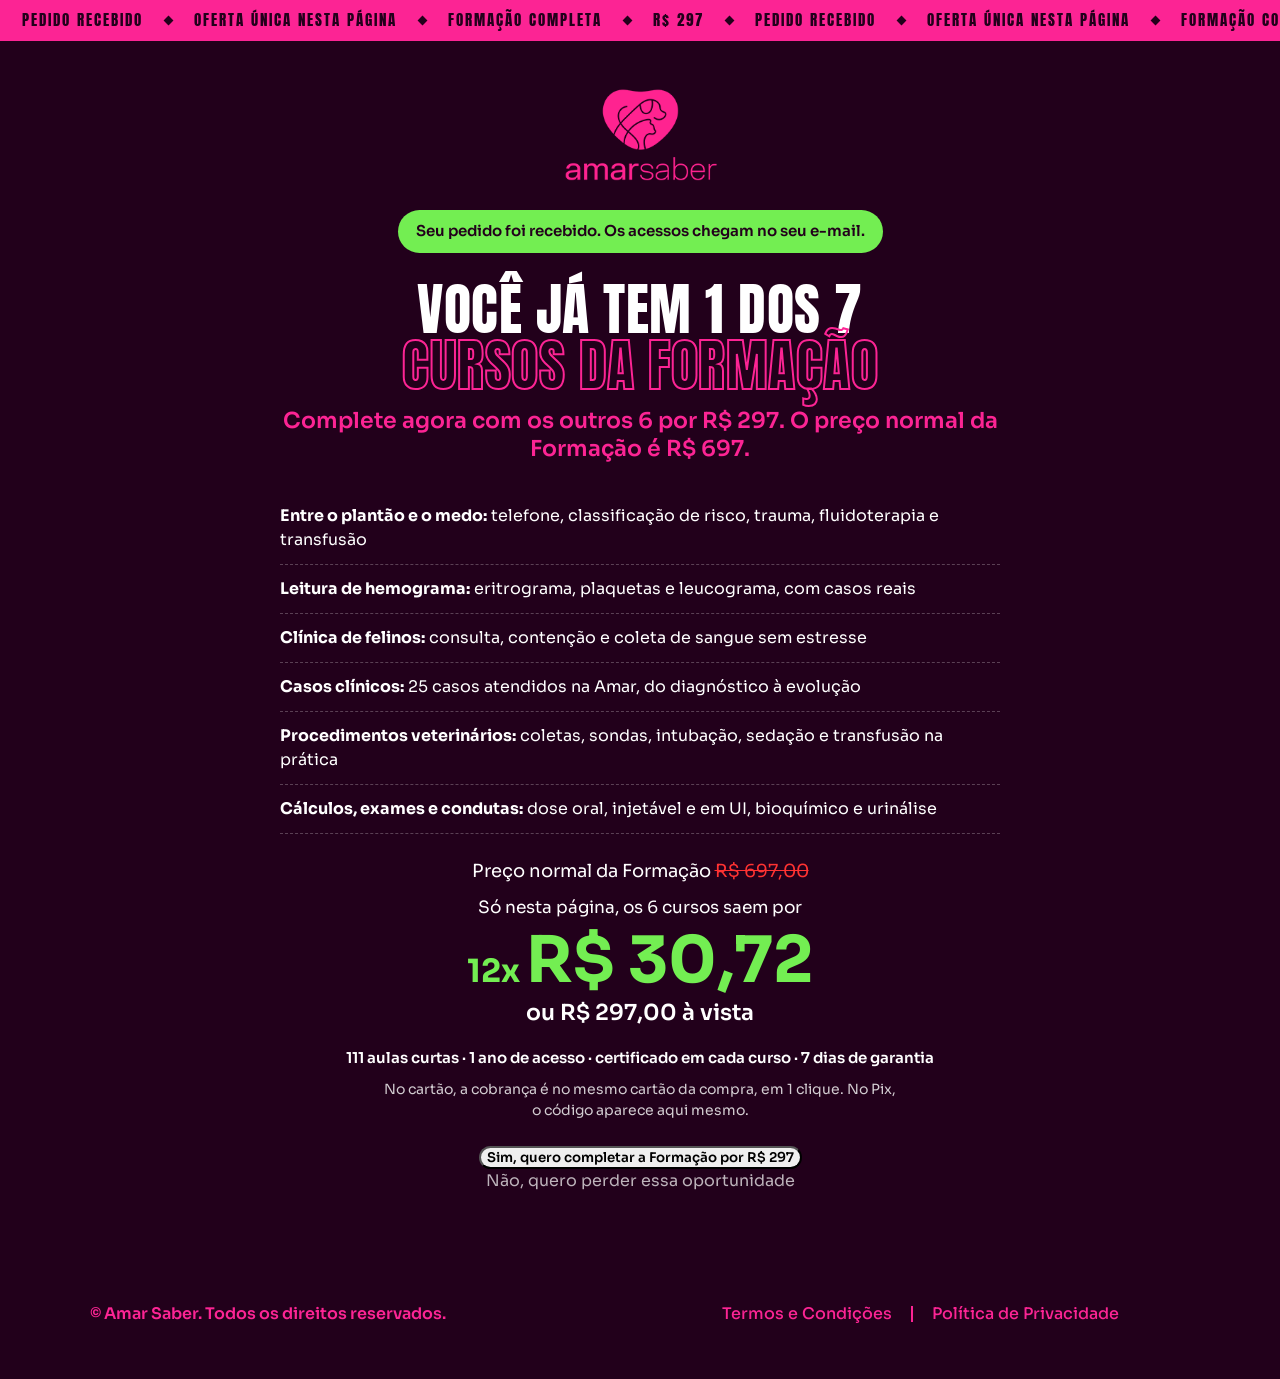
<file: upsell-teste/index.html>
<!doctype html>
<html lang="pt-BR">
<head>
  <meta charset="utf-8">
  <meta name="viewport" content="width=device-width, initial-scale=1.0, viewport-fit=cover">
  <title>TESTE · Upsell – Amar Saber</title>
  <meta name="robots" content="noindex">

  <link rel="icon" href="../assets/img/favicon-150.png" sizes="32x32">
  <link rel="icon" href="../assets/img/favicon-300.png" sizes="192x192">
  <link rel="apple-touch-icon" href="../assets/img/favicon-300.png">

  <link rel="preconnect" href="https://fonts.googleapis.com">
  <link rel="preconnect" href="https://fonts.gstatic.com" crossorigin>
  <link rel="stylesheet" href="https://fonts.googleapis.com/css2?family=Anton&family=Sora:wght@400;500;600;700&display=swap">
  <link rel="stylesheet" href="../assets/css/captura.css">

  <!-- ===== VERSÃO DE TESTE: oferta TESTE UPSELL (5Venypp, R$ 5), usada só pelo produto TESTE BLACK =====
       ===== UPSELL DA KIWIFY (11/11) =====
       Página de obrigado do Black e do Downsell na Kiwify. O script da Kiwify lê o token da compra na URL e cobra
       a Formação (oferta 5Venypp, R$ 297) no mesmo cartão em 1 clique; no Pix, gera um QR novo aqui mesmo.
       data-upsell-url / data-downsell-url: destino depois de aceitar / recusar (sem eles a Kiwify manda para a
       área de membros dela, que os nossos produtos não usam). upsell.js manda os eventos do PostHog. -->
  <script src="../assets/js/tracking.js" defer></script>
  <script src="../assets/js/upsell.js" defer></script>
</head>
<body data-etapas="comprou">
  <noscript><img height="1" width="1" style="display:none" alt="" src="https://www.facebook.com/tr?id=1393732806282634&ev=PageView&noscript=1"></noscript>

  <div class="cap-faixa" role="note" aria-label="Seu pedido foi recebido. Oferta única nesta página.">
    <div class="cap-faixa__trilha" aria-hidden="true">
      <div class="cap-faixa__grupo"><span>Pedido recebido</span><span>Oferta única nesta página</span><span>Formação completa</span><span>R$ 297</span><span>Pedido recebido</span><span>Oferta única nesta página</span><span>Formação completa</span><span>R$ 297</span></div>
      <div class="cap-faixa__grupo"><span>Pedido recebido</span><span>Oferta única nesta página</span><span>Formação completa</span><span>R$ 297</span><span>Pedido recebido</span><span>Oferta única nesta página</span><span>Formação completa</span><span>R$ 297</span></div>
    </div>
  </div>

  <section class="ds-oferta up-oferta" data-secao="upsell">
    <div class="cap-container ds-oferta__inner">
      <img class="ds-logo" src="../assets/img/logo-amarsaber.png" width="254" height="152" alt="Amar Saber">

      <p class="up-ok">Seu pedido foi recebido. Os acessos chegam no seu e-mail.</p>
      <h1 class="ds-title">Você já tem 1 dos 7 <span class="cap-contorno">cursos da Formação</span></h1>
      <p class="ds-sub">Complete agora com os outros 6 por R$&nbsp;297. O preço normal da Formação é R$&nbsp;697.</p>

      <ul class="ds-list">
        <li><b>Entre o plantão e o medo:</b> telefone, classificação de risco, trauma, fluidoterapia e transfusão</li>
        <li><b>Leitura de hemograma:</b> eritrograma, plaquetas e leucograma, com casos reais</li>
        <li><b>Clínica de felinos:</b> consulta, contenção e coleta de sangue sem estresse</li>
        <li><b>Casos clínicos:</b> 25 casos atendidos na Amar, do diagnóstico à evolução</li>
        <li><b>Procedimentos veterinários:</b> coletas, sondas, intubação, sedação e transfusão na prática</li>
        <li><b>Cálculos, exames e condutas:</b> dose oral, injetável e em UI, bioquímico e urinálise</li>
      </ul>

      <p class="ds-de">Preço normal da Formação <span class="ds-red">R$&nbsp;697,00</span></p>
      <p class="ds-but">Só nesta página, os 6 cursos saem por</p>
      <p class="ds-price"><span>12x</span>R$&nbsp;30,72</p>
      <p class="ds-cash">ou R$&nbsp;297,00 à vista</p>

      <p class="ds-note">111 aulas curtas · 1 ano de acesso · certificado em cada curso · 7 dias de garantia</p>
      <p class="up-como">No cartão, a cobrança é no mesmo cartão da compra, em 1 clique. No Pix, o código aparece aqui mesmo.</p>

      <!-- Botão da Kiwify (gerador de upsell, oferta "Formação Completa · Oferta pós-compra") -->
      <div class="up-kiwify" id="kiwify-upsell-5Venypp"
           data-upsell-url="https://black.amarsaber.com.br/compra-confirmada/?upsell=aceitou&teste=1"
           data-downsell-url="https://black.amarsaber.com.br/compra-confirmada/?upsell=recusou&teste=1"
           style="--kiwify-upsell-accept-bg:#00a313;--kiwify-upsell-accept-color:#FFFFFF">
        <button id="kiwify-upsell-trigger-5Venypp">Sim, quero completar a Formação por R$ 297</button>
        <div id="kiwify-upsell-cancel-trigger-5Venypp">Não, quero perder essa oportunidade</div>
      </div>
      <script src="https://snippets.kiwify.com/upsell-v2/upsell.min.js"></script>
    </div>
  </section>

  <footer class="cap-footer">
    <div class="cap-container cap-footer__inner">
      <p class="cap-footer__copy">© Amar Saber. Todos os direitos reservados.</p>
      <nav class="cap-footer__nav" aria-label="Rodapé">
        <a href="https://amarsaber.com.br/termos-e-condicoes/">Termos e Condições</a>
        <a href="https://amarsaber.com.br/politica-de-privacidade/">Política de Privacidade</a>
      </nav>
    </div>
  </footer>
</body>
</html>
</file>
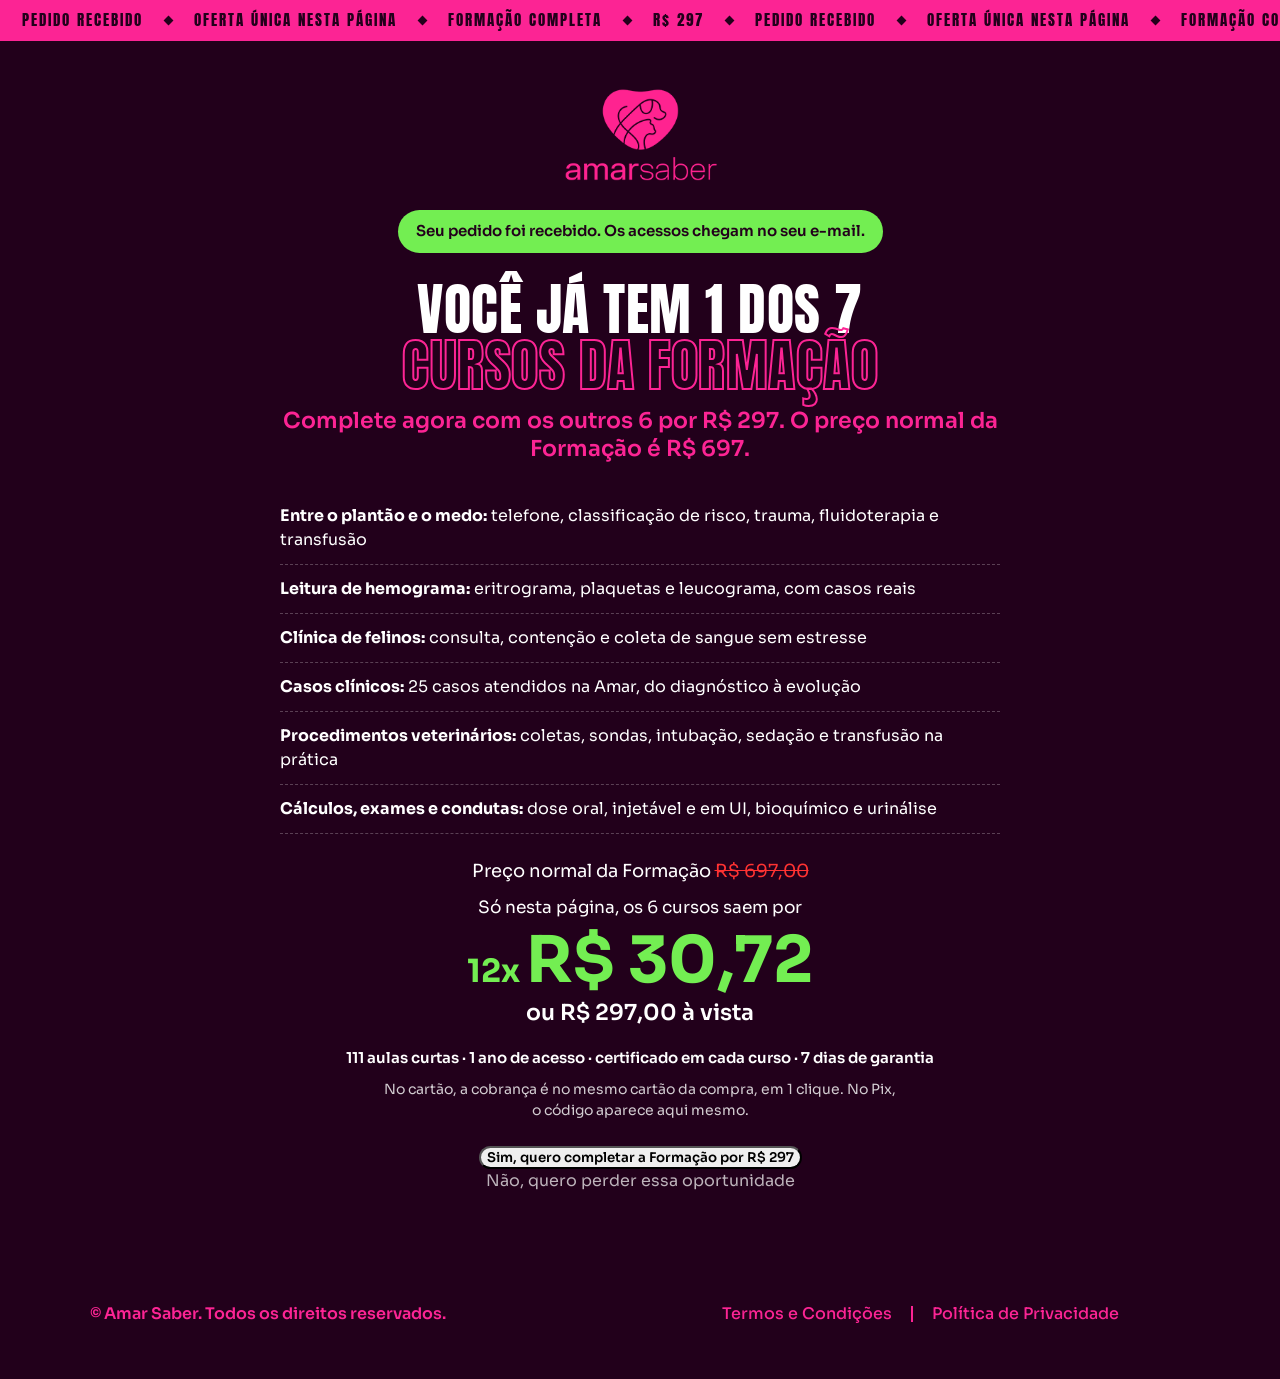
<file: upsell/index.html>
<!doctype html>
<html lang="pt-BR">
<head>
  <meta charset="utf-8">
  <meta name="viewport" content="width=device-width, initial-scale=1.0, viewport-fit=cover">
  <title>Complete a sua Formação – Amar Saber</title>
  <meta name="robots" content="noindex">

  <link rel="icon" href="../assets/img/favicon-150.png" sizes="32x32">
  <link rel="icon" href="../assets/img/favicon-300.png" sizes="192x192">
  <link rel="apple-touch-icon" href="../assets/img/favicon-300.png">

  <link rel="preconnect" href="https://fonts.googleapis.com">
  <link rel="preconnect" href="https://fonts.gstatic.com" crossorigin>
  <link rel="stylesheet" href="https://fonts.googleapis.com/css2?family=Anton&family=Sora:wght@400;500;600;700&display=swap">
  <link rel="stylesheet" href="../assets/css/captura.css">

  <!-- ===== UPSELL DA KIWIFY (11/11) =====
       Página de obrigado do Black e do Downsell na Kiwify. O script da Kiwify lê o token da compra na URL e cobra
       a Formação (oferta MrKKqps, R$ 297) no mesmo cartão em 1 clique; no Pix, gera um QR novo aqui mesmo.
       data-upsell-url / data-downsell-url: destino depois de aceitar / recusar (sem eles a Kiwify manda para a
       área de membros dela, que os nossos produtos não usam). upsell.js manda os eventos do PostHog. -->
  <script src="../assets/js/tracking.js" defer></script>
  <script src="../assets/js/upsell.js" defer></script>
</head>
<body data-etapas="comprou">
  <noscript><img height="1" width="1" style="display:none" alt="" src="https://www.facebook.com/tr?id=1393732806282634&ev=PageView&noscript=1"></noscript>

  <div class="cap-faixa" role="note" aria-label="Seu pedido foi recebido. Oferta única nesta página.">
    <div class="cap-faixa__trilha" aria-hidden="true">
      <div class="cap-faixa__grupo"><span>Pedido recebido</span><span>Oferta única nesta página</span><span>Formação completa</span><span>R$ 297</span><span>Pedido recebido</span><span>Oferta única nesta página</span><span>Formação completa</span><span>R$ 297</span></div>
      <div class="cap-faixa__grupo"><span>Pedido recebido</span><span>Oferta única nesta página</span><span>Formação completa</span><span>R$ 297</span><span>Pedido recebido</span><span>Oferta única nesta página</span><span>Formação completa</span><span>R$ 297</span></div>
    </div>
  </div>

  <section class="ds-oferta up-oferta" data-secao="upsell">
    <div class="cap-container ds-oferta__inner">
      <img class="ds-logo" src="../assets/img/logo-amarsaber.png" width="254" height="152" alt="Amar Saber">

      <p class="up-ok">Seu pedido foi recebido. Os acessos chegam no seu e-mail.</p>
      <h1 class="ds-title">Você já tem 1 dos 7 <span class="cap-contorno">cursos da Formação</span></h1>
      <p class="ds-sub">Complete agora com os outros 6 por R$&nbsp;297. O preço normal da Formação é R$&nbsp;697.</p>

      <ul class="ds-list">
        <li><b>Entre o plantão e o medo:</b> telefone, classificação de risco, trauma, fluidoterapia e transfusão</li>
        <li><b>Leitura de hemograma:</b> eritrograma, plaquetas e leucograma, com casos reais</li>
        <li><b>Clínica de felinos:</b> consulta, contenção e coleta de sangue sem estresse</li>
        <li><b>Casos clínicos:</b> 25 casos atendidos na Amar, do diagnóstico à evolução</li>
        <li><b>Procedimentos veterinários:</b> coletas, sondas, intubação, sedação e transfusão na prática</li>
        <li><b>Cálculos, exames e condutas:</b> dose oral, injetável e em UI, bioquímico e urinálise</li>
      </ul>

      <p class="ds-de">Preço normal da Formação <span class="ds-red">R$&nbsp;697,00</span></p>
      <p class="ds-but">Só nesta página, os 6 cursos saem por</p>
      <p class="ds-price"><span>12x</span>R$&nbsp;30,72</p>
      <p class="ds-cash">ou R$&nbsp;297,00 à vista</p>

      <p class="ds-note">111 aulas curtas · 1 ano de acesso · certificado em cada curso · 7 dias de garantia</p>
      <p class="up-como">No cartão, a cobrança é no mesmo cartão da compra, em 1 clique. No Pix, o código aparece aqui mesmo.</p>

      <!-- Botão da Kiwify (gerador de upsell, oferta "Formação Completa · Oferta pós-compra") -->
      <div class="up-kiwify" id="kiwify-upsell-MrKKqps"
           data-upsell-url="https://black.amarsaber.com.br/compra-confirmada/?upsell=aceitou"
           data-downsell-url="https://black.amarsaber.com.br/compra-confirmada/?upsell=recusou"
           style="--kiwify-upsell-accept-bg:#00a313;--kiwify-upsell-accept-color:#FFFFFF">
        <button id="kiwify-upsell-trigger-MrKKqps">Sim, quero completar a Formação por R$ 297</button>
        <div id="kiwify-upsell-cancel-trigger-MrKKqps">Não, quero perder essa oportunidade</div>
      </div>
      <script src="https://snippets.kiwify.com/upsell-v2/upsell.min.js"></script>
    </div>
  </section>

  <footer class="cap-footer">
    <div class="cap-container cap-footer__inner">
      <p class="cap-footer__copy">© Amar Saber. Todos os direitos reservados.</p>
      <nav class="cap-footer__nav" aria-label="Rodapé">
        <a href="https://amarsaber.com.br/termos-e-condicoes/">Termos e Condições</a>
        <a href="https://amarsaber.com.br/politica-de-privacidade/">Política de Privacidade</a>
      </nav>
    </div>
  </footer>
</body>
</html>
</file>
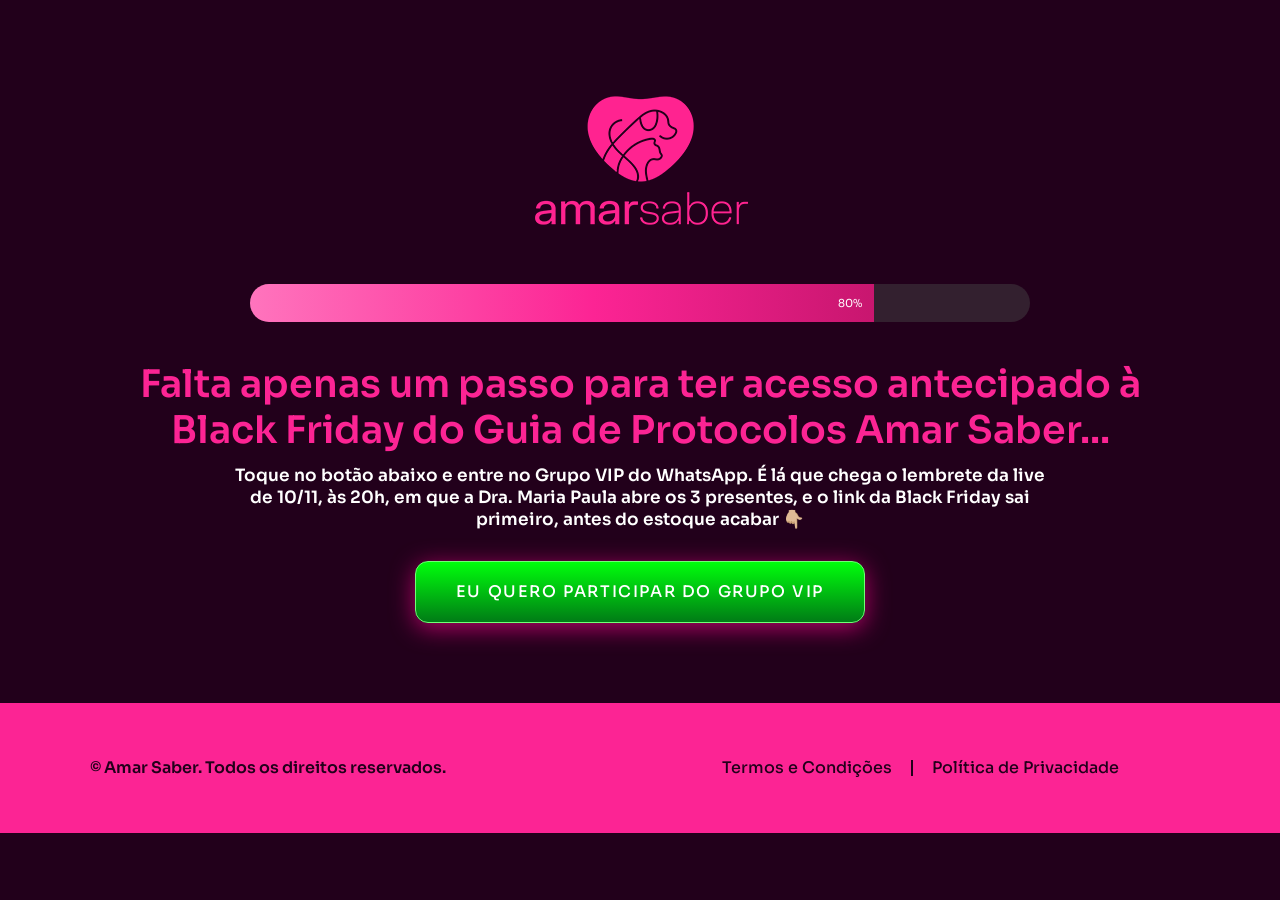
<file: acesso-antecipado/obrigado/index.html>
<!doctype html>
<html lang="pt-BR">
<head>
  <meta charset="utf-8">
  <meta name="viewport" content="width=device-width, initial-scale=1.0, viewport-fit=cover">
  <title>Falta um passo – Acesso antecipado Black Friday – Amar Saber</title>
  <meta name="robots" content="noindex">

  <link rel="icon" href="../../assets/img/favicon-150.png" sizes="32x32">
  <link rel="icon" href="../../assets/img/favicon-300.png" sizes="192x192">
  <link rel="apple-touch-icon" href="../../assets/img/favicon-300.png">

  <link rel="preconnect" href="https://fonts.googleapis.com">
  <link rel="preconnect" href="https://fonts.gstatic.com" crossorigin>
  <link rel="stylesheet" href="https://fonts.googleapis.com/css2?family=Sora:wght@400;500;600;700&display=swap">
  <link rel="stylesheet" href="../../assets/css/captura.css">

  <!-- Rastreamento: o clique no botão do grupo (data-grupo) envia GroupClick (Meta) e lp_grupo_clique (PostHog). -->
  <script src="../../assets/js/tracking.js" defer></script>
  <script src="https://cdn.utmify.com.br/scripts/utms/latest.js" data-utmify-prevent-xcod-sck data-utmify-prevent-subids async defer></script>
</head>
<body data-etapas="clicou_grupo">
  <noscript><img height="1" width="1" style="display:none" alt="" src="https://www.facebook.com/tr?id=1393732806282634&ev=PageView&noscript=1"></noscript>

  <main class="cap-container cap-obrigado__inner">
    <img class="cap-obrigado__logo" src="../../assets/img/logo-amarsaber.png" width="254" height="152" alt="Amar Saber">

    <div class="cap-progress" role="progressbar" aria-valuemin="0" aria-valuemax="100" aria-valuenow="80" aria-label="Seu cadastro">
      <div class="cap-progress__bar">80%</div>
    </div>

    <h1 class="cap-obrigado__title">Falta apenas um passo para ter acesso antecipado à Black Friday do Guia de Protocolos Amar Saber...</h1>
    <p class="cap-obrigado__text">Toque no botão abaixo e entre no Grupo VIP do WhatsApp. É lá que chega o lembrete da live de 10/11, às 20h, em que a Dra. Maria Paula abre os 3 presentes, e o link da Black Friday sai primeiro, antes do estoque acabar 👇🏼</p>

    <!-- Link do grupo VIP: rodízio do SendFlow (campanha "Black 2026 · Grupo VIP"), que manda para o grupo com vaga. Troque só o href. -->
    <a class="btn cap-obrigado__btn" href="https://sndflw.com/i/amarsaber-black-vip" data-grupo>EU QUERO PARTICIPAR DO GRUPO VIP</a>
  </main>

  <footer class="cap-footer cap-footer--rosa">
    <div class="cap-container cap-footer__inner">
      <p class="cap-footer__copy">© Amar Saber. Todos os direitos reservados.</p>
      <nav class="cap-footer__nav" aria-label="Rodapé">
        <a href="https://amarsaber.com.br/termos-e-condicoes/">Termos e Condições</a>
        <a href="https://amarsaber.com.br/politica-de-privacidade/">Política de Privacidade</a>
      </nav>
    </div>
  </footer>
</body>
</html>
</file>
<file: assets/css/style.css>
/* =========================================================
   Amar Saber — Black Friday Guia de Protocolos
   Cores e fontes centralizadas aqui: mude uma vez, muda tudo.
   ========================================================= */
:root {
  --bg-dark: #22001b;          /* fundo geral (seção "Para quem") */
  --pink: #fc2494;             /* rosa principal */
  --pink-hero: #f31f98;
  --pink-alt: #ff2390;         /* destaques e ícones da oferta */
  --pink-faq: #f02990;
  --red-strike: #ff3232;       /* preços riscados */
  --green-price: #73ee52;
  --green-whats: #52ff43;
  --topbar: #f70000;
  --footer-bg: #fad7bd;
  --font: "Sora", sans-serif;
  --container: 1140px;
}

*, *::before, *::after { box-sizing: border-box; }
html { scroll-behavior: smooth; }
body {
  margin: 0;
  background: var(--bg-dark);
  color: #333;
  font-family: var(--font);
  font-size: 16px;
  line-height: 1.5;
  -webkit-text-size-adjust: 100%;
}
img { max-width: 100%; height: auto; display: block; }
/* voltar.js: esconde a LP enquanto troca para o downsell */
.as-saindo body { visibility: hidden; }
h1, h2, h3, p { margin: 0; }
a { color: inherit; text-decoration: none; }
strong, b { font-weight: 700; }

.container { width: 100%; max-width: var(--container); margin: 0 auto; }
.center { display: flex; justify-content: center; }
.rosa { color: var(--pink-alt); }
.red { color: var(--red-strike); text-decoration: line-through; }

/* Mostrar/ocultar por dispositivo (mobile = até 767px) */
@media (max-width: 767px) { .only-desktop { display: none !important; } }
@media (min-width: 768px) { .only-mobile { display: none !important; } }

/* ---------- Botão verde (todos os CTAs) ---------- */
.btn {
  display: inline-block;
  padding: 28px;
  font-family: var(--font);
  font-size: 15px;
  font-weight: 500;
  line-height: 1;
  letter-spacing: -0.1px;
  color: #fff;
  text-align: center;
  background: linear-gradient(180deg, #00ff0c 0%, #007c16 100%);
  border: 1px solid #71ff77;
  border-radius: 13px;
  box-shadow: 0 5px 23px 0 #b30367;
  transition: transform .3s;
}
.btn:hover, .btn:focus-visible { transform: scale(1.1); }

/* ---------- Títulos de seção (brancos, centralizados) ---------- */
.section-title {
  font-size: 35px;
  font-weight: 700;
  line-height: 36px;
  color: #fff;
  text-align: center;
}

/* =========================================================
   FAIXA FIXA DO TOPO
   ========================================================= */
.topbar {
  position: fixed;
  top: 0; left: 0; right: 0;
  z-index: 28;
  background: var(--topbar);
  padding: 11px 10px 10px;
}
.topbar p {
  font-family: "Space Grotesk", sans-serif;
  font-size: 16px;
  font-weight: 600;
  line-height: 24px;
  color: #fff;
  text-align: center;
  text-transform: uppercase;
}

/* =========================================================
   1. HERO
   ========================================================= */
.hero {
  position: relative;
  min-height: 90vh;
  display: flex;
  padding: 0 10px;
  background: url(../img/hero-desktop.webp) center / cover no-repeat;
}
/* linha brilhante rosa na base do hero */
.hero::before {
  content: "";
  position: absolute;
  left: 0; right: 0; bottom: 0;
  height: 5px;
  background: linear-gradient(90deg, #180011 0%, #ff52b4 30%, #ff59b7 50%, #ff70c1 70%, #180011 100%);
}
.hero__inner { display: flex; padding: 10px 0; }
.hero__content {
  width: 49.729%;
  padding: 10px;
  display: flex;
  flex-direction: column;
  justify-content: center;
  gap: 20px;
}
.hero__spacer { flex: 1; }
.hero__logo { width: 180px; }
.hero__title {
  font-size: 32px;
  font-weight: 700;
  line-height: 1;
  color: var(--pink-hero);
}
.hero__lead {
  font-size: 14px;
  font-weight: 500;
  line-height: 22px;
  color: #fff;
}

/* =========================================================
   2. PARA QUEM É
   ========================================================= */
.para-quem { padding: 0 16px; overflow: hidden; }
.para-quem__inner { display: flex; padding: 48px 0; }
.para-quem__col {
  width: 50%;
  padding: 10px;
  display: flex;
  flex-direction: column;
  gap: 20px;
}
.para-quem__title {
  font-size: 38px;
  font-weight: 700;
  line-height: 32px;
  color: var(--pink);
  text-align: center;
}
.para-quem__mockup { width: 100%; }

.icon-box { display: flex; align-items: flex-start; gap: 24px; padding: 0 20px; }
.icon-box__icon {
  flex: none;
  display: inline-flex;
  padding: 6px;
  border-radius: 50%;
  background: var(--pink);
  transition: transform .3s;
}
.icon-box__icon:hover { transform: scale(1.1); }
.icon-box__icon svg { width: 29px; height: 29px; fill: #fff; }
.icon-box__title {
  margin: 8px 0 7px;
  font-size: 16px;
  font-weight: 600;
  line-height: 1.2;
  color: #fff;
}
.icon-box__title--lg { font-size: 17px; }
.icon-box__text {
  font-size: 13px;
  font-weight: 400;
  line-height: 15px;
  color: #fdebdf;
}

.para-quem__col:first-child { gap: 0; }

/* linha pontilhada entre os itens */
.divider { padding: 15px 0; margin-top: -4px; }
.divider::before {
  content: "";
  display: block;
  height: 20px;
  background: rgba(255, 222, 222, .34);
  -webkit-mask: url("data:image/svg+xml,%3Csvg xmlns='http://www.w3.org/2000/svg' preserveAspectRatio='xMidYMid meet' overflow='visible' height='100%25' viewBox='0 0 126 26' fill='black' stroke='none'%3E%3Cpath d='M3,10.2c2.6,0,2.6,2,2.6,3.2S4.4,16.5,3,16.5s-3-1.4-3-3.2S0.4,10.2,3,10.2z M18.8,10.2c1.7,0,3.2,1.4,3.2,3.2s-1.4,3.2-3.2,3.2c-1.7,0-3.2-1.4-3.2-3.2S17,10.2,18.8,10.2z M34.6,10.2c1.5,0,2.6,1.4,2.6,3.2s-0.5,3.2-1.9,3.2c-1.5,0-3.4-1.4-3.4-3.2S33.1,10.2,34.6,10.2z M50.5,10.2c1.7,0,3.2,1.4,3.2,3.2s-1.4,3.2-3.2,3.2c-1.7,0-3.3-0.9-3.3-2.6S48.7,10.2,50.5,10.2z M66.2,10.2c1.5,0,3.4,1.4,3.4,3.2s-1.9,3.2-3.4,3.2c-1.5,0-2.6-0.4-2.6-2.1S64.8,10.2,66.2,10.2z M82.2,10.2c1.7,0.8,2.6,1.4,2.6,3.2s-0.1,3.2-1.6,3.2c-1.5,0-3.7-1.4-3.7-3.2S80.5,9.4,82.2,10.2zM98.6,10.2c1.5,0,2.6,0.4,2.6,2.1s-1.2,4.2-2.6,4.2c-1.5,0-3.7-0.4-3.7-2.1S97.1,10.2,98.6,10.2z M113.4,10.2c1.2,0,2.2,0.9,2.2,3.2s-0.1,3.2-1.3,3.2s-3.1-1.4-3.1-3.2S112.2,10.2,113.4,10.2z'/%3E%3C/svg%3E") 0 0 / auto 100% repeat-x;
          mask: url("data:image/svg+xml,%3Csvg xmlns='http://www.w3.org/2000/svg' preserveAspectRatio='xMidYMid meet' overflow='visible' height='100%25' viewBox='0 0 126 26' fill='black' stroke='none'%3E%3Cpath d='M3,10.2c2.6,0,2.6,2,2.6,3.2S4.4,16.5,3,16.5s-3-1.4-3-3.2S0.4,10.2,3,10.2z M18.8,10.2c1.7,0,3.2,1.4,3.2,3.2s-1.4,3.2-3.2,3.2c-1.7,0-3.2-1.4-3.2-3.2S17,10.2,18.8,10.2z M34.6,10.2c1.5,0,2.6,1.4,2.6,3.2s-0.5,3.2-1.9,3.2c-1.5,0-3.4-1.4-3.4-3.2S33.1,10.2,34.6,10.2z M50.5,10.2c1.7,0,3.2,1.4,3.2,3.2s-1.4,3.2-3.2,3.2c-1.7,0-3.3-0.9-3.3-2.6S48.7,10.2,50.5,10.2z M66.2,10.2c1.5,0,3.4,1.4,3.4,3.2s-1.9,3.2-3.4,3.2c-1.5,0-2.6-0.4-2.6-2.1S64.8,10.2,66.2,10.2z M82.2,10.2c1.7,0.8,2.6,1.4,2.6,3.2s-0.1,3.2-1.6,3.2c-1.5,0-3.7-1.4-3.7-3.2S80.5,9.4,82.2,10.2zM98.6,10.2c1.5,0,2.6,0.4,2.6,2.1s-1.2,4.2-2.6,4.2c-1.5,0-3.7-0.4-3.7-2.1S97.1,10.2,98.6,10.2z M113.4,10.2c1.2,0,2.2,0.9,2.2,3.2s-0.1,3.2-1.3,3.2s-3.1-1.4-3.1-3.2S112.2,10.2,113.4,10.2z'/%3E%3C/svg%3E") 0 0 / auto 100% repeat-x;
}

/* =========================================================
   3. O QUE É + VÍDEO
   ========================================================= */
.o-que-e { background: linear-gradient(180deg, #fc2494 0%, #941657 100%); }
.o-que-e__inner { display: flex; flex-direction: column; align-items: center; gap: 20px; padding: 48px 0; }
.o-que-e .section-title { align-self: stretch; }
.o-que-e__text {
  width: 69%;
  font-size: 18px;
  font-weight: 500;
  line-height: 27px;
  letter-spacing: .2px;
  color: #fff;
}
.o-que-e__text p { margin-bottom: 14.4px; }

.video { position: relative; width: 100%; height: 416px; border-radius: 38px; overflow: hidden; }
.video__cover, .video iframe {
  position: absolute; inset: 0;
  width: 100%; height: 100%;
  border: 0; padding: 0;
}
.video__cover {
  display: flex; align-items: center; justify-content: center;
  background: center / cover no-repeat;
  cursor: pointer;
}
.video__play { width: 100px; height: 100px; fill: #fff; filter: drop-shadow(1px 0 6px rgba(0,0,0,.3)); }

/* =========================================================
   4. AUTORAS
   ========================================================= */
.autoras { background: #fff; padding: 0 16px; overflow: hidden; }
.autoras__inner { display: flex; flex-direction: column; gap: 20px; padding: 48px 0; }
.autoras__row { display: flex; gap: 20px; padding: 10px; }
.autoras__col { width: 50%; padding: 10px; display: flex; flex-direction: column; gap: 20px; }
.autoras__col--img { justify-content: center; transform: translateX(73px) scale(1.2); }
.badge {
  width: 36%;
  border: 1px solid #ff1e94;
  border-radius: 75px;
  font-size: 14.4px;
  font-weight: 300;
  line-height: 31px;
  color: #ff1e94;
  text-align: center;
}
.autoras__title {
  font-size: 30.4px;
  font-weight: 600;
  line-height: 1;
  color: var(--pink);
}
.autoras__text {
  font-size: 16px;
  line-height: 24px;
  letter-spacing: -0.8px;
  color: #2c2c2c;
}
.autoras__text p { margin-bottom: 14.4px; }

.cards {
  display: flex;
  gap: 10px;
  padding: 16px;
  border-radius: 37px;
  background: linear-gradient(180deg, #db2382 0%, #f2295b 100%);
}
.card {
  flex: 1 1 0;
  display: flex; flex-direction: column; justify-content: center;
  padding: 30px;
  border-radius: 21px;
  font-size: 13px;
  line-height: 19.5px;
  color: #fff;
  text-align: center;
}
.card p { margin-bottom: 14.4px; }
.card--dark { background: #430943; }
.card--wine { background: #8b0b53; }

/* =========================================================
   5. DEPOIMENTOS + SUMÁRIO
   ========================================================= */
.provas { background: var(--pink); padding: 0 16px; overflow: hidden; }
.provas__inner { display: flex; flex-direction: column; align-items: center; gap: 20px; padding-bottom: 48px; }
.provas .section-title { align-self: stretch; }
.provas__arrow { width: 144px; margin-bottom: 29px; }
.provas__title2 { padding: 30px 0; }

.gallery { display: grid; grid-template-columns: repeat(3, 1fr); }
.gallery a { display: block; overflow: hidden; }
.gallery img { width: 100%; transition: transform .35s; }
.gallery a:hover img { transform: scale(1.1); }
.gallery--depoimentos { width: 80%; gap: 10px; }
.gallery--sumario { width: 100%; gap: 2px; }
.gallery--sumario img { aspect-ratio: 2517 / 3544; object-fit: cover; }

.provas__more {
  align-self: stretch;
  font-size: 18px;
  line-height: 15px;
  color: #36002b;
  text-align: center;
}
.provas__whats {
  align-self: stretch;
  font-size: 13px;
  font-weight: 600;
  line-height: 19.5px;
  color: #fff;
  text-align: center;
}
.provas__whats { margin-bottom: 14.4px; }
.provas__whats a { color: var(--green-whats); }

/* ---------- Carrossel (só mobile) ---------- */
.carousel { position: relative; width: 83.3%; align-self: center; padding-bottom: 36px; }
.carousel__viewport { overflow: hidden; }
.carousel__track { display: flex; transition: transform .5s ease; }
.carousel__track img { flex: 0 0 100%; width: 100%; object-fit: cover; }
.carousel--depoimentos img { aspect-ratio: 1080 / 1920; }
.carousel--sumario img { aspect-ratio: 2481 / 3508; }
.carousel__btn {
  position: absolute; top: calc(50% - 18px); transform: translateY(-50%);
  width: 25px; height: 25px; padding: 0;
  background: none; border: 0; cursor: pointer;
  color: #fff;
}
.carousel__btn svg { width: 25px; height: 25px; fill: currentColor; }
.carousel__btn--prev { left: -30px; }
.carousel__btn--next { right: -30px; }
.carousel__dots { position: absolute; left: 0; right: 0; bottom: 8px; display: flex; justify-content: center; gap: 12px; }
.carousel__dots button {
  width: 6px; height: 6px; padding: 0; border: 0; border-radius: 50%;
  background: #000; opacity: .2; cursor: pointer;
}
.carousel__dots button.is-active { opacity: 1; }

/* ---------- Lightbox (clique nas imagens da grade) ---------- */
.lightbox {
  position: fixed; inset: 0; z-index: 100;
  display: none; align-items: center; justify-content: center;
  background: rgba(0, 0, 0, .9);
}
.lightbox.is-open { display: flex; }
.lightbox img { max-width: 90vw; max-height: 90vh; width: auto; }
.lightbox button {
  position: absolute; background: none; border: 0; color: #fff; font-size: 40px; line-height: 1;
  cursor: pointer; padding: 15px; opacity: .8;
}
.lightbox button:hover { opacity: 1; }
.lightbox__close { top: 10px; right: 10px; }
.lightbox__prev { left: 10px; top: 50%; transform: translateY(-50%); }
.lightbox__next { right: 10px; top: 50%; transform: translateY(-50%); }

/* =========================================================
   5b. BÔNUS (comunidade + Atendimento Extraordinário)
   ========================================================= */
.bonus { padding: 0 16px; overflow: hidden; }
.bonus__inner { display: flex; flex-direction: column; align-items: center; gap: 30px; padding: 56px 0; }
.bonus__title { max-width: 760px; }
.bonus__cards { width: 100%; max-width: 900px; }
.bonus .card { text-align: left; justify-content: flex-start; font-size: 15px; line-height: 22px; }
.bonus__name { margin-bottom: 10px; font-size: 19px; font-weight: 700; line-height: 1.25; color: #fff; }

/* =========================================================
   6. OFERTA
   ========================================================= */
.oferta {
  position: relative;
  background: url(../img/bg-oferta.jpg) center / cover no-repeat;
}
.oferta::before {
  content: "";
  position: absolute; inset: 0;
  background: linear-gradient(270deg, #230014 0%, #700e41 100%);
  opacity: .91;
}
.oferta__inner { position: relative; display: flex; justify-content: center; padding-bottom: 32px; }
.oferta__col {
  width: 50%;
  padding: 10px;
  display: flex; flex-direction: column; align-items: center; gap: 20px;
  color: #fff;
  text-align: center;
}
.oferta__col > * { width: 100%; }
.oferta__kicker { font-size: 20px; font-weight: 300; line-height: 32px; }
.oferta__title { font-size: 32px; font-weight: 600; line-height: 34px; letter-spacing: -1.2px; }

.oferta__list { width: auto; margin: 0; padding: 0; list-style: none; text-align: left; }
.oferta__list li {
  position: relative;
  padding-left: 25px;
  font-size: 16px; line-height: 24px; letter-spacing: -1px;
}
.oferta__list li:not(:last-child) { padding-bottom: 9.5px; }
.oferta__list li + li { margin-top: 9.5px; }
.oferta__list li:not(:last-child)::after {
  content: "";
  position: absolute; left: 0; right: 0; bottom: 0;
  border-top: 1px dashed rgba(221, 221, 221, .26);
}
.oferta__list li::before {
  content: "";
  position: absolute; left: 0; top: 2px;
  width: 20px; height: 20px;
  background: var(--pink-alt);
  -webkit-mask: url("data:image/svg+xml,%3Csvg xmlns='http://www.w3.org/2000/svg' viewBox='0 0 512 512'%3E%3Cpath d='M256 56c110.532 0 200 89.451 200 200 0 110.532-89.451 200-200 200-110.532 0-200-89.451-200-200 0-110.532 89.451-200 200-200m0-48C119.033 8 8 119.033 8 256s111.033 248 248 248 248-111.033 248-248S392.967 8 256 8zm0 168c-44.183 0-80 35.817-80 80s35.817 80 80 80 80-35.817 80-80-35.817-80-80-80z'/%3E%3C/svg%3E") center / contain no-repeat;
          mask: url("data:image/svg+xml,%3Csvg xmlns='http://www.w3.org/2000/svg' viewBox='0 0 512 512'%3E%3Cpath d='M256 56c110.532 0 200 89.451 200 200 0 110.532-89.451 200-200 200-110.532 0-200-89.451-200-200 0-110.532 89.451-200 200-200m0-48C119.033 8 8 119.033 8 256s111.033 248 248 248 248-111.033 248-248S392.967 8 256 8zm0 168c-44.183 0-80 35.817-80 80s35.817 80 80 80 80-35.817 80-80-35.817-80-80-80z'/%3E%3C/svg%3E") center / contain no-repeat;
}

.oferta__total { font-size: 22.4px; font-weight: 500; line-height: 34px; letter-spacing: -1.2px; }
.oferta__but { font-size: 16px; line-height: 24px; letter-spacing: -.5px; }
.oferta__price {
  font-size: 75.2px; font-weight: 600; line-height: 67px; letter-spacing: -3.7px;
  color: var(--green-price);
}
.oferta__price span { font-size: 50%; }
.oferta__cash { font-size: 27.2px; line-height: 15px; letter-spacing: -3.7px; }
.oferta__stock { font-size: 16px; font-weight: 700; line-height: 22px; color: #fff; }
.oferta__note { font-size: 16px; line-height: 20px; color: #fdbcbc; }
.oferta__book { width: 380px; }
.oferta__book:hover { animation: hang 2s ease-in-out infinite alternate; }
@keyframes hang {
  0%   { transform: translateY(8px); }
  50%  { transform: translateY(4px); }
  100% { transform: translateY(8px); }
}

/* =========================================================
   7. FAQ
   ========================================================= */
.faq { background: #230014; overflow: hidden; }
.faq__inner { display: flex; flex-direction: column; gap: 20px; padding: 62px 0 73px; }
.faq__title { font-size: 42px; font-weight: 600; line-height: 42px; color: var(--pink-faq); text-align: center; }
.faq__list details + details { margin-top: 18px; }
.faq summary {
  display: flex; align-items: center; gap: 10px;
  padding: 15px;
  border: 1px groove var(--pink-faq);
  border-radius: 51px;
  font-size: 16px; font-weight: 500; line-height: 24px;
  color: #fffdfd;
  cursor: pointer;
  list-style: none;
}
.faq summary::-webkit-details-marker { display: none; }
.faq summary::before {
  content: "";
  flex: none;
  width: 13px; height: 15px;
  background: #fffdfd;
  -webkit-mask: url("data:image/svg+xml,%3Csvg xmlns='http://www.w3.org/2000/svg' viewBox='0 0 448 512'%3E%3Cpath d='M416 208H272V64c0-17.67-14.33-32-32-32h-32c-17.67 0-32 14.33-32 32v144H32c-17.67 0-32 14.33-32 32v32c0 17.67 14.33 32 32 32h144v144c0 17.67 14.33 32 32 32h32c17.67 0 32-14.33 32-32V304h144c17.67 0 32-14.33 32-32v-32c0-17.67-14.33-32-32-32z'/%3E%3C/svg%3E") center / contain no-repeat;
          mask: url("data:image/svg+xml,%3Csvg xmlns='http://www.w3.org/2000/svg' viewBox='0 0 448 512'%3E%3Cpath d='M416 208H272V64c0-17.67-14.33-32-32-32h-32c-17.67 0-32 14.33-32 32v144H32c-17.67 0-32 14.33-32 32v32c0 17.67 14.33 32 32 32h144v144c0 17.67 14.33 32 32 32h32c17.67 0 32-14.33 32-32V304h144c17.67 0 32-14.33 32-32v-32c0-17.67-14.33-32-32-32z'/%3E%3C/svg%3E") center / contain no-repeat;
}
.faq details[open] summary::before {
  -webkit-mask-image: url("data:image/svg+xml,%3Csvg xmlns='http://www.w3.org/2000/svg' viewBox='0 0 448 512'%3E%3Cpath d='M416 208H32c-17.67 0-32 14.33-32 32v32c0 17.67 14.33 32 32 32h384c17.67 0 32-14.33 32-32v-32c0-17.67-14.33-32-32-32z'/%3E%3C/svg%3E");
          mask-image: url("data:image/svg+xml,%3Csvg xmlns='http://www.w3.org/2000/svg' viewBox='0 0 448 512'%3E%3Cpath d='M416 208H32c-17.67 0-32 14.33-32 32v32c0 17.67 14.33 32 32 32h384c17.67 0 32-14.33 32-32v-32c0-17.67-14.33-32-32-32z'/%3E%3C/svg%3E");
}
.faq__answer { background: #1d0017; padding: 0 10px; }
.faq__answer p { padding: 10px 0 14.4px; font-size: 16px; line-height: 24px; color: #fff; }

/* =========================================================
   RODAPÉ
   ========================================================= */
.footer { background: var(--footer-bg); }
.footer__inner {
  display: grid;
  grid-template-columns: 1fr 1fr;
  gap: 20px;
  align-items: center;
  min-height: 171px;
  padding: 30px 0;
}
.footer__copy { font-size: 16px; font-weight: 600; line-height: 16px; color: var(--pink); }
.footer__nav { display: flex; justify-content: center; align-items: center; }
.footer__nav a {
  position: relative;
  padding: 13px 20px;
  font-family: "Roboto", sans-serif;
  font-size: 16px; font-weight: 600; line-height: 20px;
  color: var(--pink);
}
.footer__nav a + a::before {
  content: "";
  position: absolute; left: -1px; top: 50%; transform: translateY(-50%);
  height: 16px;
  border-left: 2px solid var(--pink);
}

/* =========================================================
   ESPAÇAMENTOS FINOS DO DESKTOP (iguais ao layout original)
   ========================================================= */
@media (min-width: 768px) {
  .hero__logo { margin-left: -15px; }

  .para-quem__title { margin: 25px 0 49px; }
  .para-quem .center { margin-top: 35px; }

  .oferta__col { gap: 0; }
  .oferta__kicker { margin-top: 34px; }
  .oferta__title  { margin-top: 7px; }
  .oferta__list   { margin-top: 12px; }
  .oferta__total  { margin-top: 29px; }
  .oferta__but    { margin-top: 12px; }
  .oferta__price  { margin-top: 20px; }
  .oferta__cash   { margin-top: -16px; line-height: 51px; }
  .oferta__stock  { margin-top: 18px; }
  .oferta__note   { margin-top: 1px; }
  .oferta .center { margin-top: 34px; }
  .oferta__book   { margin-top: 20px; }
}

/* =========================================================
   TABLET (até 1024px)
   ========================================================= */
@media (max-width: 1024px) {
  .gallery { grid-template-columns: repeat(2, 1fr); }
  .gallery--sumario { gap: 10px; }
  .container { padding-left: 10px; padding-right: 10px; }
}

/* =========================================================
   MOBILE (até 767px)
   ========================================================= */
@media (max-width: 767px) {
  .container { padding-left: 0; padding-right: 0; }

  .topbar { padding: 9.6px 0 16px; }
  .topbar p { font-size: 14.04px; line-height: 21.06px; }

  .hero { padding: 243px 16px 0; background-image: url(../img/hero-mobile.webp); background-position: center top; }
  .hero__inner { flex-direction: column; padding: 0; }
  .hero__content { width: 100%; padding: 0; text-align: center; align-items: center; }
  .hero__spacer { flex: none; height: 70px; }
  .hero__logo { width: 108px; }
  .hero__title { font-size: 23.4px; line-height: 1.1; }
  .hero__lead { font-size: 14.04px; line-height: 1.4; }
  .btn { font-size: 12.48px; }
  .btn--tight { font-size: 12.87px; letter-spacing: -.7px; }

  .para-quem__inner { flex-direction: column; }
  .para-quem__col { width: 100%; }
  .para-quem__col:first-child { padding-bottom: 25px; }
  .para-quem__title { font-size: 25px; margin-bottom: 26px; }
  .para-quem__mockup { transform: scale(1.5); margin: 13px 0 22px; }

  .o-que-e { padding: 0 16px; }
  .o-que-e__text { width: 83%; font-size: 15px; line-height: 15px; }
  .video { height: auto; aspect-ratio: 16 / 9; border-radius: 0 38px; }

  .autoras__row { flex-direction: column; padding: 0; }
  .autoras__col { width: 100%; padding: 0; }
  .autoras__col--img { transform: none; }
  .badge { width: 170px; align-self: center; }

  .cards {
    flex-direction: column;
    gap: 15px;
    padding: 48px 16px;
    background: linear-gradient(0deg, #db2382 0%, #f2295b 100%);
  }
  .card { flex: none; }

  .bonus__inner { padding: 40px 0; gap: 24px; }
  .bonus__title { font-size: 26px; line-height: 30px; }
  .bonus .card { padding: 24px 20px; font-size: 14px; line-height: 21px; }

  .section-title--sm { font-size: 31.2px; }
  .provas__arrow { margin-bottom: 11px; }
  .provas__more { font-size: 19px; }

  .oferta { background-position: left top; }
  .oferta__inner { padding-bottom: 32px; }
  .oferta__col { width: 100%; gap: 0; }
  .oferta__kicker { width: 300px; margin-top: 20px; font-size: 19.5px; line-height: 1.1; }
  .oferta__title  { margin-top: 15px; font-size: 24.18px; line-height: 1; }
  .oferta__list   { margin-top: 15px; }
  .oferta__list li { font-size: 14.82px; line-height: 1.5; }
  .oferta__total  { margin-top: 16px; font-size: 20.28px; line-height: 1.4; }
  .oferta__but    { margin-top: 16px; width: 312px; font-size: 12.09px; line-height: 1.5; }
  .oferta__price  { margin: 15px 0 -10px; font-size: 60.45px; line-height: 70px; }
  .oferta__cash   { font-size: 20.28px; line-height: 1.4; letter-spacing: -1.5px; }
  .oferta__stock  { margin-top: 14px; font-size: 14px; line-height: 20px; }
  .oferta__note   { margin-top: 16px; }
  .oferta .center { margin-top: 16px; }
  .oferta__book   { margin-top: 20px; width: 370px; }

  .faq__list { width: 360px; max-width: calc(100% - 30px); margin-left: 18px; }
  .faq summary { font-size: 12.48px; line-height: 18.72px; }

  .footer__inner { grid-template-columns: 1fr; gap: 10px; min-height: 0; padding: 15px 0 0; text-align: center; }
  .footer__nav a { font-size: 14px; padding: 8px 14px; }
}
</file>
<file: assets/css/venda.css>
/* =========================================================
   Amar Saber — Página de vendas (raiz): componentes da Black
   Carregado depois do style.css, que o /teste/ também usa: aqui só entram
   peças novas (prefixo vd-) e os ajustes da LP. Não mexer no style.css.
   ========================================================= */
:root {
  --display: "Anton", "Impact", "Arial Narrow", sans-serif;
  --cream: #fdebdf;
  --card-border: #fd4ba89e;
  --amarelo: #ffd23f;
}
[hidden] { display: none !important; }

.vd-anton { font-family: var(--display); font-weight: 400; text-transform: uppercase; letter-spacing: .5px; }
/* Palavra em contorno (sem suporte a stroke, fica rosa cheia) */
.vd-contorno { color: var(--pink); }
@supports (-webkit-text-stroke: 1px #000) {
  .vd-contorno { color: transparent; -webkit-text-stroke: 2px var(--pink); }
}

/* ---------- Faixa rolando (no lugar da .topbar) ---------- */
.vd-faixa { position: sticky; top: 0; z-index: 40; overflow: hidden; white-space: nowrap; background: var(--pink); color: var(--bg-dark); }
.vd-faixa__trilha { display: inline-flex; animation: vd-faixa 36s linear infinite; }
.vd-faixa__grupo { display: inline-flex; }
.vd-faixa__grupo span {
  display: inline-flex; align-items: center; gap: 22px; padding: 9px 0 9px 22px;
  font-family: var(--display); font-size: 15px; letter-spacing: 2px; text-transform: uppercase;
}
.vd-faixa__grupo span::after { content: ""; width: 7px; height: 7px; background: var(--bg-dark); transform: rotate(45deg); }
@keyframes vd-faixa { to { transform: translateX(-50%); } }

/* ---------- Pílula (vira "você veio da live" pela UTM) ---------- */
.vd-pill {
  display: inline-flex; align-items: center; gap: 10px; align-self: flex-start;
  padding: 8px 16px; border: 1px solid var(--card-border); border-radius: 100px;
  background: rgba(252, 36, 148, .1); color: #fff;
  font-size: 11px; font-weight: 700; letter-spacing: 2px; text-transform: uppercase;
}
.vd-pill__dot { flex: none; width: 8px; height: 8px; border-radius: 50%; background: #ff3b30; animation: vd-pulso 1.6s infinite; }
.vd-pill.is-live { background: var(--pink); border-color: var(--pink); color: var(--bg-dark); }
.vd-pill.is-live .vd-pill__dot { background: var(--bg-dark); animation: none; }
@keyframes vd-pulso {
  0% { box-shadow: 0 0 0 0 rgba(255, 59, 48, .6); }
  70% { box-shadow: 0 0 0 10px rgba(255, 59, 48, 0); }
  100% { box-shadow: 0 0 0 0 rgba(255, 59, 48, 0); }
}

/* ---------- Hero ---------- */
.hero__title.vd-anton { font-size: clamp(38px, 4.4vw, 58px); line-height: 1.12; color: #fff; }
.hero__title span { display: block; }
.vd-itens { display: flex; flex-wrap: wrap; gap: 6px; }
.vd-itens li {
  padding: 5px 10px; border: 1px solid var(--card-border); border-radius: 6px;
  background: rgba(252, 36, 148, .16); color: #fff;
  font-size: 11px; font-weight: 600; letter-spacing: .5px; list-style: none;
}
.vd-itens { margin: 0; padding: 0; }
/* Chip da Sala VIP (07/11): amarelo, para destacar dos outros itens; some junto com o bloco da oferta */
.vd-itens li.vd-itens__vip { border-color: var(--amarelo); background: rgba(255, 214, 0, .14); color: var(--amarelo); }
.vd-itens li[hidden] { display: none; }
.vd-hero__foto { display: none; }

/* Selo "lote limitado" (até a reta final) */
.vd-lote { display: flex; align-items: center; gap: 12px; font-size: 13px; font-weight: 600; line-height: 18px; color: var(--cream); }
.vd-lote b, .vd-selo {
  flex: none; padding: 5px 12px; border: 2px solid var(--amarelo); border-radius: 6px; color: var(--amarelo);
  font-family: var(--display); font-weight: 400; font-size: 17px; letter-spacing: 2.5px; text-transform: uppercase;
  transform: rotate(-4deg);
}
.vd-lote--centro { justify-content: center; }

/* Prova em número */
.vd-prova { display: flex; align-items: center; gap: 10px; font-size: 13px; line-height: 17px; color: var(--cream); }
.vd-prova b { font-family: var(--display); font-weight: 400; font-size: 30px; letter-spacing: .5px; color: var(--pink); }
.vd-prova--rosa { justify-content: center; font-size: 15px; color: #fff; }
.vd-prova--rosa b { color: var(--bg-dark); }

/* ---------- Contador (só na reta final) ---------- */
.vd-contador__rotulo { font-size: 11px; font-weight: 600; letter-spacing: 2px; text-transform: uppercase; color: var(--cream); }
.vd-contador__grade { display: flex; gap: 8px; margin-top: 8px; }
.vd-contador__grade span {
  display: flex; flex-direction: column; align-items: center; min-width: 62px; padding: 8px 6px;
  font-size: 10px; letter-spacing: 1.4px; text-transform: uppercase; color: var(--cream);
  border: 1px solid var(--card-border); border-radius: 10px; background: rgba(34, 0, 27, .6);
}
.vd-contador__grade b { font-family: var(--display); font-weight: 400; font-size: 26px; line-height: 1.1; color: #fff; font-variant-numeric: tabular-nums; }
.vd-contador__fim { font-size: 16px; font-weight: 700; color: var(--pink); }
.vd-contador--centro { text-align: center; }
.vd-contador--centro .vd-contador__grade { justify-content: center; }

/* ---------- 2. Dores → soluções ---------- */
.vd-dores { padding: 56px 16px 64px; color: #fff; background: radial-gradient(ellipse at 50% 0%, #3d0631 0%, var(--bg-dark) 65%); }
.vd-kicker { font-size: 13px; font-weight: 700; letter-spacing: 3px; text-transform: uppercase; color: var(--pink); text-align: center; }
.vd-h2 { margin-top: 10px; font-size: clamp(38px, 5vw, 60px); line-height: 1.02; text-align: center; color: #fff; }
.vd-dores__lista { display: grid; grid-template-columns: repeat(3, 1fr); gap: 16px; max-width: 1100px; margin: 32px auto 0; padding: 0; list-style: none; }
.vd-dor { display: flex; flex-direction: column; overflow: hidden; border: 1px solid var(--card-border); border-radius: 18px; background: rgba(255, 255, 255, .03); }
.vd-dor__dor { padding: 20px 20px 18px; }
.vd-dor__tag { font-size: 11px; font-weight: 700; letter-spacing: 2px; text-transform: uppercase; color: var(--pink); }
.vd-dor__texto { margin-top: 8px; font-size: 17px; font-weight: 600; line-height: 24px; }
.vd-dor__sol { flex: 1; padding: 18px 20px 20px; background: linear-gradient(180deg, #700e41 0%, #4a0730 100%); }
.vd-dor__item { display: inline-block; padding: 4px 10px; border-radius: 6px; background: var(--pink); color: var(--bg-dark); font-size: 11px; font-weight: 700; letter-spacing: 1px; text-transform: uppercase; }
.vd-dor__sol p { margin-top: 10px; font-size: 14px; line-height: 21px; color: var(--cream); }
.vd-centro { display: flex; justify-content: center; margin-top: 32px; }

/* ---------- Etiqueta sob o CTA (09/11, modelada da Balbi): condição em 1 linha ---------- */
.vd-etiqueta { font-size: 11px; font-weight: 700; letter-spacing: 1.6px; line-height: 16px; text-transform: uppercase; color: var(--cream); opacity: .85; }
.hero .vd-etiqueta { margin-top: -12px; }
.provas .vd-etiqueta { margin-top: -8px; color: var(--bg-dark); opacity: 1; }
.vd-centro--coluna { flex-direction: column; align-items: center; gap: 10px; text-align: center; }

/* ---------- 2b. Método: Os 3 Cs da Amar (09/11) ---------- */
.vd-metodo { padding: 8px 16px 64px; color: #fff; background: var(--bg-dark); }
.vd-metodo__lead { max-width: 560px; margin: 14px auto 0; font-size: 15px; line-height: 22px; text-align: center; color: var(--cream); }
.vd-pilares { display: grid; grid-template-columns: repeat(3, 1fr); gap: 16px; max-width: 1100px; margin: 32px auto 0; padding: 0; list-style: none; }
.vd-pilar {
  position: relative; display: flex; flex-direction: column; overflow: hidden;
  padding: 22px 20px 20px; border: 1px solid var(--card-border); border-radius: 18px;
  background: linear-gradient(180deg, rgba(112, 14, 65, .55) 0%, rgba(34, 0, 27, .2) 100%);
}
.vd-pilar__num {
  position: absolute; top: -6px; right: 12px; z-index: 0;
  font-family: var(--display); font-size: 92px; line-height: 1; color: rgba(252, 36, 148, .14);
}
.vd-pilar > *:not(.vd-pilar__num) { position: relative; z-index: 1; }
.vd-pilar__rotulo { font-size: 11px; font-weight: 700; letter-spacing: 2.4px; text-transform: uppercase; color: var(--pink); }
.vd-pilar__titulo { margin: 8px 0 0; font-size: 19px; font-weight: 700; line-height: 25px; }
.vd-pilar__texto { margin-top: 10px; font-size: 14px; line-height: 21px; color: var(--cream); }
.vd-pilar__foto { width: 100%; aspect-ratio: 1 / 1; object-fit: cover; margin-top: 16px; border-radius: 12px; }
.vd-pilar__item {
  align-self: flex-start; margin-top: 14px; padding: 4px 10px; border-radius: 6px;
  background: var(--pink); color: var(--bg-dark); font-size: 11px; font-weight: 700; letter-spacing: 1px; text-transform: uppercase;
}
.vd-pilar__tags { display: flex; flex-wrap: wrap; gap: 6px; margin: 12px 0 0; padding: 0; list-style: none; }
.vd-pilar__tags li { padding: 4px 10px; border: 1px solid rgba(255, 255, 255, .25); border-radius: 100px; font-size: 11px; font-weight: 600; color: #fff; }
.vd-metodo .vd-centro { margin-top: 32px; }

/* ---------- 2c. Identidade (09/11): a pergunta da insegurança ---------- */
.vd-identidade { padding: 48px 16px 56px; background: radial-gradient(ellipse at 50% 50%, #4a0a3c 0%, var(--bg-dark) 70%); }
.vd-identidade__texto { max-width: 900px; margin: 0 auto; font-size: clamp(30px, 4.2vw, 50px); line-height: 1.08; text-align: center; color: #fff; }

/* ---------- 3. O que tem no Guia ---------- */
.o-que-e .vd-h2 { margin-top: 0; }
.o-que-e { overflow: hidden; }
.o-que-e .vd-marquee { margin-top: 8px; }
/* Fotos do Guia: proporção das páginas (≈ 0,71) */
.vd-marquee--guia img { aspect-ratio: 2517 / 3544; }

/* Novidades do Volume 3 (LP e resultado do /teste/) */
.vd-novo { width: 100%; max-width: 760px; padding: 18px 20px 20px; border: 1px solid rgba(255, 255, 255, .35); border-radius: 16px; background: rgba(34, 0, 27, .28); color: #fff; }
.vd-novo__titulo { font-family: var(--display); font-size: 22px; letter-spacing: 1.5px; text-transform: uppercase; color: var(--amarelo); }
.vd-novo__lista { display: grid; grid-template-columns: 1fr 1fr; gap: 8px 20px; margin: 12px 0 0; padding: 0; list-style: none; }
.vd-novo__lista li { position: relative; padding-left: 20px; font-size: 14px; font-weight: 600; line-height: 20px; }
.vd-novo__lista li::before { content: ""; position: absolute; left: 2px; top: 6px; width: 8px; height: 8px; background: var(--amarelo); transform: rotate(45deg); }

/* ---------- 4. Depoimentos (09/11): uma fileira rolando; para com o mouse em cima ---------- */
/* A trilha tem a lista 2x; andar -50% volta ao começo sem emenda. Espaço com margin (não gap) para o -50% ser exato. */
/* Faixa delimitada (09/11): largura do conteúdo e cantos arredondados, em vez de ir de ponta a ponta.
   Sem máscara de esmaecer nas bordas: no Safari ela repinta a cada quadro da animação e trava a rolagem. */
.vd-marquee { display: block; width: 100%; max-width: 1100px; margin: 0 auto; overflow: hidden; border-radius: 14px; }
.vd-marquee__trilha { display: flex; width: max-content; animation: vd-marquee 45s linear infinite; will-change: transform; }
.vd-marquee:hover .vd-marquee__trilha, .vd-marquee.is-pausado .vd-marquee__trilha { animation-play-state: paused; }
.vd-marquee a { flex: none; margin-right: 12px; border-radius: 12px; overflow: hidden; }
.vd-marquee img { width: auto; height: 380px; aspect-ratio: 1080 / 1920; object-fit: cover; }
.vd-marquee a:hover img { transform: none; }
@keyframes vd-marquee { to { transform: translateX(-50%); } }

/* "3 C's": o s fica minúsculo dentro do título em Anton */
.vd-min { text-transform: none; }

/* ---------- 6. Autoras (curta) ---------- */
.autoras__inner { padding-bottom: 32px; }

/* ---------- 7. Oferta ---------- */
.oferta__title.vd-anton { font-size: clamp(40px, 5vw, 60px); line-height: .98; }
.oferta .vd-selo { width: auto; align-self: center; margin-top: 4px; font-size: 20px; letter-spacing: 3px; }
.oferta .vd-contador { margin-top: 4px; }
/* Frete grátis (06/11): selo rosa abaixo do preço, mesmo desenho do "lote limitado" */
.vd-frete { display: flex; align-items: center; justify-content: center; gap: 10px; margin: 10px 0 2px; font-size: 13px; font-weight: 600; line-height: 18px; color: var(--cream); }
.vd-frete b {
  flex: none; padding: 4px 12px; border: 2px solid var(--pink); border-radius: 6px; color: var(--pink);
  font-family: var(--display); font-weight: 400; font-size: 17px; letter-spacing: 2.5px; text-transform: uppercase;
  transform: rotate(-3deg);
}
/* Sala VIP (07/11): caixa tracejada amarela abaixo do frete, só em 10/11 e 11/11 (venda.js) */
.vd-sala { margin: 12px 0 2px; padding: 12px 14px; border: 2px dashed var(--amarelo); border-radius: 10px; text-align: center; }
.vd-sala[hidden] { display: none; }
.vd-sala__tag {
  display: inline-block; margin-bottom: 6px; color: var(--amarelo);
  font-family: var(--display); font-weight: 400; font-size: 18px; letter-spacing: 2.5px; text-transform: uppercase;
}
.vd-sala__texto { font-size: 13px; font-weight: 500; line-height: 19px; color: var(--cream); }
/* Dor antes do preço, pilar em cada item, âncora e garantia (09/11) */
.vd-oferta__dor { font-size: 15px; font-weight: 600; line-height: 22px; color: var(--cream); }
.vd-c {
  display: inline-block; margin-right: 4px; padding: 1px 7px; border-radius: 5px; vertical-align: 1px;
  background: var(--pink); color: var(--bg-dark); font-size: 10px; font-weight: 700; letter-spacing: 1px; line-height: 16px; text-transform: uppercase;
}
.vd-ancora { font-size: 14px; font-weight: 600; line-height: 20px; color: var(--cream); }
.vd-garantia {
  margin-top: 4px; padding: 12px 14px; border: 1px solid rgba(115, 238, 82, .55); border-radius: 10px;
  background: rgba(115, 238, 82, .08); font-size: 13px; line-height: 19px; color: var(--cream);
}
.vd-garantia b { color: var(--green-price); }
.vd-oferta__urg { font-size: 13px; font-weight: 600; color: var(--amarelo); }
.vd-oferta__pag { font-size: 13px; line-height: 19px; color: var(--cream); }

/* ---------- 9. Fechamento ---------- */
.vd-fechamento { padding: 56px 16px 72px; text-align: center; color: #fff; background: radial-gradient(ellipse at 50% 60%, #3d0631 0%, var(--bg-dark) 70%); }
.vd-fechamento__title { font-size: clamp(46px, 7vw, 84px); line-height: .98; }
.vd-fechamento__title span { display: block; }
.vd-fechamento__lead { max-width: 560px; margin: 16px auto 0; font-size: 15px; line-height: 22px; color: var(--cream); }
.vd-fechamento .vd-lote, .vd-fechamento .vd-contador { margin-top: 24px; }
/* Recado da Dra. (09/11) */
.vd-fechamento__title--recado { font-size: clamp(38px, 5.4vw, 64px); }
.vd-recado {
  max-width: 600px; margin: 24px auto 0; padding: 22px 22px 20px; text-align: left;
  border: 1px solid var(--card-border); border-radius: 18px; background: rgba(255, 255, 255, .04);
}
.vd-recado p { font-size: 15px; line-height: 23px; color: var(--cream); }
.vd-recado p + p { margin-top: 12px; }
.vd-recado .vd-assinatura { margin-top: 16px; font-family: var(--display); font-size: 18px; letter-spacing: 1.5px; text-transform: uppercase; color: var(--pink); }

/* ---------- Barra fixa (só celular) ---------- */
.vd-barra { display: none; }
.vd-barra.vd-barra--espera { display: none !important; } /* /teste/: até o resultado */

@media (prefers-reduced-motion: reduce) {
  .vd-faixa__trilha, .vd-pill__dot, .vd-marquee__trilha { animation: none; }
  .vd-marquee { overflow-x: auto; }
}

/* ---------- Tablet ---------- */
@media (max-width: 1024px) {
  .vd-dores__lista, .vd-pilares { grid-template-columns: 1fr; max-width: 560px; }
}

/* ---------- Mobile (até 767px) ---------- */
@media (max-width: 767px) {
  body { padding-bottom: 72px; }

  .hero { min-height: 0; padding: 28px 16px 0; overflow: hidden; background: radial-gradient(ellipse at 50% 30%, #4a0a3c 0%, var(--bg-dark) 70%); }
  .hero__inner { padding-bottom: 0; }
  .hero__spacer { display: none; }
  .hero__logo { width: 140px; }
  .hero__title.vd-anton { font-size: 40px; }
  .vd-pill { align-self: center; }
  .vd-itens, .vd-lote, .vd-prova { justify-content: center; }
  .vd-lote, .vd-prova { text-align: left; }
  .vd-contador__grade { justify-content: center; }
  .vd-contador__grade span { flex: 1; max-width: 76px; min-width: 0; }
  .hero .btn, .vd-dores .btn, .vd-metodo .btn, .vd-fechamento .btn { width: 100%; }
  .vd-metodo { padding: 4px 16px 48px; }
  .vd-identidade { padding: 40px 16px 44px; }
  .vd-identidade__texto { font-size: 32px; }
  .vd-recado { padding: 18px 16px; }
  .vd-oferta__dor { margin-top: 24px; }
  .vd-marquee img { height: 300px; }
  .vd-marquee a { margin-right: 10px; }
  .vd-ancora, .vd-garantia { margin-top: 12px; }
  .vd-hero__foto {
    display: block; width: calc(100% + 32px); max-width: none; margin: 4px -16px 0;
    -webkit-mask: linear-gradient(180deg, #000 72%, transparent); mask: linear-gradient(180deg, #000 72%, transparent);
  }

  .vd-dores { padding: 44px 16px 48px; }
  .vd-h2 { font-size: 40px; }
  .o-que-e__text { line-height: 22px; }
  .vd-novo__lista { grid-template-columns: 1fr; }

  .oferta .vd-selo { margin-top: 16px; }
  .oferta .vd-contador { margin-top: 16px; }
  .vd-oferta__urg { margin-top: 10px; }
  .vd-oferta__pag { margin-top: 10px; }

  .vd-fechamento { padding: 44px 16px 56px; }

  .vd-barra {
    position: fixed; left: 0; right: 0; bottom: 0; z-index: 50;
    display: flex; align-items: center; justify-content: space-between; gap: 10px;
    padding: 10px 12px calc(10px + env(safe-area-inset-bottom));
    color: #fff; background: rgba(34, 0, 27, .94); border-top: 1px solid var(--card-border);
    backdrop-filter: blur(10px); -webkit-backdrop-filter: blur(10px);
    transition: transform .35s, opacity .35s;
  }
  .vd-barra.is-oculta { transform: translateY(110%); opacity: 0; pointer-events: none; }
  .vd-barra__tempo { font-size: 11px; font-weight: 600; letter-spacing: .8px; line-height: 1.3; text-transform: uppercase; white-space: nowrap; }
  .vd-barra__tempo b { display: block; font-family: var(--display); font-weight: 400; font-size: 17px; letter-spacing: .5px; }
  .vd-barra .btn { flex: none; padding: 12px 14px; font-size: 12px; border-radius: 10px; }
}
</file>
<file: assets/css/popup.css>
/* Popup de objeção (popup.js): cartão no canto inferior direito, sem fundo escurecido.
   Arquivo próprio, com cores literais, porque a LP e o teste usam venda.css e o downsell usa captura.css. */
.vd-popup {
  position: fixed; right: 20px; bottom: 20px; z-index: 60; width: 320px; padding: 18px 18px 16px;
  border: 1px solid #fd4ba89e; border-radius: 16px; color: #fff; font-family: "Sora", sans-serif; text-align: left;
  background: radial-gradient(ellipse at 30% 0%, #4a0a3c 0%, #22001b 80%);
  box-shadow: 0 14px 40px rgba(0, 0, 0, .5); animation: vd-popup-entra .3s ease-out;
}
.vd-popup[hidden] { display: none; }
.vd-popup__fechar {
  position: absolute; top: 4px; right: 6px; width: 32px; height: 32px; padding: 0;
  border: 0; background: none; color: #fdebdf; font-size: 24px; line-height: 1; cursor: pointer;
}
.vd-popup__titulo { margin: 0; padding-right: 24px; font-size: 15px; font-weight: 700; line-height: 20px; }
.vd-popup__texto { margin: 6px 0 0; font-size: 13px; line-height: 19px; color: #fdebdf; }
.vd-popup__whats {
  display: flex; align-items: center; justify-content: center; gap: 8px; margin-top: 12px; padding: 11px 14px;
  border-radius: 10px; background: #25d366; color: #0b2e17; font-size: 14px; font-weight: 700; text-decoration: none;
}
.vd-popup__whats svg { width: 20px; height: 20px; fill: currentColor; }
.vd-popup__whats:hover, .vd-popup__whats:focus-visible { background: #3ee07a; }
@keyframes vd-popup-entra { from { transform: translateY(16px); opacity: 0; } }

@media (max-width: 767px) {
  .vd-popup { right: 12px; bottom: 12px; width: min(300px, calc(100% - 24px)); }
  /* LP e teste: acima da barra fixa do celular */
  .vd-popup--barra { bottom: calc(84px + env(safe-area-inset-bottom)); }
}
@media (prefers-reduced-motion: reduce) { .vd-popup { animation: none; } }
</file>
<file: assets/css/captura.css>
/* =========================================================
   Amar Saber — Captura "Acesso antecipado" (Black Friday)
   Páginas: /acesso-antecipado/ e /acesso-antecipado/obrigado/
   Cores e botão iguais aos da LP (assets/css/style.css).
   ========================================================= */
:root {
  --bg-dark: #22001b;
  --pink: #fc2494;
  --pink-title: #c01275;     /* título do hero (igual ao original) */
  --cream: #fdebdf;          /* texto dos cards */
  --card-border: #fd4ba89e;
  --error: #ff6b6b;
  --font: "Sora", sans-serif;
  --display: "Anton", "Impact", "Arial Narrow", sans-serif;
}

*, *::before, *::after { box-sizing: border-box; }
html { scroll-behavior: smooth; }
body {
  margin: 0;
  background: var(--bg-dark);
  color: #fff;
  font-family: var(--font);
  font-size: 16px;
  line-height: 1.5;
  -webkit-text-size-adjust: 100%;
}
img { max-width: 100%; height: auto; display: block; }
h1, h2, h3, p { margin: 0; }
a { color: inherit; text-decoration: none; }
.sr-only { position: absolute; width: 1px; height: 1px; overflow: hidden; clip: rect(0 0 0 0); white-space: nowrap; }

/* Teste da página: só aparecem os [data-so] da versão em <html data-pagina> (script no <head>). Sem JS, a "nova". */
html:not([data-pagina]) [data-so]:not([data-so~="nova"]),
html[data-pagina="antiga"] [data-so]:not([data-so~="antiga"]),
html[data-pagina="nova"] [data-so]:not([data-so~="nova"]) { display: none !important; }

.cap-container { width: 100%; max-width: 1140px; margin: 0 auto; padding: 0 20px; }

/* ---------- Botão verde (o mesmo da LP) ---------- */
.btn {
  display: inline-block;
  padding: 22px 28px;
  font-family: var(--font);
  font-size: 15px;
  font-weight: 500;
  line-height: 1.25;
  letter-spacing: -0.1px;
  color: #fff;
  text-align: center;
  background: linear-gradient(180deg, #00ff0c 0%, #007c16 100%);
  border: 1px solid #71ff77;
  border-radius: 13px;
  box-shadow: 0 5px 23px 0 #b30367;
  cursor: pointer;
  transition: transform .3s;
}
.btn:hover, .btn:focus-visible { transform: scale(1.05); }
.btn[disabled] { opacity: .75; cursor: wait; transform: none; }

/* =========================================================
   FAIXA DA LIVE (marquee)
   ========================================================= */
.cap-faixa { overflow: hidden; white-space: nowrap; background: var(--pink); color: var(--bg-dark); }
.cap-faixa__trilha { display: inline-flex; animation: faixa 36s linear infinite; }
.cap-faixa__grupo { display: inline-flex; }
.cap-faixa__grupo span {
  display: inline-flex; align-items: center; gap: 22px; padding: 9px 0 9px 22px;
  font-family: var(--display); font-size: 15px; letter-spacing: 2px; text-transform: uppercase;
}
.cap-faixa__grupo span::after { content: ""; width: 7px; height: 7px; background: var(--bg-dark); transform: rotate(45deg); }
@keyframes faixa { to { transform: translateX(-50%); } }

/* Pílula "ao vivo" com bolinha pulsando */
.cap-pill {
  display: inline-flex; align-items: center; gap: 10px; align-self: flex-start;
  padding: 8px 16px; border: 1px solid var(--card-border); border-radius: 100px;
  background: rgba(252, 36, 148, .08);
  font-size: 11px; font-weight: 700; letter-spacing: 2px; text-transform: uppercase;
}
.cap-pill__dot { flex: none; width: 8px; height: 8px; border-radius: 50%; background: #ff3b30; animation: pulso 1.6s infinite; }
@keyframes pulso {
  0% { box-shadow: 0 0 0 0 rgba(255, 59, 48, .6); }
  70% { box-shadow: 0 0 0 10px rgba(255, 59, 48, 0); }
  100% { box-shadow: 0 0 0 0 rgba(255, 59, 48, 0); }
}
/* Palavra em contorno (sem suporte a stroke, fica rosa cheia) */
.cap-contorno { color: var(--pink); }
@supports (-webkit-text-stroke: 1px #000) {
  .cap-contorno { color: transparent; -webkit-text-stroke: 1.5px var(--pink); }
}

/* =========================================================
   1. HERO + FORMULÁRIO
   ========================================================= */
.cap-hero {
  background: var(--bg-dark) url(../img/captura/banner-desktop.webp) center / cover no-repeat;
}
.cap-hero__inner { max-width: 1001px; padding: 28px 10px 56px; }
.cap-hero__content {
  width: 49.729%;
  padding: 10px;
  display: flex;
  flex-direction: column;
  gap: 20px;
}
.cap-hero__logo { width: 254px; margin-top: 18px; }
.cap-hero__title {
  font-family: var(--display); font-weight: 400; text-transform: uppercase;
  font-size: clamp(44px, 6.4vw, 72px); line-height: .95; letter-spacing: .5px; color: #fff;
}
.cap-hero__title span { display: block; }
.cap-hero__title em { font-style: normal; color: var(--pink); }
.cap-hero__title .cap-contorno { -webkit-text-stroke-width: 2px; }
.cap-hero__lead { font-size: 15px; font-weight: 500; line-height: 22px; }


.cap-form { display: flex; flex-direction: column; gap: 10px; margin-top: -6px; }
.cap-field input {
  width: 100%;
  padding: 10px 14px;
  min-height: 47px;
  font-family: "Roboto", sans-serif;
  font-size: 15px;
  color: #fff;
  background: transparent;
  border: 1px solid #fff;
  border-radius: 3px;
  outline: none;
  transition: border-color .2s, box-shadow .2s;
}
.cap-field input::placeholder { color: rgba(255, 255, 255, .55); }
.cap-field input:focus { border-color: var(--pink); box-shadow: 0 0 0 2px rgba(252, 36, 148, .35); }
.cap-field.is-invalid input { border-color: var(--error); box-shadow: 0 0 0 1px var(--error); }
.cap-field__msg { font-size: 13px; line-height: 1.3; color: var(--error); }
.cap-field__msg:not(:empty) { margin-top: 6px; }
.cap-field__msg--hint { color: #ffd166; }
.cap-field__msg button {
  padding: 0; font: inherit; font-weight: 600; color: #fff;
  background: none; border: 0; text-decoration: underline; cursor: pointer;
}
.cap-hp { position: absolute; left: -9999px; width: 1px; height: 1px; overflow: hidden; }
.cap-form__btn { width: 100%; margin-top: 4px; border-radius: 17px; font-size: 15px; }

.cap-hero__note { margin-top: -6px; font-size: 12px; line-height: 15px; }
/* Selo de prova embaixo do botão do hero */
.cap-selo {
  align-self: flex-start; display: inline-flex; align-items: baseline; gap: 8px;
  margin-top: -6px; padding: 7px 14px;
  font-size: 13px; font-weight: 600; color: var(--cream);
  border: 1px solid var(--card-border); border-radius: 100px; background: rgba(252, 36, 148, .08);
}
.cap-selo b { font-family: var(--display); font-weight: 400; font-size: 20px; line-height: 1; letter-spacing: .5px; color: var(--pink); }
.cap-hero__livro { display: none; }
.cap-hero__btn { align-self: flex-start; min-width: 340px; padding: 22px 32px; font-size: 17px; font-weight: 600; letter-spacing: 1.4px; }

/* =========================================================
   GAVETA DO FORMULÁRIO (celular: sobe de baixo · desktop: janela)
   ========================================================= */
.cap-gaveta { position: fixed; inset: 0; z-index: 90; display: none; align-items: center; justify-content: center; padding: 20px; }
.cap-gaveta.is-aberta, .cap-gaveta:target { display: flex; }
.cap-gaveta__fundo { position: absolute; inset: 0; background: rgba(10, 0, 8, .78); backdrop-filter: blur(4px); -webkit-backdrop-filter: blur(4px); }
.cap-gaveta__caixa {
  position: relative; width: 100%; max-width: 460px; max-height: calc(100vh - 40px); overflow-y: auto;
  display: flex; flex-direction: column; gap: 14px;
  padding: 34px 28px 26px;
  background: linear-gradient(180deg, #3a0630 0%, var(--bg-dark) 100%);
  border: 1px solid var(--card-border); border-radius: 22px;
  box-shadow: 0 30px 80px rgba(0, 0, 0, .6), 0 0 50px rgba(252, 36, 148, .2);
  animation: gaveta-sobe .35s cubic-bezier(.2, .8, .2, 1);
}
@keyframes gaveta-sobe { from { transform: translateY(40px); opacity: 0; } }
.cap-gaveta__fechar {
  position: absolute; top: 10px; right: 12px; width: 40px; height: 40px;
  display: flex; align-items: center; justify-content: center;
  font-size: 30px; line-height: 1; color: rgba(255, 255, 255, .7); border-radius: 50%;
}
.cap-gaveta__fechar:hover, .cap-gaveta__fechar:focus-visible { color: #fff; background: rgba(255, 255, 255, .08); }
.cap-gaveta .cap-pill { align-self: flex-start; }
.cap-gaveta__titulo { font-family: var(--display); font-weight: 400; font-size: 40px; line-height: 1; text-transform: uppercase; }
.cap-gaveta__texto { font-size: 15px; line-height: 22px; color: var(--cream); }
.cap-gaveta .cap-form { margin-top: 4px; }
.cap-gaveta__garantia { margin-top: 2px; font-size: 13px; line-height: 19px; color: var(--cream); }
.cap-gaveta__prova { display: flex; align-items: center; justify-content: center; gap: 8px; font-size: 13px; font-weight: 600; color: #fff; }
.cap-gaveta__prova::before { content: ""; flex: none; width: 8px; height: 8px; border-radius: 50%; background: var(--pink); box-shadow: 0 0 0 4px rgba(252, 36, 148, .2); }
.cap-gaveta__nota { font-size: 12px; line-height: 17px; color: rgba(255, 255, 255, .6); text-align: center; }
.cap-gaveta__nota a { text-decoration: underline; }
html.cap-sem-rolagem, html.cap-sem-rolagem body { overflow: hidden; }

/* =========================================================
   2. O QUE ESTÁ GUARDADO (presentes trancados até a live)
   ========================================================= */
.cap-presentes { padding: 64px 0 56px; background: radial-gradient(ellipse at 50% 30%, #3d0631 0%, var(--bg-dark) 70%); text-align: center; }
.cap-presentes__kicker { font-size: 13px; font-weight: 700; letter-spacing: 2.4px; text-transform: uppercase; color: var(--pink); }
.cap-presentes__title { margin-top: 10px; font-family: var(--display); font-weight: 400; font-size: clamp(38px, 5vw, 56px); line-height: 1; text-transform: uppercase; }
.cap-presentes__lead { max-width: 560px; margin: 14px auto 0; font-size: 17px; line-height: 25px; color: var(--cream); }

.cap-cofre {
  display: flex; align-items: center; gap: 24px;
  max-width: 900px; margin: 36px auto 0; padding: 24px 28px;
  text-align: left;
  background: rgba(252, 36, 148, .07);
  border: 1px solid var(--card-border);
  border-radius: 18px;
  box-shadow: 0 0 40px rgba(252, 36, 148, .18);
}
.cap-cofre__icone {
  flex: none; display: flex; align-items: center; justify-content: center;
  width: 64px; height: 64px; border-radius: 50%;
  background: var(--pink); box-shadow: 0 0 0 8px rgba(252, 36, 148, .15);
}
.cap-cofre__icone svg { width: 26px; height: 26px; fill: #fff; }
.cap-cofre__texto { flex: 1; }
.cap-cofre__rotulo { font-size: 12px; font-weight: 700; letter-spacing: 2px; text-transform: uppercase; color: var(--pink); }
.cap-cofre__preco { display: flex; align-items: center; gap: 6px; margin-top: 6px; font-family: var(--display); font-size: 52px; line-height: 1; }
.cap-cofre__preco i {
  display: block; width: 34px; height: 46px; border-radius: 4px;
  background: repeating-linear-gradient(135deg, var(--pink) 0 6px, #7a0f4c 6px 12px);
  box-shadow: inset 0 0 0 1px rgba(255, 255, 255, .15);
}
.cap-cofre__preco i:first-of-type { margin-left: 4px; }
.cap-cofre__valor { margin-top: 8px; font-size: 18px; font-weight: 700; line-height: 1.2; }
.cap-cofre__nota { margin-top: 6px; font-size: 14px; line-height: 20px; color: var(--cream); }
.cap-cofre__btn { flex: none; padding: 18px 28px; font-size: 15px; letter-spacing: 1.6px; }

.cap-presentes__lista {
  display: grid; grid-template-columns: repeat(3, minmax(0, 220px)); justify-content: center; gap: 28px;
  margin: 44px 0 0; padding: 0; list-style: none;
}
.cap-presente__btn {
  display: block; width: 100%; padding: 0; margin: 0;
  font: inherit; color: inherit; background: none; border: 0; cursor: pointer;
  -webkit-tap-highlight-color: transparent;
  transition: transform .45s cubic-bezier(.2, .8, .2, 1);
}
.cap-presente__btn:focus-visible { outline: 2px solid var(--pink); outline-offset: 6px; border-radius: 12px; }
.cap-presente__caixa { width: 100%; max-width: 200px; margin: 0 auto; display: block; overflow: visible; transform-origin: 50% 90%; }
.cap-presente__corpo { fill: #3a0630; stroke: var(--card-border); stroke-width: 1.5; }
.cap-presente__tampa { fill: #4c0a3f; stroke: var(--card-border); stroke-width: 1.5; }
.cap-presente__fita, .cap-presente__laco, .cap-presente__no { fill: var(--pink); }
.cap-presente__selo { fill: var(--bg-dark); stroke: var(--pink); stroke-width: 2; }
.cap-presente__q { font-family: var(--font); font-size: 34px; font-weight: 700; fill: #fff; transform-box: fill-box; transform-origin: center; }
.cap-presente__brilho { fill: #ff7cc4; opacity: 0; filter: blur(10px); transition: opacity .45s; }
.cap-presente__topo { transform-box: fill-box; transform-origin: 20% 100%; transition: transform .45s cubic-bezier(.2, .8, .2, 1); }

/* Tremem sozinhas, uma de cada vez */
.cap-presente__caixa { animation: tremer 6s 1s ease-in-out infinite; }
.cap-presente:nth-child(2) .cap-presente__caixa { animation-delay: 3s; }
.cap-presente:nth-child(3) .cap-presente__caixa { animation-delay: 5s; }
@keyframes tremer {
  0%, 84%, 100% { transform: none; }
  86% { transform: rotate(-3deg); } 88% { transform: rotate(3deg); }
  90% { transform: rotate(-2deg); } 92% { transform: rotate(2deg); } 94% { transform: none; }
}

/* Espiar: a tampa levanta e sai brilho, sem revelar nada */
.cap-presente__btn.is-espiando { transform: translateY(-6px); }
.cap-presente__btn.is-espiando .cap-presente__topo { transform: translate(-4px, -16px) rotate(-6deg); }
.cap-presente__btn.is-espiando .cap-presente__brilho { opacity: .9; }
.cap-presente__btn.is-espiando .cap-presente__q { animation: interroga .9s ease-in-out infinite; }
@media (hover: hover) {
  .cap-presente__btn:hover { transform: translateY(-6px); }
  .cap-presente__btn:hover .cap-presente__topo { transform: translate(-4px, -16px) rotate(-6deg); }
  .cap-presente__btn:hover .cap-presente__brilho { opacity: .9; }
  .cap-presente__btn:hover .cap-presente__q { animation: interroga .9s ease-in-out infinite; }
}
@keyframes interroga { 50% { transform: scale(1.18); } }
.cap-presente__nome, .cap-presente__quando { display: block; }
.cap-presente__nome { margin-top: 14px; font-family: var(--display); font-size: 22px; letter-spacing: 1.6px; text-transform: uppercase; }
.cap-presente__quando { margin-top: 2px; font-size: 12px; font-weight: 600; letter-spacing: 1.4px; text-transform: uppercase; color: var(--pink); }
/* Pista extra: aparece ao espiar (toque ou mouse) */
.cap-presente__segredo {
  display: block; max-height: 0; overflow: hidden; opacity: 0; margin-top: 0;
  font-size: 13px; line-height: 18px; color: var(--cream);
  transition: max-height .45s, opacity .45s, margin-top .45s;
}
.cap-presente__btn.is-espiando .cap-presente__segredo { max-height: 80px; opacity: 1; margin-top: 6px; }
@media (hover: hover) {
  .cap-presente__btn:hover .cap-presente__segredo { max-height: 80px; opacity: 1; margin-top: 6px; }
}

/* =========================================================
   2b. QUEM JÁ TEM O GUIA (prova social)
   ========================================================= */
.cap-provas { padding: 8px 0 64px; text-align: center; }
.cap-provas__kicker { font-size: 13px; font-weight: 700; letter-spacing: 2.4px; text-transform: uppercase; color: var(--cream); }
.cap-provas__kicker b { font-family: var(--display); font-weight: 400; font-size: 22px; letter-spacing: 1px; color: var(--pink); }
.cap-provas__title { margin-top: 8px; font-family: var(--display); font-weight: 400; font-size: clamp(34px, 4.4vw, 48px); line-height: 1; text-transform: uppercase; }
.cap-provas__lista { display: grid; grid-template-columns: repeat(2, minmax(0, 1fr)); gap: 20px; max-width: 900px; margin: 28px auto 0; text-align: left; }
.cap-prova {
  margin: 0; padding: 24px 22px 20px;
  border: 1px solid var(--card-border); border-radius: 14px; background: rgba(252, 36, 148, .06);
}
.cap-prova blockquote { margin: 0; font-size: 17px; line-height: 25px; color: #fff; }
.cap-prova figcaption { margin-top: 12px; font-size: 13px; font-weight: 700; letter-spacing: 1.6px; text-transform: uppercase; color: var(--pink); }
.gallery.cap-provas__prints { display: block; margin-top: 16px; }
.cap-provas .cap-provas__prints a { display: inline; font-size: 14px; color: var(--cream); text-decoration: underline; }
.cap-provas .cap-provas__prints a[hidden] { display: none; }
.cap-provas__btn { margin-top: 24px; padding: 16px 24px; font-size: 16px; letter-spacing: 1.6px; }

.cap-contador { margin-top: 44px; }
.cap-contador__rotulo { font-size: 13px; font-weight: 600; letter-spacing: 2px; text-transform: uppercase; color: var(--cream); }
.cap-contador__grade { display: flex; justify-content: center; gap: 12px; margin-top: 12px; }
.cap-contador__grade span {
  display: flex; flex-direction: column; align-items: center;
  min-width: 78px; padding: 12px 8px;
  font-size: 11px; letter-spacing: 1.4px; text-transform: uppercase; color: var(--cream);
  border: 1px solid var(--card-border); border-radius: 10px;
}
.cap-contador__grade b { font-size: 32px; font-weight: 700; line-height: 1.1; color: #fff; font-variant-numeric: tabular-nums; }
.cap-contador [hidden], .cap-barra [hidden] { display: none; }
.cap-contador--hero { margin-top: -4px; text-align: left; }
.cap-contador--hero .cap-contador__rotulo { font-size: 11px; }
.cap-contador--hero .cap-contador__grade { justify-content: flex-start; gap: 8px; margin-top: 8px; }
.cap-contador--hero .cap-contador__grade span { min-width: 62px; padding: 8px 6px; background: rgba(34, 0, 27, .6); }
.cap-contador--hero .cap-contador__grade b { font-size: 24px; }
.cap-contador--hero .cap-contador__fim { margin-top: 0; font-size: 16px; }
.cap-contador__grade b { font-family: var(--display); font-weight: 400; }
.cap-contador__fim { margin-top: 12px; font-size: 18px; font-weight: 700; color: var(--pink); }

/* =========================================================
   3. COMO PARTICIPAR
   ========================================================= */
.cap-passos { padding: 24px 0 64px; text-align: center; }
.cap-passos__title { font-family: var(--display); font-weight: 400; font-size: clamp(34px, 4.4vw, 48px); line-height: 1; text-transform: uppercase; color: var(--pink); }
.cap-passos__lista {
  display: grid; grid-template-columns: repeat(3, 1fr); gap: 20px;
  margin: 32px 0 0; padding: 0; list-style: none; counter-reset: passo; text-align: left;
}
.cap-passos__lista li {
  counter-increment: passo;
  display: flex; flex-direction: column; gap: 6px;
  padding: 24px 22px;
  border: 1px solid var(--card-border); border-radius: 7px;
}
.cap-passos__lista li::before { content: "0" counter(passo); font-size: 30px; font-weight: 700; line-height: 1; color: var(--pink); }
.cap-passos__lista b { font-size: 18px; font-weight: 600; }
.cap-passos__lista span { font-size: 14px; line-height: 20px; color: var(--cream); }
.cap-passos__btn { margin-top: 28px; padding: 16px 24px; font-size: 16px; letter-spacing: 1.6px; }

/* =========================================================
   7. PERGUNTAS
   ========================================================= */
.cap-faq { padding: 56px 0 24px; }
.cap-faq__title { font-family: var(--display); font-weight: 400; font-size: clamp(32px, 4vw, 44px); text-transform: uppercase; color: var(--pink); text-align: center; }
.cap-faq__lista { max-width: 760px; margin: 24px auto 0; }
.cap-faq__lista div { padding: 18px 0; border-bottom: 1px dashed rgba(255, 255, 255, .25); }
.cap-faq__lista dt { font-size: 17px; font-weight: 600; }
.cap-faq__lista dd { margin: 6px 0 0; font-size: 15px; line-height: 22px; color: var(--cream); }

/* =========================================================
   8. FECHAMENTO + BARRA FIXA (celular)
   ========================================================= */
.cap-fechamento { padding: 56px 0 72px; text-align: center; background: radial-gradient(ellipse at 50% 60%, #3d0631 0%, var(--bg-dark) 70%); }
.cap-fechamento__title { font-family: var(--display); font-weight: 400; font-size: clamp(44px, 7vw, 84px); line-height: .95; text-transform: uppercase; }
.cap-fechamento__title .cap-contorno { display: block; -webkit-text-stroke-width: 2px; }
.cap-fechamento__lead { max-width: 560px; margin: 16px auto 0; font-size: 17px; line-height: 25px; color: var(--cream); }
.cap-fechamento .cap-contador { margin-top: 28px; }
.cap-fechamento__btn { margin-top: 28px; padding: 18px 32px; font-size: 16px; letter-spacing: 1.6px; }

.cap-barra { display: none; }

@media (prefers-reduced-motion: reduce) {
  .cap-gaveta__caixa { animation: none; }
  .cap-faixa__trilha, .cap-pill__dot, .cap-presente__caixa { animation: none; }
  .cap-presente__btn, .cap-presente__topo, .cap-presente__brilho { transition: none; }
  .cap-presente__btn:hover .cap-presente__q, .cap-presente__btn.is-espiando .cap-presente__q { animation: none; }
}

/* =========================================================
   4. PARA QUEM É (compacta: 3 cards lado a lado no desktop)
   ========================================================= */
.cap-para-quem {
  position: relative;
  padding: 56px 0 64px;
  background: var(--bg-dark);
  overflow: hidden;
}
.cap-para-quem::before {
  content: "";
  position: absolute; inset: 0;
  background: url(../img/captura/bg-para-quem.webp) center / cover no-repeat;
  opacity: .3;
}
.cap-para-quem .cap-container { position: relative; }
.cap-para-quem__title {
  margin-bottom: 36px;
  font-size: 38px; font-weight: 700; line-height: 1.1;
  color: var(--pink);
  text-align: center;
}
.cap-cards { display: grid; grid-template-columns: repeat(3, 1fr); gap: 20px; }
.cap-card {
  display: flex; flex-direction: column; gap: 16px;
  padding: 24px 22px;
  background: var(--bg-dark);
  border: 1px solid var(--card-border);
  border-radius: 7px;
  transition: transform .3s;
}
.cap-card:hover { transform: translateY(-8px); }
.cap-card__icon {
  display: flex; align-items: center; justify-content: center;
  width: 44px; height: 44px;
  border-radius: 50%;
  background: var(--pink);
  transition: background .3s;
}
.cap-card__icon svg { width: 24px; height: 24px; fill: #fff; transition: fill .3s; }
.cap-card:hover .cap-card__icon { background: #fff; }
.cap-card:hover .cap-card__icon svg { fill: var(--pink); }
.cap-card__title { margin-bottom: 7px; font-size: 18px; font-weight: 600; line-height: 1.3; }
.cap-card__text { font-size: 14px; line-height: 20px; color: var(--cream); }

/* =========================================================
   5. QUEM É A DRA.
   ========================================================= */
.cap-dra { padding: 24px 0 36px; }
.cap-dra__inner { display: flex; align-items: center; gap: 36px; }
.cap-dra__img { width: 46.58%; padding-left: 44px; }
.cap-dra__img img { border-radius: 10px; }
.cap-dra__content { flex: 1; display: flex; flex-direction: column; align-items: flex-start; }
.cap-dra__kicker { font-size: 27px; font-weight: 300; line-height: 40px; letter-spacing: 6.6px; }
.cap-dra__name { margin-bottom: 14px; font-size: 44px; font-weight: 700; line-height: 40px; color: var(--pink); }
.cap-dra__text { font-size: 20px; font-weight: 500; line-height: 26px; }
.cap-dra__btn { margin-top: 20px; padding: 16px 24px; font-size: 16px; letter-spacing: .2px; }

/* =========================================================
   6. O QUE VOCÊ VAI ENCONTRAR (seção rosa + divisor inclinado)
   ========================================================= */
.cap-sumario { position: relative; margin-top: 36px; background: var(--pink); overflow: hidden; }
.cap-sumario__shape {
  position: absolute; top: -1px; left: 50%;
  width: calc(160% + 1.3px); height: 69px;
  transform: translateX(-50%) rotateY(180deg);
  fill: var(--bg-dark);
}
.cap-sumario__inner { display: flex; flex-direction: column; align-items: center; padding-top: 90px; padding-bottom: 40px; }
.cap-sumario__title { font-size: 35px; font-weight: 700; line-height: 36px; text-align: center; }
.cap-sumario__hint { margin-top: 6px; font-size: 13px; letter-spacing: .2px; color: #9b195c; }

.gallery { display: grid; }
.gallery a { display: block; overflow: hidden; }
.gallery img { width: 100%; transition: transform .9s; }
.gallery a:hover img { transform: scale(1.1); }
.cap-gallery { width: calc(100% - 60px); margin: 22px 30px 0; grid-template-columns: repeat(5, 1fr); gap: 2px; }
.cap-gallery img { aspect-ratio: 993 / 1403; object-fit: cover; }

.cap-sumario__more { margin-top: 30px; font-size: 12px; line-height: 15px; color: #36002b; }
.cap-sumario__btn { margin-top: 20px; padding: 16px 24px; font-size: 16px; letter-spacing: 1.6px; }
.cap-sumario__whats { margin-top: 20px; font-size: 13px; font-weight: 600; }
.cap-sumario__whats a { color: #52ff43; }

/* Lightbox (main.js) */
.lightbox {
  position: fixed; inset: 0; z-index: 100;
  display: none; align-items: center; justify-content: center;
  background: rgba(0, 0, 0, .9);
}
.lightbox.is-open { display: flex; }
.lightbox img { max-width: 90vw; max-height: 90vh; width: auto; }
.lightbox button {
  position: absolute; background: none; border: 0; color: #fff; font-size: 40px; line-height: 1;
  cursor: pointer; padding: 15px; opacity: .8;
}
.lightbox button:hover { opacity: 1; }
.lightbox__close { top: 10px; right: 10px; }
.lightbox__prev { left: 10px; top: 50%; transform: translateY(-50%); }
.lightbox__next { right: 10px; top: 50%; transform: translateY(-50%); }

/* =========================================================
   RODAPÉ
   ========================================================= */
.cap-footer__inner {
  display: grid; grid-template-columns: 1fr 1fr; gap: 20px; align-items: center;
  padding-top: 40px; padding-bottom: 40px;
}
.cap-footer__copy { font-weight: 600; color: var(--pink); }
.cap-footer__nav { display: flex; justify-content: center; }
.cap-footer__nav a { position: relative; padding: 13px 20px; font-weight: 500; color: var(--pink); }
.cap-footer__nav a + a::before {
  content: ""; position: absolute; left: -1px; top: 50%; transform: translateY(-50%);
  height: 16px; border-left: 2px solid var(--pink);
}
.cap-footer--rosa { background: var(--pink); }
.cap-footer--rosa .cap-footer__copy,
.cap-footer--rosa .cap-footer__nav a { color: var(--bg-dark); }
.cap-footer--rosa .cap-footer__nav a + a::before { border-color: var(--bg-dark); }

/* =========================================================
   OBRIGADO
   ========================================================= */
.cap-obrigado__inner { display: flex; flex-direction: column; align-items: center; padding-top: 84px; padding-bottom: 80px; text-align: center; }
.cap-obrigado__logo { width: 254px; }
.cap-progress {
  width: 100%; max-width: 780px; height: 38px; margin-top: 48px;
  background: #33202f; border-radius: 47px; overflow: hidden;
}
.cap-progress__bar {
  display: flex; align-items: center; justify-content: flex-end;
  width: 0; height: 100%; padding-right: 12px;
  font-size: 11px; color: #fff;
  background: linear-gradient(90deg, #ff74bd 0%, #fc2494 55%, #c8166f 100%);
  animation: progress 1.6s cubic-bezier(.4, 0, .2, 1) .2s forwards;
}
@keyframes progress { to { width: 80%; } }
.cap-obrigado__title { margin-top: 40px; max-width: 1060px; font-size: 38px; font-weight: 600; line-height: 1.2; color: var(--pink); }
.cap-obrigado__text { max-width: 820px; margin-top: 12px; font-size: 17px; font-weight: 600; line-height: 1.3; }
.cap-obrigado__btn { margin-top: 30px; padding: 20px 40px; font-size: 16px; letter-spacing: 1.6px; }
@media (prefers-reduced-motion: reduce) { .cap-progress__bar { animation: none; width: 80%; } }

/* =========================================================
   DOWNSELL (/oferta-especial/)
   ========================================================= */
.ds-oferta__inner { display: flex; flex-direction: column; align-items: center; max-width: 760px; padding-top: 40px; padding-bottom: 56px; text-align: center; }
.ds-logo { width: 180px; }
.ds-title { margin-top: 28px; font-family: var(--display); font-weight: 400; font-size: 56px; line-height: 1; letter-spacing: .5px; text-transform: uppercase; color: #fff; }
.ds-title .cap-contorno { display: block; -webkit-text-stroke-width: 2px; }
.ds-sub { margin-top: 14px; font-size: 22px; font-weight: 600; line-height: 1.3; color: var(--pink); }
.ds-lead { margin-top: 18px; font-size: 17px; line-height: 26px; }
.ds-list { width: 100%; margin: 28px 0 0; padding: 0; list-style: none; text-align: left; }
.ds-list li { padding: 12px 0; border-bottom: 1px dashed rgba(255, 255, 255, .25); font-size: 16px; line-height: 24px; }
.ds-red { color: #ff3232; text-decoration: line-through; }
.ds-de { margin-top: 24px; font-size: 18px; }
.ds-but { max-width: 480px; margin-top: 10px; font-size: 17px; line-height: 25px; }
.ds-price { margin-top: 6px; font-size: 64px; font-weight: 700; line-height: 1.1; color: #73ee52; }
.ds-price span { margin-right: 6px; font-size: 50%; }
.ds-cash { font-size: 22px; font-weight: 600; }
.ds-note { margin-top: 18px; font-size: 15px; font-weight: 600; line-height: 22px; }
.ds-btn { margin-top: 24px; padding: 22px 40px; font-size: 17px; letter-spacing: .8px; }
.ds-recusa { margin-top: 22px; font-size: 14px; color: rgba(255, 255, 255, .7); text-decoration: underline; }
.ds-recusa:hover { color: #fff; }

/* =========================================================
   OBRIGADO DA COMPRA (/compra-confirmada/)
   ========================================================= */
.ok-steps { display: grid; grid-template-columns: 1fr 1fr; gap: 20px; width: 100%; max-width: 860px; margin: 32px 0 16px; text-align: left; }
.ok-step { padding: 24px 22px; background: var(--bg-dark); border: 1px solid var(--card-border); border-radius: 7px; }
.ok-step h2 { margin-bottom: 8px; font-size: 18px; font-weight: 600; color: var(--pink); }
.ok-step p { font-size: 15px; line-height: 22px; color: var(--cream); }
.ok-step--full { grid-column: 1 / -1; }
.ok-pill { align-self: center; margin-top: 28px; }
.ok-title { margin-top: 20px; font-family: var(--display); font-weight: 400; font-size: 64px; line-height: 1; letter-spacing: .5px; text-transform: uppercase; color: #fff; }
.ok-title .cap-contorno { display: block; -webkit-text-stroke-width: 2px; }
/* Indicação: link com UTM pronto para o WhatsApp, sem cupom */
.ok-indica { width: 100%; max-width: 860px; margin-bottom: 16px; text-align: center; border-color: var(--pink); }
.ok-indica__btn {
  display: inline-block; margin-top: 14px; padding: 14px 22px;
  font-size: 13px; font-weight: 600; letter-spacing: .6px;
  border: 1px solid #fff; border-radius: 12px; transition: background .2s;
}
.ok-indica__btn:hover, .ok-indica__btn:focus-visible { background: rgba(255, 255, 255, .1); }

/* =========================================================
   TABLET (até 1024px)
   ========================================================= */
@media (max-width: 1024px) {
  .cap-cards { grid-template-columns: 1fr; max-width: 640px; margin: 0 auto; }
  .cap-card { flex-direction: row; align-items: flex-start; gap: 20px; }
  .cap-card__icon { flex: none; }
  .cap-dra__img { padding-left: 0; }
  .cap-passos__lista { grid-template-columns: 1fr; max-width: 640px; margin-left: auto; margin-right: auto; }
  .cap-dra__text { font-size: 17px; line-height: 24px; }
  .cap-gallery { width: calc(100% - 40px); margin: 22px 20px 0; grid-template-columns: repeat(2, 1fr); gap: 10px; }
}

/* =========================================================
   MOBILE (até 767px)
   ========================================================= */
@media (max-width: 767px) {
  .cap-container { padding: 0 16px; }

  /* Celular: sem o banner de fundo; o livro aparece depois do botão e do texto */
  .cap-hero { background: radial-gradient(ellipse at 50% 85%, #3d0631 0%, var(--bg-dark) 65%); }
  .cap-hero__inner { padding: 0 16px 40px; }
  .cap-hero__content { width: 100%; padding: 0; text-align: center; align-items: center; }
  .cap-hero__logo { width: 180px; margin-top: 28px; }
  .cap-hero__livro {
    display: block; width: 78%; max-width: 320px; margin: 4px auto -8px;
    -webkit-mask-image: radial-gradient(ellipse 64% 60% at 50% 50%, #000 78%, transparent 100%);
    mask-image: radial-gradient(ellipse 64% 60% at 50% 50%, #000 78%, transparent 100%);
  }
  .cap-hero__title { font-size: 46px; }
  .cap-pill { align-self: center; font-size: 10px; letter-spacing: 1.2px; padding: 8px 12px; }
  .cap-contador--hero { text-align: center; }
  .cap-contador--hero .cap-contador__grade { justify-content: center; }
  .cap-faixa__grupo span { font-size: 13px; gap: 16px; padding-left: 16px; }
  .cap-hero__lead { font-size: 14px; }
  .cap-form { width: 100%; text-align: left; }
  .cap-form__btn { font-size: 13px; padding: 18px 16px; }
  .cap-hero__note { text-align: center; margin-top: 0; }
  .cap-hero__btn { align-self: stretch; min-width: 0; padding: 20px 16px; font-size: 15px; }
  .cap-gaveta { align-items: flex-end; padding: 0; }
  .cap-gaveta__caixa {
    max-width: none; max-height: 92vh; border-radius: 22px 22px 0 0; border-bottom: 0;
    padding: 30px 18px calc(22px + env(safe-area-inset-bottom));
  }
  .cap-gaveta__titulo { font-size: 34px; }

  .cap-presentes { padding: 44px 0 40px; }
  .cap-presentes__title { font-size: 40px; }
  .cap-presentes__lead { font-size: 15px; line-height: 22px; }
  .cap-cofre { flex-direction: column; text-align: center; gap: 16px; padding: 22px 18px; margin-top: 28px; }
  .cap-cofre__valor { font-size: 22px; }
  .cap-cofre__btn { width: 100%; }
  .cap-presentes__lista { grid-template-columns: repeat(3, minmax(0, 1fr)); gap: 10px; margin-top: 32px; }
  .cap-presente__nome { margin-top: 8px; font-size: 16px; letter-spacing: .6px; }
  .cap-cofre__preco { justify-content: center; font-size: 44px; }
  .cap-cofre__preco i { width: 28px; height: 38px; }
  .cap-presente__quando { font-size: 9.5px; letter-spacing: .6px; }
  .cap-presente__segredo { font-size: 11px; line-height: 14px; }
  .cap-selo { align-self: center; margin-top: 0; }
  .cap-provas { padding: 0 0 44px; }
  .cap-provas__title { font-size: 36px; }
  .cap-provas__lista { grid-template-columns: 1fr; gap: 12px; margin-top: 22px; }
  .cap-prova { padding: 18px 16px 16px; }
  .cap-prova blockquote { font-size: 15px; line-height: 22px; }
  .cap-provas__btn { width: 100%; font-size: 14px; letter-spacing: .8px; }
  .cap-contador { margin-top: 32px; }
  .cap-contador__grade { gap: 8px; }
  .cap-contador__grade span { min-width: 0; flex: 1; max-width: 76px; padding: 10px 4px; font-size: 10px; }
  .cap-contador__grade b { font-size: 26px; }
  .cap-passos { padding: 8px 0 44px; }
  .cap-passos__title { font-size: 36px; }
  .cap-passos__lista { gap: 12px; margin-top: 24px; }
  .cap-passos__lista li { padding: 18px 16px; }
  .cap-passos__btn { width: 100%; font-size: 14px; letter-spacing: .8px; }
  .cap-faq { padding: 40px 0 16px; }
  .cap-fechamento { padding: 44px 0 56px; }
  .cap-fechamento__lead { font-size: 15px; line-height: 22px; }
  .cap-fechamento__btn { width: 100%; font-size: 14px; letter-spacing: .8px; }

  body:has(.cap-barra) { padding-bottom: 72px; }
  .cap-barra {
    position: fixed; left: 0; right: 0; bottom: 0; z-index: 50;
    display: flex; align-items: center; justify-content: space-between; gap: 10px;
    padding: 10px 12px calc(10px + env(safe-area-inset-bottom));
    background: rgba(34, 0, 27, .94); border-top: 1px solid var(--card-border);
    backdrop-filter: blur(10px); -webkit-backdrop-filter: blur(10px);
    transition: transform .35s, opacity .35s;
  }
  .cap-barra.is-oculta { transform: translateY(110%); opacity: 0; pointer-events: none; }
  .cap-barra__tempo { display: flex; align-items: center; gap: 8px; white-space: nowrap; font-size: 11px; font-weight: 600; letter-spacing: .8px; text-transform: uppercase; }
  .cap-barra__tempo b { font-family: var(--display); font-weight: 400; font-size: 16px; letter-spacing: .5px; color: #fff; }
  .cap-barra__btn { flex: none; padding: 12px 14px; font-size: 12px; letter-spacing: .6px; border-radius: 10px; }

  .cap-para-quem { padding: 40px 0 44px; }
  .cap-para-quem__title { margin-bottom: 24px; font-size: 25px; }
  .cap-cards { gap: 14px; }
  .cap-card { padding: 18px 16px; gap: 14px; }
  .cap-card__icon { width: 40px; height: 40px; }
  .cap-card__icon svg { width: 21px; height: 21px; }
  .cap-card__title { font-size: 16px; }
  .cap-card__text { font-size: 13.5px; line-height: 19px; }

  .cap-dra__inner { flex-direction: column; gap: 28px; }
  .cap-dra__img { width: 100%; }
  .cap-dra__content { align-items: center; text-align: center; }
  .cap-dra__kicker { font-size: 22px; letter-spacing: 5px; line-height: 32px; }
  .cap-dra__name { font-size: 36px; line-height: 36px; }
  .cap-dra__text { font-size: 15px; line-height: 23px; }
  .cap-dra__btn { width: 100%; font-size: 14px; }

  .cap-sumario__inner { padding-top: 76px; }
  .cap-sumario__title { font-size: 28px; line-height: 31px; }
  .cap-gallery { width: 100%; margin: 22px 0 0; grid-template-columns: 1fr; }
  .cap-sumario__btn { width: 100%; font-size: 13px; letter-spacing: .6px; }

  .cap-footer__inner { grid-template-columns: 1fr; text-align: center; padding-top: 30px; padding-bottom: 20px; }
  .cap-footer__nav a { padding: 10px 12px; font-size: 14px; }

  .cap-obrigado__inner { padding-top: 56px; padding-bottom: 56px; }
  .cap-obrigado__logo { width: 200px; }
  .cap-progress { margin-top: 36px; }
  .cap-obrigado__title { margin-top: 28px; font-size: 27px; }
  .cap-obrigado__text { font-size: 15px; }
  .cap-obrigado__btn { width: 100%; padding: 18px 16px; font-size: 14px; letter-spacing: .8px; }

  .ds-oferta__inner { padding-top: 28px; padding-bottom: 40px; }
  .ds-logo { width: 140px; }
  .ds-title { font-size: 44px; }
  .ds-sub { font-size: 18px; }
  .ok-title { font-size: 50px; }
  .ok-indica__btn { display: block; }
  .ds-lead { font-size: 15px; line-height: 23px; }
  .ds-list li { font-size: 14.5px; line-height: 22px; }
  .ds-but { font-size: 15px; line-height: 22px; }
  .ds-price { font-size: 52px; }
  .ds-cash { font-size: 19px; }
  .ds-btn { width: 100%; padding: 20px 16px; font-size: 15px; }
  .ok-steps { grid-template-columns: 1fr; }
}

/* =========================================================
   UPSELL DA KIWIFY (/upsell/, 11/11): mesmo visual do downsell; o botão é da Kiwify
   ========================================================= */
.up-ok { margin-top: 22px; padding: 10px 18px; font-size: 15px; font-weight: 600; color: var(--bg-dark); background: #73ee52; border-radius: 999px; }
.up-como { max-width: 520px; margin-top: 10px; font-size: 14px; line-height: 21px; color: rgba(255, 255, 255, .8); }
.up-kiwify { width: 100%; max-width: 560px; margin-top: 24px; }
.up-kiwify [id^="kiwify-upsell-trigger"] { font-family: var(--font) !important; font-weight: 600 !important; border-radius: 13px !important; }
.up-kiwify [id^="kiwify-upsell-cancel-trigger"] { font-family: var(--font) !important; color: rgba(255, 255, 255, .7) !important; }
.up-kiwify .kiwify-upsell-inline-label { color: #fff !important; font-family: var(--font) !important; }
.up-kiwify .kiwify-upsell-inline-select { font-family: var(--font) !important; }
/* Upsell da Kiwify recusado pelo banco (11/11) */
.ok-upsell-recusado { width: 100%; max-width: 860px; margin-top: 24px; border-color: #ff6b6b; text-align: left; }
.ok-upsell-recusado[hidden] { display: none; }
.ok-upsell-recusado__btn { margin-top: 16px; padding: 16px 24px; font-size: 14px; }
</file>
<file: assets/css/teste.css>
/* =========================================================
   Amar Saber — Teste /teste/ (alternativa à LP da Black Friday)
   Usa style.css da LP (cores, botão, provas, oferta, FAQ, rodapé).
   Aqui ficam só as telas do teste: perguntas, liberação e resultado.
   ========================================================= */
:root {
  --cream: #fdebdf;
  --error: #ff6b6b;
}

[hidden] { display: none !important; }
.sr-only { position: absolute; width: 1px; height: 1px; overflow: hidden; clip: rect(0 0 0 0); white-space: nowrap; }

/* ---------- Tela das perguntas, da liberação e do resultado ---------- */
.teste {
  min-height: 100vh;
  padding: 76px 16px 56px;
  color: #fff;
  background:
    radial-gradient(120% 60% at 50% 0%, rgba(252, 36, 148, .22) 0%, rgba(34, 0, 27, 0) 70%),
    var(--bg-dark);
}
.teste__inner { width: 100%; max-width: 640px; margin: 0 auto; }

.teste__intro { display: flex; flex-direction: column; align-items: center; gap: 12px; margin-bottom: 26px; text-align: center; }
.teste__logo { width: 150px; }
.teste__eyebrow {
  font-size: 13px; font-weight: 600; line-height: 1.3; letter-spacing: .8px;
  color: var(--pink); text-transform: uppercase;
}
.teste__title { font-size: 30px; font-weight: 700; line-height: 1.15; letter-spacing: -.5px; }
.teste__title.vd-anton { font-size: 52px; font-weight: 400; line-height: 1.2; letter-spacing: .5px; }
.teste__title .vd-contorno { display: block; }
.teste__sub { max-width: 520px; font-size: 15px; line-height: 22px; color: var(--cream); }

.teste__card {
  padding: 24px 22px 26px;
  background: rgba(255, 255, 255, .04);
  border: 1px solid rgba(252, 36, 148, .45);
  border-radius: 16px;
}
.teste__top { display: flex; align-items: center; justify-content: space-between; gap: 12px; min-height: 28px; }
.teste__contador { margin-left: auto; font-size: 13px; font-weight: 600; color: rgba(255, 255, 255, .7); }
.teste__voltar {
  padding: 4px 0; font-family: var(--font); font-size: 14px; font-weight: 500;
  color: rgba(255, 255, 255, .75); background: none; border: 0; cursor: pointer;
  text-decoration: underline; text-underline-offset: 3px;
}
.teste__voltar:hover { color: #fff; }

.teste__barra { height: 6px; margin: 10px 0 22px; background: rgba(255, 255, 255, .12); border-radius: 6px; overflow: hidden; }
.teste__barra span { display: block; width: 0; height: 100%; background: var(--pink); border-radius: 6px; transition: width .3s ease; }

.teste__pergunta { font-size: 21px; font-weight: 600; line-height: 1.3; outline: none; }
.teste__opcoes { display: flex; flex-direction: column; gap: 10px; margin-top: 20px; }
.teste__opcao {
  width: 100%;
  min-height: 56px;
  padding: 14px 18px;
  font-family: var(--font); font-size: 16px; font-weight: 500; line-height: 1.35;
  color: #fff; text-align: left;
  background: rgba(255, 255, 255, .06);
  border: 1px solid rgba(255, 255, 255, .28);
  border-radius: 12px;
  cursor: pointer;
  transition: border-color .15s, background .15s, transform .15s;
}
.teste__opcao:focus-visible { border-color: var(--pink); background: rgba(252, 36, 148, .14); outline: none; }
/* Só com mouse: no celular o :hover "gruda" e marcaria a opção da pergunta seguinte na mesma posição */
@media (hover: hover) { .teste__opcao:hover { border-color: var(--pink); background: rgba(252, 36, 148, .14); } }
.teste__opcao:active { transform: scale(.99); }
.teste__opcao.is-selected { border-color: var(--pink); background: rgba(252, 36, 148, .22); }
.teste__aviso { margin-top: 12px; font-size: 14px; color: var(--cream); }

/* ---------- Liberação (nome + WhatsApp) ---------- */
.teste-gate__title { font-size: 26px; font-weight: 700; line-height: 1.2; text-align: center; }
.teste-gate__text { margin-top: 8px; font-size: 16px; line-height: 24px; color: var(--cream); text-align: center; }
.teste-form { display: flex; flex-direction: column; gap: 10px; margin-top: 22px; }
.cap-field input {
  width: 100%;
  min-height: 50px;
  padding: 10px 14px;
  font-family: "Roboto", sans-serif; font-size: 16px;
  color: #fff;
  background: transparent;
  border: 1px solid #fff;
  border-radius: 6px;
  outline: none;
  transition: border-color .2s, box-shadow .2s;
}
.cap-field input::placeholder { color: rgba(255, 255, 255, .55); }
.cap-field input:focus { border-color: var(--pink); box-shadow: 0 0 0 2px rgba(252, 36, 148, .35); }
.cap-field.is-invalid input { border-color: var(--error); box-shadow: 0 0 0 1px var(--error); }
.cap-field__msg { font-size: 13px; line-height: 1.3; color: var(--error); }
.cap-field__msg:not(:empty) { margin-top: 6px; }
.cap-hp { position: absolute; left: -9999px; width: 1px; height: 1px; overflow: hidden; }
.teste-form__btn { width: 100%; margin-top: 6px; padding: 22px; font-size: 15px; cursor: pointer; }
.teste-form__btn[disabled] { opacity: .75; cursor: wait; transform: none; }
.teste-gate__privacidade { margin-top: 14px; font-size: 12px; line-height: 17px; color: rgba(255, 255, 255, .65); text-align: center; }
.teste-gate__privacidade a { text-decoration: underline; }

/* ---------- Resultado ---------- */
.resultado { min-height: 0; padding-bottom: 48px; }
.resultado__inner { display: flex; flex-direction: column; gap: 16px; }
.resultado__inner .teste__eyebrow { text-align: center; }
.resultado__title { font-size: 30px; font-weight: 700; line-height: 1.15; text-align: center; color: var(--pink); }
.resultado__title.vd-anton { font-size: 44px; font-weight: 400; line-height: 1.14; letter-spacing: .5px; color: #fff; }
.resultado__texto { display: flex; flex-direction: column; gap: 14px; font-size: 17px; line-height: 27px; color: var(--cream); }
.resultado__texto em { font-style: normal; color: #fff; font-weight: 600; }
.resultado__perfil {
  padding: 14px 16px;
  font-size: 15px; line-height: 23px; color: #fff;
  border-left: 3px solid var(--pink);
  background: rgba(255, 255, 255, .05);
  border-radius: 0 8px 8px 0;
}
.resultado .center { margin-top: 8px; }
.resultado__refazer {
  align-self: center;
  padding: 4px 0; font-family: var(--font); font-size: 13px;
  color: rgba(255, 255, 255, .6); background: none; border: 0; cursor: pointer;
  text-decoration: underline; text-underline-offset: 3px;
}
.resultado__refazer:hover { color: #fff; }

/* Número de vendidos, acima dos depoimentos */
.teste-vendidos {
  align-self: center;
  width: auto;
  margin-top: -10px;
  text-align: center;
  padding: 8px 18px;
  font-size: 15px; font-weight: 700; line-height: 1.3; letter-spacing: .3px;
  color: #fff; text-transform: uppercase;
  background: var(--bg-dark);
  border-radius: 30px;
}

/* Botão final, depois do FAQ */
.teste-final { padding: 0 16px 56px; background: #230014; }
.teste-final__inner { display: flex; flex-direction: column; align-items: center; gap: 18px; text-align: center; }
.teste-final__text { font-size: 16px; font-weight: 500; line-height: 24px; color: #fff; }

/* =========================================================
   MOBILE (até 767px)
   ========================================================= */
@media (max-width: 767px) {
  .teste { padding: 68px 16px 40px; }
  .teste__intro { gap: 10px; margin-bottom: 20px; }
  .teste__logo { width: 110px; }
  .teste__eyebrow { font-size: 12px; }
  .teste__title { font-size: 24px; }
  .teste__title.vd-anton { font-size: 40px; }
  .teste__sub { font-size: 14px; line-height: 20px; }
  .teste__card { padding: 18px 16px 20px; border-radius: 14px; }
  .teste__pergunta { font-size: 18px; }
  .teste__opcao { min-height: 52px; padding: 13px 15px; font-size: 15px; }
  .teste-gate__title { font-size: 22px; }
  .teste-gate__text { font-size: 15px; }
  .teste-form__btn { padding: 20px 16px; font-size: 13px; }
  .resultado__title { font-size: 24px; }
  .resultado__title.vd-anton { font-size: 36px; }
  .resultado__texto { font-size: 16px; line-height: 25px; }
  .teste-final { padding-bottom: 40px; }
  .teste-final__text { font-size: 14px; }
  .teste-vendidos { padding: 8px 14px; font-size: 11.5px; letter-spacing: 0; }
}
</file>
<file: assets/css/live.css>
/* =========================================================
   Amar Saber — Pesquisa da live /live/
   Usa as telas do /teste/ (teste.css) e as cores da LP (style.css).
   Aqui ficam só o campo de texto livre, os botões dele e o rodapé.
   ========================================================= */
.live-texto { display: flex; flex-direction: column; gap: 10px; margin-top: 18px; }
.live-texto__rotulo { font-size: 15px; font-weight: 600; line-height: 1.35; color: var(--cream); }
.live-texto textarea {
  width: 100%;
  min-height: 96px;
  padding: 12px 14px;
  font-family: "Roboto", sans-serif; font-size: 16px; line-height: 1.4;
  color: #fff;
  background: transparent;
  border: 1px solid #fff;
  border-radius: 8px;
  resize: vertical;
  outline: none;
  transition: border-color .2s, box-shadow .2s;
}
.live-texto textarea::placeholder { color: rgba(255, 255, 255, .55); }
.live-texto textarea:focus { border-color: var(--pink); box-shadow: 0 0 0 2px rgba(252, 36, 148, .35); }
.live-acoes { display: flex; flex-direction: column; align-items: stretch; gap: 8px; }
.live-acoes__seguir { width: 100%; padding: 18px; font-size: 15px; cursor: pointer; }

.live-envio__voltar { display: block; margin: 14px auto 0; }
.live-fim { display: flex; flex-direction: column; align-items: center; gap: 12px; text-align: center; }
.live-fim .teste__logo { width: 120px; }

.live-footer { padding: 20px 16px; font-size: 12px; text-align: center; color: rgba(255, 255, 255, .6); background: var(--bg-dark); }

/* Selo "Opcional" nos campos que podem ficar em branco */
.live-opcional {
  display: inline-block; margin-left: 6px; padding: 2px 9px;
  font-size: 11px; font-weight: 600; line-height: 1.5; letter-spacing: .6px; text-transform: uppercase;
  color: var(--cream); vertical-align: middle;
  border: 1px solid rgba(255, 255, 255, .35); border-radius: 100px;
}
.teste__pergunta .live-opcional { font-size: 11px; }
.live-rotulo { display: block; margin-bottom: 8px; font-size: 15px; font-weight: 600; line-height: 1.35; color: var(--cream); }

/* Múltipla escolha (pergunta 4) */
.live-dica { margin-top: 8px; font-size: 14px; font-weight: 600; color: var(--pink); }
.live-multi { display: flex; flex-direction: column; gap: 8px; margin-top: 18px; }
.live-multi__msg:empty { display: none; }
.teste__opcao.is-multi { position: relative; padding-left: 52px; }
.teste__opcao.is-multi::before {
  content: ""; position: absolute; left: 18px; top: 50%; width: 20px; height: 20px; margin-top: -10px;
  border: 2px solid rgba(255, 255, 255, .6); border-radius: 5px;
}
.teste__opcao.is-multi.is-selected::before { border-color: var(--pink); background: var(--pink); box-shadow: inset 0 0 0 3px var(--bg-dark); }
</file>
<file: painel-comercial/painel.css>
/* Painel comercial da Black: ferramenta interna, clara e simples, para usar no celular ou no computador. */
:root {
  --rosa: #fc2494;
  --rosa-escuro: #b0156a;
  --vinho: #22001b;
  --fundo: #f6f1f4;
  --cartao: #ffffff;
  --texto: #2a1a25;
  --suave: #6d5b66;
  --linha: #e8dde3;
  --verde: #127a3a;
  --verde-fundo: #e6f6ec;
  --azul-fundo: #e8f0fb;
  --amarelo-fundo: #fff6d9;
  --vermelho: #b3261e;
  --vermelho-fundo: #fdeceb;
}
*, *::before, *::after { box-sizing: border-box; }
html { -webkit-text-size-adjust: 100%; }
body { margin: 0; background: var(--fundo); color: var(--texto); font-family: "Sora", system-ui, sans-serif; font-size: 15px; line-height: 1.45; }
button, input, select { font: inherit; }
[hidden] { display: none !important; }

/* ---------- Botões ---------- */
.botao { display: inline-flex; align-items: center; justify-content: center; gap: 6px; padding: 10px 16px; border-radius: 10px; border: 1px solid transparent; cursor: pointer; font-weight: 600; font-size: 14px; text-decoration: none; }
.botao--rosa { background: var(--rosa); color: #fff; }
.botao--rosa:hover { background: var(--rosa-escuro); }
.botao--claro { background: #fff; color: var(--texto); border-color: var(--linha); }
.botao--claro:hover { border-color: var(--rosa); }
.botao--grande { width: 100%; padding: 14px; font-size: 16px; }
.botao--pequeno { padding: 6px 10px; font-size: 13px; }
.botao:disabled { opacity: .45; cursor: not-allowed; }
.link { background: none; border: 0; padding: 0; color: var(--rosa); cursor: pointer; text-decoration: underline; font-size: inherit; }

/* ---------- Entrar ---------- */
.entrar { min-height: 100vh; display: flex; align-items: center; justify-content: center; padding: 24px 16px; background: var(--vinho); }
.entrar__caixa { width: 100%; max-width: 380px; background: #fff; border-radius: 16px; padding: 28px 22px; }
.entrar__logo { height: 34px; width: auto; margin: 0 auto 14px; display: block; }
.entrar h1 { font-size: 20px; margin: 0 0 6px; text-align: center; }
.entrar__sub { color: var(--suave); font-size: 14px; text-align: center; margin: 0 0 20px; }
.campo { display: block; border: 0; padding: 0; margin: 0 0 16px; }
.campo > span, .campo > legend { display: block; font-weight: 600; margin-bottom: 6px; padding: 0; }
.campo input[type=password] { width: 100%; padding: 12px; border: 1px solid var(--linha); border-radius: 10px; font-size: 18px; letter-spacing: 2px; }
.quem { display: grid; grid-template-columns: repeat(3, 1fr); gap: 8px; }
.quem label { position: relative; }
.quem input { position: absolute; opacity: 0; }
.quem span { display: block; text-align: center; padding: 12px 4px; border: 2px solid var(--linha); border-radius: 10px; cursor: pointer; font-weight: 600; }
.quem input:checked + span { border-color: var(--rosa); background: #fff0f7; color: var(--rosa-escuro); }
.quem input:focus-visible + span { outline: 2px solid var(--rosa); }
.erro { color: var(--vermelho); font-size: 14px; min-height: 20px; margin: 10px 0 0; text-align: center; }

/* ---------- Topo ---------- */
.painel { max-width: 860px; margin: 0 auto; padding: 0 0 60px; }
.topo { background: var(--vinho); color: #fff; padding: 12px 16px; position: sticky; top: 0; z-index: 5; }
.topo__linha { display: flex; justify-content: space-between; align-items: center; gap: 10px; flex-wrap: wrap; }
.topo__linha--2 { margin-top: 6px; }
.topo__titulo { font-size: 16px; }
.topo__quem { font-size: 14px; }
.topo__quem .link { color: #ffb3d8; }
.topo__hora { font-size: 13px; color: #e9cfe0; }

.aviso-teste { margin: 12px 16px 0; padding: 10px 12px; border-radius: 10px; background: var(--amarelo-fundo); border: 1px solid #f0d27a; font-size: 14px; }

/* ---------- Ajuda ---------- */
.ajuda { margin: 12px 16px 0; background: #fff; border: 1px solid var(--linha); border-radius: 12px; padding: 0 14px; }
.ajuda summary { cursor: pointer; font-weight: 700; padding: 12px 0; color: var(--rosa-escuro); }
.ajuda ol { margin: 0 0 10px; padding-left: 20px; }
.ajuda li { margin-bottom: 8px; }
.ajuda p { margin: 0 0 12px; font-size: 14px; }

/* ---------- Abas e filtros ---------- */
.abas { display: flex; gap: 6px; overflow-x: auto; padding: 14px 16px 4px; scrollbar-width: none; }
.abas::-webkit-scrollbar { display: none; }
.aba { flex: 0 0 auto; padding: 9px 12px; border-radius: 999px; border: 1px solid var(--linha); background: #fff; cursor: pointer; font-weight: 600; font-size: 14px; color: var(--texto); }
.aba.ativa { background: var(--rosa); border-color: var(--rosa); color: #fff; }
.conta { display: inline-block; min-width: 22px; padding: 0 6px; border-radius: 999px; background: rgba(0,0,0,.08); font-size: 12px; text-align: center; }
.aba.ativa .conta { background: rgba(255,255,255,.25); }
.filtros { display: flex; gap: 8px; padding: 8px 16px; flex-wrap: wrap; }
.filtros input, .filtros select { flex: 1 1 220px; padding: 10px 12px; border: 1px solid var(--linha); border-radius: 10px; background: #fff; min-width: 0; }
.explica { margin: 4px 16px 10px; color: var(--suave); font-size: 14px; }

/* ---------- Cartões ---------- */
.lista { display: grid; gap: 12px; padding: 0 16px; }
.pessoa { background: var(--cartao); border: 1px solid var(--linha); border-radius: 14px; padding: 14px; }
.pessoa__cab { display: flex; justify-content: space-between; gap: 10px; align-items: flex-start; }
.pessoa__nome { font-size: 17px; font-weight: 700; margin: 0; word-break: break-word; }
.pessoa__tel { color: var(--suave); font-size: 13px; }
.selo { display: inline-block; padding: 3px 9px; border-radius: 999px; font-size: 12px; font-weight: 600; white-space: nowrap; }
.selo--quente { background: #ffe1ee; color: #a0124f; }
.selo--morno { background: #fff1db; color: #8a5300; }
.selo--frio { background: #e9eef5; color: #3e5268; }
.motivo { margin: 10px 0 0; padding: 8px 10px; border-radius: 10px; background: #fff0f7; font-weight: 600; font-size: 14px; }
.motivo small { display: block; font-weight: 400; color: var(--suave); margin-top: 2px; }
.info { margin: 8px 0 0; font-size: 14px; }
.info b { font-weight: 600; }
.estado { margin: 10px 0 0; padding: 8px 10px; border-radius: 10px; font-size: 14px; }
.estado--ok { background: var(--verde-fundo); color: var(--verde); }
.estado--azul { background: var(--azul-fundo); color: #1d4a85; }
.estado--amarelo { background: var(--amarelo-fundo); color: #6b5100; }
.estado--vermelho { background: var(--vermelho-fundo); color: var(--vermelho); }
.acoes { display: flex; gap: 8px; flex-wrap: wrap; margin-top: 12px; }
.acoes .botao { flex: 1 1 auto; }
.bloqueio { width: 100%; margin: 6px 0 0; font-size: 13px; color: var(--suave); }
.anotar { display: grid; grid-template-columns: repeat(3, 1fr); gap: 8px; margin-top: 12px; padding-top: 12px; border-top: 1px dashed var(--linha); }
.anotar label { font-size: 12px; color: var(--suave); font-weight: 600; }
.anotar select, .anotar input { width: 100%; margin-top: 3px; padding: 8px; border: 1px solid var(--linha); border-radius: 8px; background: #fff; font-size: 14px; color: var(--texto); }
.anotar .salvando { outline: 2px solid #f0d27a; }
.anotar .salvo { outline: 2px solid #8fd3a5; }
.mais-info { margin-top: 10px; font-size: 14px; }
.mais-info summary { cursor: pointer; color: var(--rosa-escuro); font-weight: 600; }
.mais-info dl { display: grid; grid-template-columns: 130px 1fr; gap: 4px 10px; margin: 8px 0 0; }
.mais-info dt { color: var(--suave); }
.mais-info dd { margin: 0; word-break: break-word; }
.vazio { text-align: center; color: var(--suave); padding: 30px 10px; background: #fff; border-radius: 14px; border: 1px dashed var(--linha); }
.mais { display: flex; margin: 16px auto 0; }

/* ---------- Modal ---------- */
.modal { border: 0; padding: 0; border-radius: 16px; width: min(480px, calc(100% - 24px)); }
.modal::backdrop { background: rgba(34, 0, 27, .6); }
.modal__caixa { padding: 20px; }
.modal h2 { font-size: 18px; margin: 0 0 4px; }
.modal__tipo { color: var(--suave); font-size: 14px; margin: 0 0 12px; }
.balao { background: #dcf8c6; border-radius: 10px; padding: 12px; white-space: pre-wrap; font-size: 15px; }
.modal__botoes-wpp { display: flex; gap: 6px; flex-wrap: wrap; margin: 8px 0 0; }
.modal__botoes-wpp span { flex: 1 1 auto; text-align: center; background: #fff; border: 1px solid var(--linha); border-radius: 8px; padding: 8px; color: #0a7cff; font-size: 14px; }
.modal__nota { font-size: 13px; color: var(--suave); margin: 12px 0 0; }
.modal__acoes { display: flex; gap: 8px; justify-content: flex-end; margin-top: 16px; }

/* ---------- Aviso flutuante ---------- */
.aviso { position: fixed; left: 50%; bottom: 20px; transform: translateX(-50%) translateY(150%); max-width: calc(100% - 32px); width: 460px; padding: 12px 16px; border-radius: 12px; background: var(--vinho); color: #fff; font-size: 14px; transition: transform .25s; z-index: 20; }
.aviso.mostrar { transform: translateX(-50%) translateY(0); }
.aviso.erro-aviso { background: var(--vermelho); }

@media (max-width: 560px) {
  .anotar { grid-template-columns: 1fr 1fr; }
  .anotar label:last-child { grid-column: 1 / -1; }
  .mais-info dl { grid-template-columns: 1fr; }
  .mais-info dt { margin-top: 6px; }
}

/* ---------- Escolher outra mensagem ---------- */
.opcoes { display: grid; gap: 8px; max-height: 60vh; overflow-y: auto; }
.opcao { display: block; width: 100%; text-align: left; padding: 10px 12px; border: 1px solid var(--linha); border-radius: 10px; background: #fff; cursor: pointer; color: var(--texto); }
.opcao:hover:not(:disabled) { border-color: var(--rosa); background: #fff7fb; }
.opcao:disabled { opacity: .5; cursor: not-allowed; }
.opcao__nome { display: block; font-weight: 700; font-size: 15px; }
.opcao__nome em { font-style: normal; font-size: 11px; font-weight: 600; background: var(--rosa); color: #fff; border-radius: 999px; padding: 1px 7px; margin-left: 4px; vertical-align: middle; }
.opcao__quando { display: block; font-size: 12px; color: var(--suave); margin-top: 1px; }
.opcao__texto { display: block; font-size: 13px; margin-top: 6px; color: #3b3036; }
</file>
